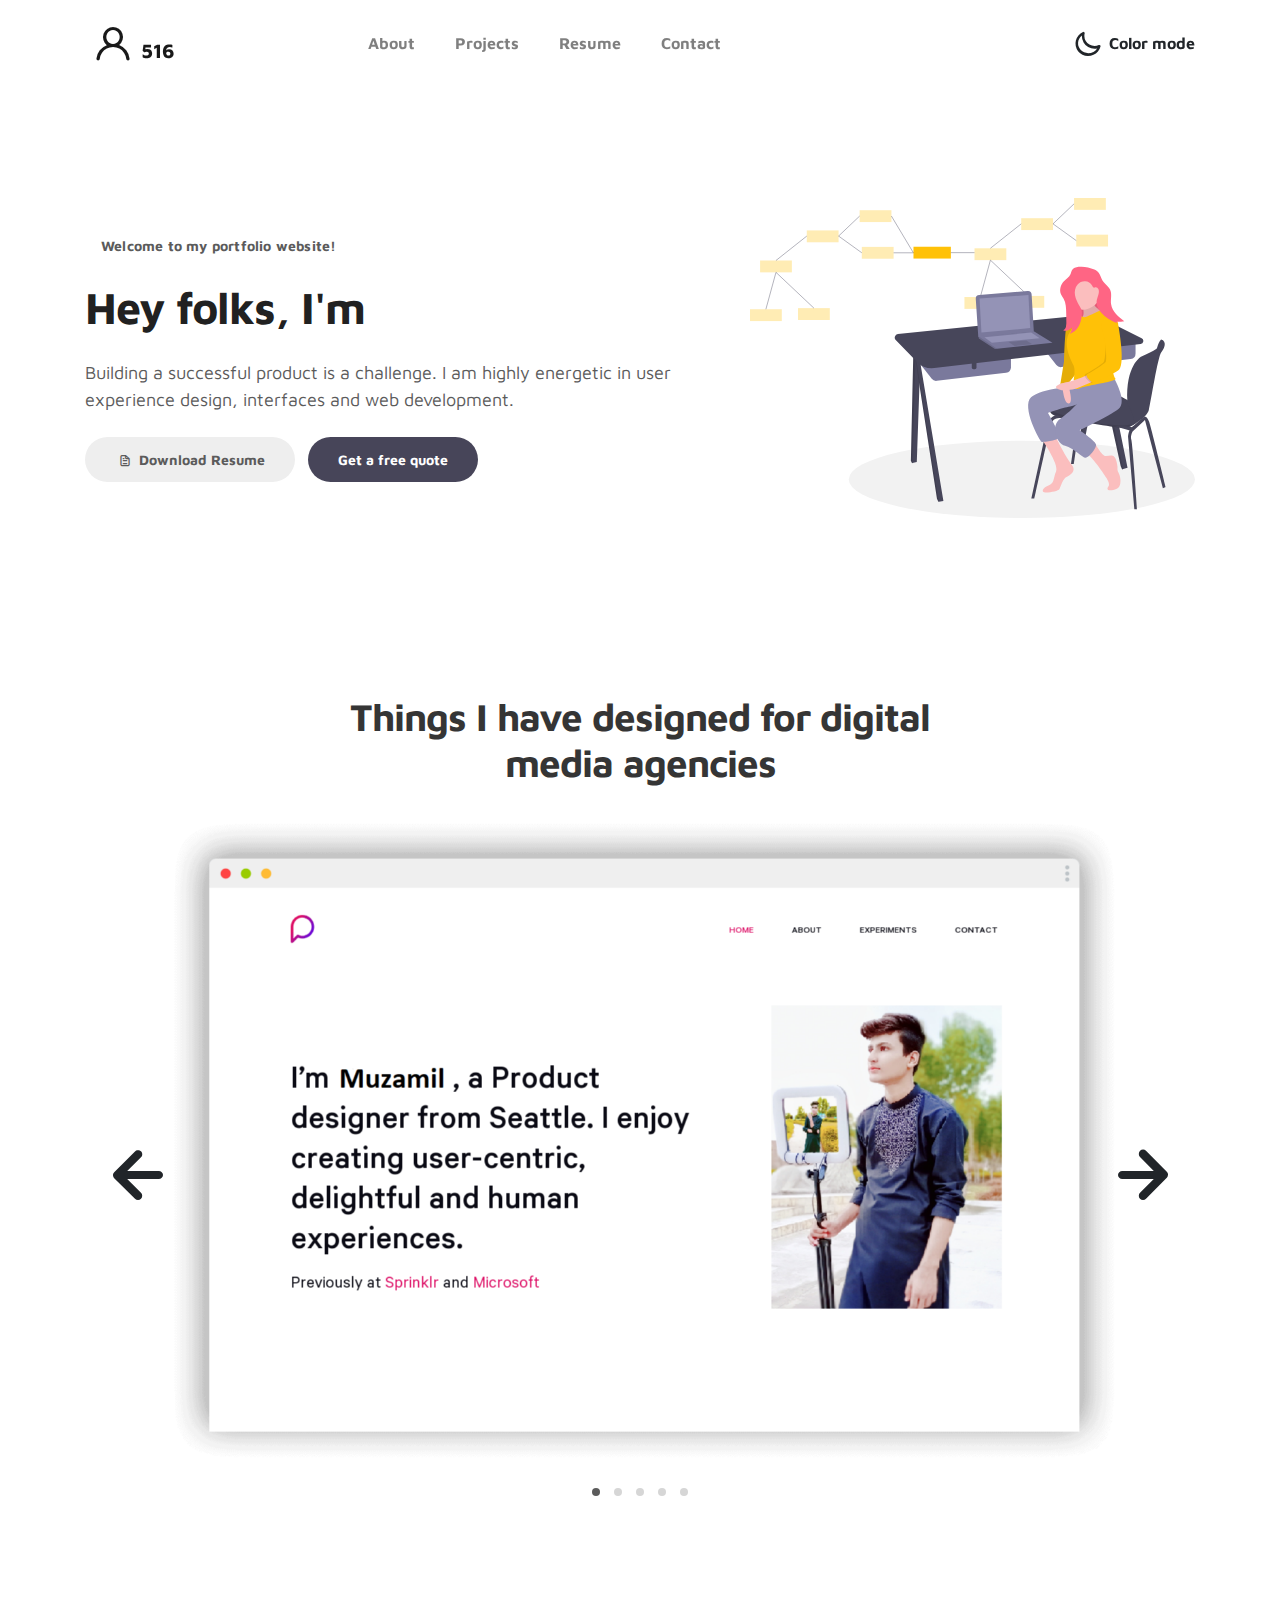
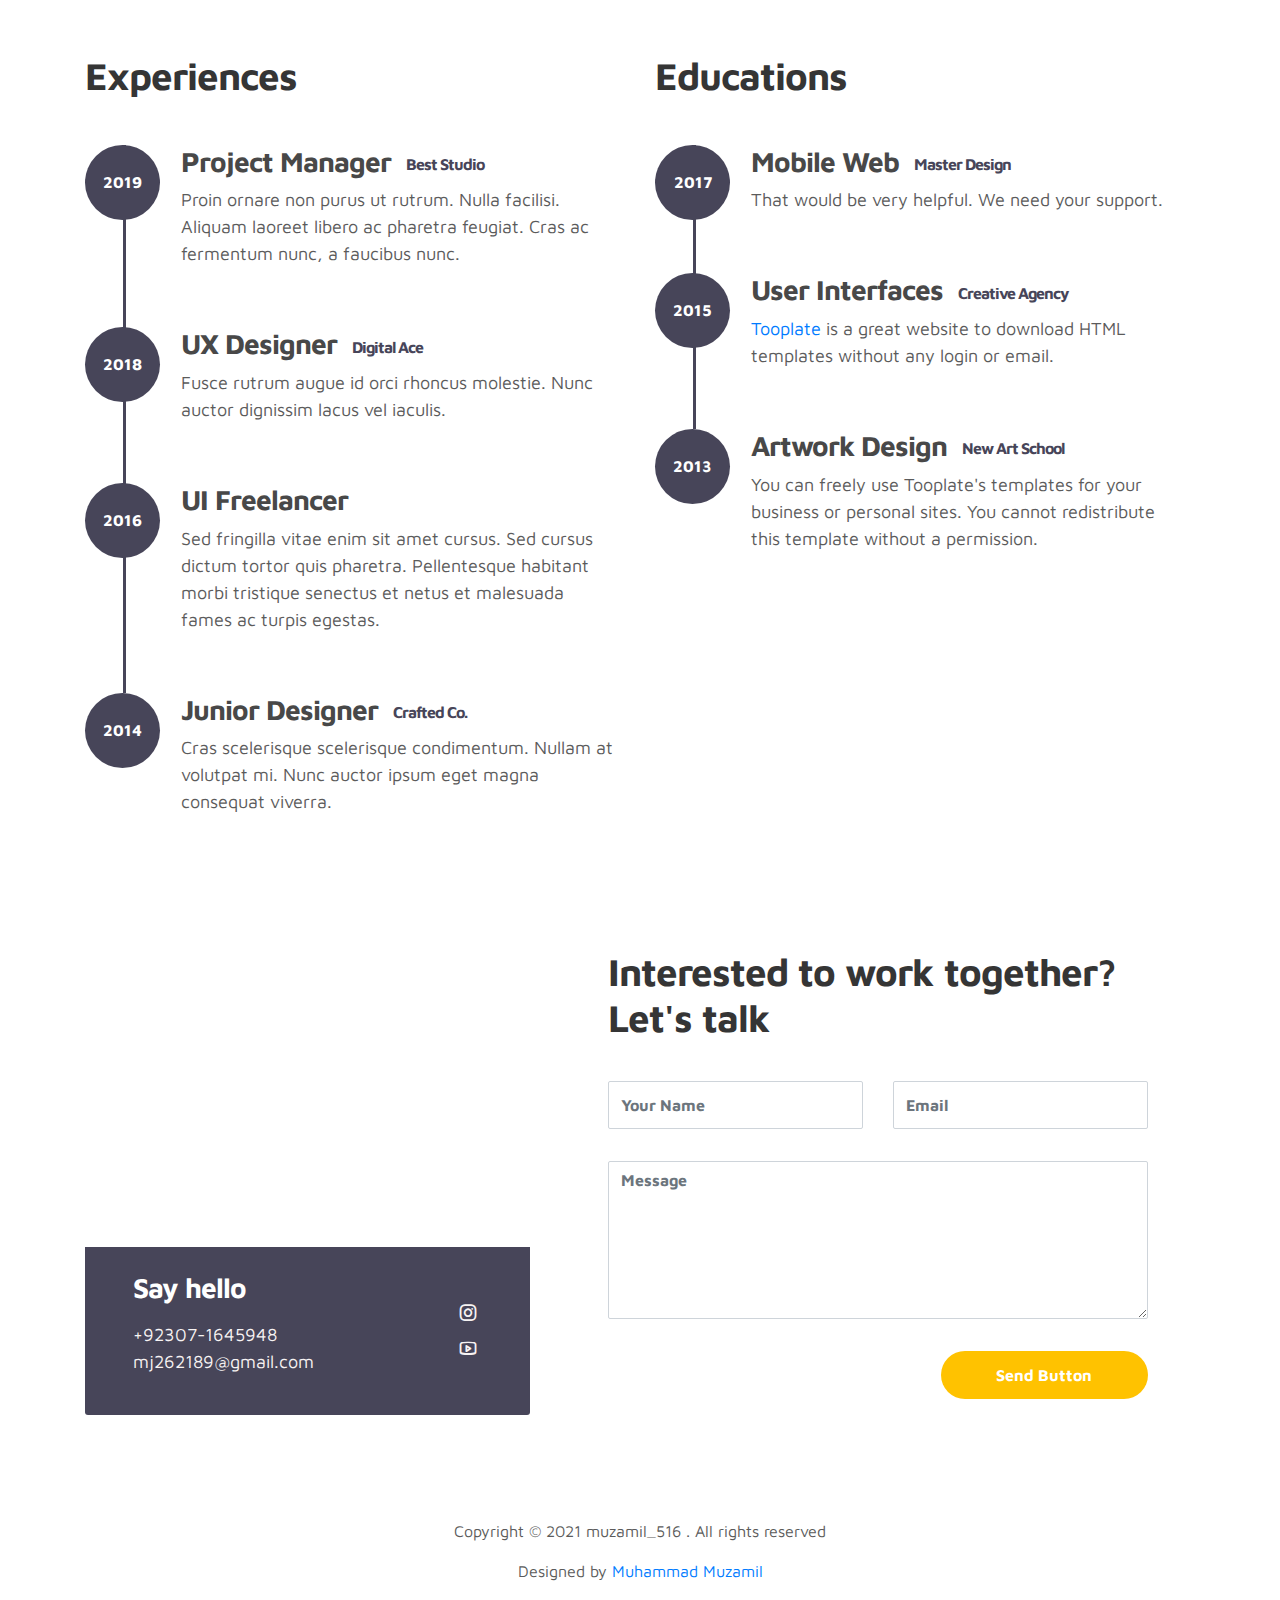
<file: index.html>
<!doctype html>
<html lang="en">
  <head>
    <meta charset="utf-8">
    <meta name="viewport" content="width=device-width, initial-scale=1, shrink-to-fit=no">
    <meta name="description" content="">
    <meta name="author" content="">

    <title>Marvel HTML Bootstrap 4 Template</title>

    <link rel="stylesheet" href="css/bootstrap.min.css">
    <link rel="stylesheet" href="css/unicons.css">
    <link rel="stylesheet" href="css/owl.carousel.min.css">
    <link rel="stylesheet" href="css/owl.theme.default.min.css">

    <!-- MAIN STYLE -->
    <link rel="stylesheet" href="css/tooplate-style.css">
    
<!--

Tooplate 2115 Marvel

https://www.tooplate.com/view/2115-marvel

-->
  </head>
  <body>

    <!-- MENU -->
    <nav class="navbar navbar-expand-sm navbar-light">
        <div class="container">
            <a class="navbar-brand" href="index.html"><i class='uil uil-user'></i>516</a>

            <button class="navbar-toggler" type="button" data-toggle="collapse" data-target="#navbarNav" aria-controls="navbarNav" aria-expanded="false"
                aria-label="Toggle navigation">
                <span class="navbar-toggler-icon"></span>
                <span class="navbar-toggler-icon"></span>
                <span class="navbar-toggler-icon"></span>
            </button>

            <div class="collapse navbar-collapse" id="navbarNav">
                <ul class="navbar-nav mx-auto">
                    <li class="nav-item">
                        <a href="#about" class="nav-link"><span data-hover="About">About</span></a>
                    </li>
                    <li class="nav-item">
                        <a href="#project" class="nav-link"><span data-hover="Projects">Projects</span></a>
                    </li>
                    <li class="nav-item">
                        <a href="#resume" class="nav-link"><span data-hover="Resume">Resume</span></a>
                    </li>
                    <li class="nav-item">
                        <a href="#contact" class="nav-link"><span data-hover="Contact">Contact</span></a>
                    </li>
                </ul>

                <ul class="navbar-nav ml-lg-auto">
                    <div class="ml-lg-4">
                      <div class="color-mode d-lg-flex justify-content-center align-items-center">
                        <i class="color-mode-icon"></i>
                        Color mode
                      </div>
                    </div>
                </ul>
            </div>
        </div>
    </nav>

    <!-- ABOUT -->
    <section class="about full-screen d-lg-flex justify-content-center align-items-center" id="about">
        <div class="container">
            <div class="row">
                
                <div class="col-lg-7 col-md-12 col-12 d-flex align-items-center">
                    <div class="about-text">
                        <small class="small-text">Welcome to <span class="mobile-block">my portfolio website!</span></small>
                        <h1 class="animated animated-text">
                            <span class="mr-2">Hey folks, I'm</span>
                                <div class="animated-info">
                                    <span class="animated-item">Muzamil</span>
                                    <span class="animated-item">Web Designer</span>
                                    <span class="animated-item">UI Specialist</span>
                                </div>
                        </h1>

                        <p>Building a successful product is a challenge. I am highly energetic in user experience design, interfaces and web development.</p>
                        
                        <div class="custom-btn-group mt-4">
                          <a href="#" class="btn mr-lg-2 custom-btn"><i class='uil uil-file-alt'></i> Download Resume</a>
                          <a href="#contact" class="btn custom-btn custom-btn-bg custom-btn-link">Get a free quote</a>
                        </div>
                    </div>
                </div>

                <div class="col-lg-5 col-md-12 col-12">
                    <div class="about-image svg">
                        <img src="images/undraw/undraw_software_engineer_lvl5.svg" class="img-fluid" alt="svg image">
                    </div>
                </div>

            </div>
        </div>
    </section>

    <!-- PROJECTS -->
    <section class="project py-5" id="project">
        <div class="container">
                
                <div class="row">
                  <div class="col-lg-11 text-center mx-auto col-12">

                      <div class="col-lg-8 mx-auto">
                        <h2>Things I have designed for digital media agencies</h2>
                      </div>

                      <div class="owl-carousel owl-theme">
                        <div class="item">
                          <div class="project-info">
                            <img src="images/project/project-image01.png" class="img-fluid" alt="project image">
                          </div>
                        </div>

                        <div class="item">
                          <div class="project-info">
                            <img src="images/project/project-image02.png" class="img-fluid" alt="project image">
                          </div>
                        </div>

                        <div class="item">
                          <div class="project-info">
                            <img src="images/project/project-image03.png" class="img-fluid" alt="project image">
                          </div>
                        </div>

                        <div class="item">
                          <div class="project-info">
                            <img src="images/project/project-image04.png" class="img-fluid" alt="project image">
                          </div>
                        </div>

                        <div class="item">
                          <div class="project-info">
                            <img src="images/project/project-image05.png" class="img-fluid" alt="project image">
                          </div>
                        </div>
                      </div>

                  </div>
                </div>
        </div>
    </section>

    <!-- FEATURES -->
    <section class="resume py-5 d-lg-flex justify-content-center align-items-center" id="resume">
        <div class="container">
            <div class="row">

                <div class="col-lg-6 col-12">
                  <h2 class="mb-4">Experiences</h2>

                    <div class="timeline">
                        <div class="timeline-wrapper">
                             <div class="timeline-yr">
                                  <span>2019</span>
                             </div>
                             <div class="timeline-info">
                                  <h3><span>Project Manager</span><small>Best Studio</small></h3>
                                  <p>Proin ornare non purus ut rutrum. Nulla facilisi. Aliquam laoreet libero ac pharetra feugiat. Cras ac fermentum nunc, a faucibus nunc.</p>
                             </div>
                        </div>

                        <div class="timeline-wrapper">
                            <div class="timeline-yr">
                                <span>2018</span>
                            </div>
                            <div class="timeline-info">
                                <h3><span>UX Designer</span><small>Digital Ace</small></h3>
                                <p>Fusce rutrum augue id orci rhoncus molestie. Nunc auctor dignissim lacus vel iaculis.</p>
                            </div>
                        </div>

                        <div class="timeline-wrapper">
                            <div class="timeline-yr">
                                <span>2016</span>
                            </div>
                            <div class="timeline-info">
                                <h3><span>UI Freelancer</h3>
                                <p>Sed fringilla vitae enim sit amet cursus. Sed cursus dictum tortor quis pharetra. Pellentesque habitant morbi tristique senectus et netus et malesuada fames ac turpis egestas.</p>
                            </div>
                        </div>
                        
                        <div class="timeline-wrapper">
                            <div class="timeline-yr">
                                <span>2014</span>
                            </div>
                            <div class="timeline-info">
                                <h3><span>Junior Designer<small>Crafted Co.</small></h3>
                                <p>Cras scelerisque scelerisque condimentum. Nullam at volutpat mi. Nunc auctor ipsum eget magna consequat viverra.</p>
                            </div>
                        </div>

                    </div>
                </div>

                <div class="col-lg-6 col-12">
                  <h2 class="mb-4 mobile-mt-2">Educations</h2>

                    <div class="timeline">
                        <div class="timeline-wrapper">
                             <div class="timeline-yr">
                                  <span>2017</span>
                             </div>
                             <div class="timeline-info">
                                  <h3><span>Mobile Web</span><small>Master Design</small></h3>
                                  <p>That would be very helpful. We need your support.</p>
                             </div>
                        </div>

                        <div class="timeline-wrapper">
                            <div class="timeline-yr">
                                <span>2015</span>
                            </div>
                            <div class="timeline-info">
                                <h3><span>User Interfaces</span><small>Creative Agency</small></h3>
                                <p><a rel="nofollow" href="https://www.facebook.com/muzamil.jamil.399">Tooplate</a> is a great website to download HTML templates without any login or email.</p>
                            </div>
                        </div>
                        
                        <div class="timeline-wrapper">
                            <div class="timeline-yr">
                                <span>2013</span>
                            </div>
                            <div class="timeline-info">
                                <h3><span>Artwork Design</span><small>New Art School</small></h3>
                                <p>You can freely use Tooplate's templates for your business or personal sites. You cannot redistribute this template without a permission.</p>
                            </div>
                        </div>

                    </div>
                </div>
                
            </div>
        </div>
    </section>

    <!-- CONTACT -->
    <section class="contact py-5" id="contact">
      <div class="container">
        <div class="row">
          
          <div class="col-lg-5 mr-lg-5 col-12">
            <div class="google-map w-100">
              <iframe src="https://www.google.com/maps/place/28%C2%B019'23.7%22N+70%C2%B007'23.3%22E/@28.3231358,70.1229721,20z/data=!4m6!3m5!1s0x0:0xf0610a8c913a9614!7e2!8m2!3d28.3232576!4d70.1231324!5m2!1e2!1e4" width="400" height="300" frameborder="0" style="border:0" allowfullscreen></iframe>
            </div>

            <div class="contact-info d-flex justify-content-between align-items-center py-4 px-lg-5">
                <div class="contact-info-item">
                  <h3 class="mb-3 text-white">Say hello</h3>
                  <p class="footer-text mb-0">+92307-1645948</p>
                  <p><a href="mj262189@gmail.com">mj262189@gmail.com</a></p>
                </div>

                <ul class="social-links">
                     <li><a href="whatsapp://send?abid=923071645948&text=Hello%2C%20World!" class="bi bi-whatsapp" data-toggle="tooltip" data-placement="left" title="Dribbble"></a></li>
                     <li><a href="https://www.instagram.com/muzamil_516/" class="uil uil-instagram" data-toggle="tooltip" data-placement="left" title="Instagram"></a></li>
                     <li><a href="https://www.youtube.com/channel/UCSW8o8mNjB8nYehdV4qcBYg" class="uil uil-youtube" data-toggle="tooltip" data-placement="left" title="Youtube"></a></li>
                </ul>
            </div>
          </div>

          <div class="col-lg-6 col-12">
            <div class="contact-form">
              <h2 class="mb-4">Interested to work together? Let's talk</h2>

              <form action="" method="get">
                <div class="row">
                  <div class="col-lg-6 col-12">
                    <input type="text" class="form-control" name="name" placeholder="Your Name" id="name">
                  </div>

                  <div class="col-lg-6 col-12">
                    <input type="email" class="form-control" name="email" placeholder="Email" id="email">
                  </div>

                  <div class="col-12">
                    <textarea name="message" rows="6" class="form-control" id="message" placeholder="Message"></textarea>
                  </div>

                  <div class="ml-lg-auto col-lg-5 col-12">
                    <input type="submit" class="form-control submit-btn" value="Send Button">
                  </div>
                </div>
              </form>
            </div>
          </div>

        </div>
      </div>
    </section>

    <!-- FOOTER -->
     <footer class="footer py-5">
          <div class="container">
               <div class="row">

                    <div class="col-lg-12 col-12">                                
                        <p class="copyright-text text-center">Copyright &copy; 2021 muzamil_516 . All rights reserved</p>
                        <p class="copyright-text text-center">Designed by <a rel="nofollow" href="https://www.facebook.com/muzamil.jamil.399">Muhammad Muzamil</a></p>
                    </div>
                    
               </div>
          </div>
     </footer>

    <script src="js/jquery-3.3.1.min.js"></script>
    <script src="js/popper.min.js"></script>
    <script src="js/bootstrap.min.js"></script>
    <script src="js/Headroom.js"></script>
    <script src="js/jQuery.headroom.js"></script>
    <script src="js/owl.carousel.min.js"></script>
    <script src="js/smoothscroll.js"></script>
    <script src="js/custom.js"></script>

  </body>
</html>
</file>
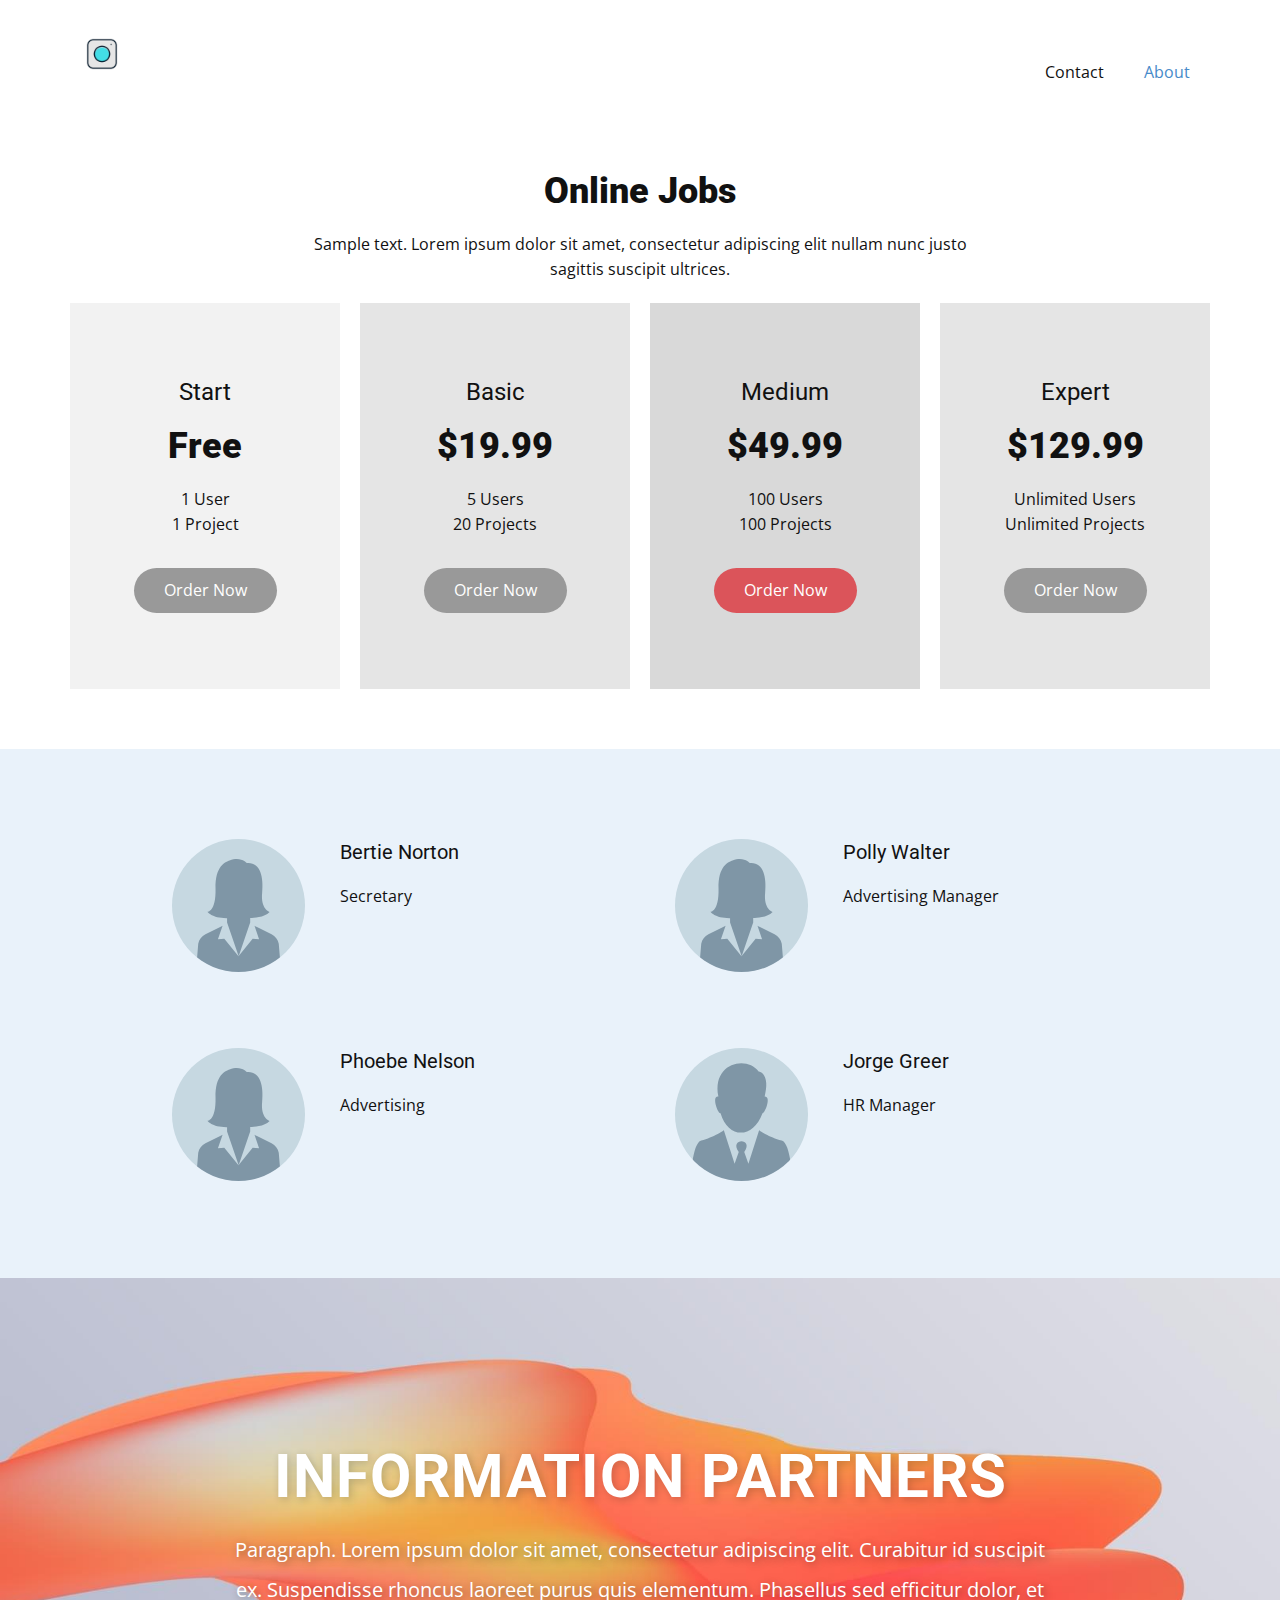
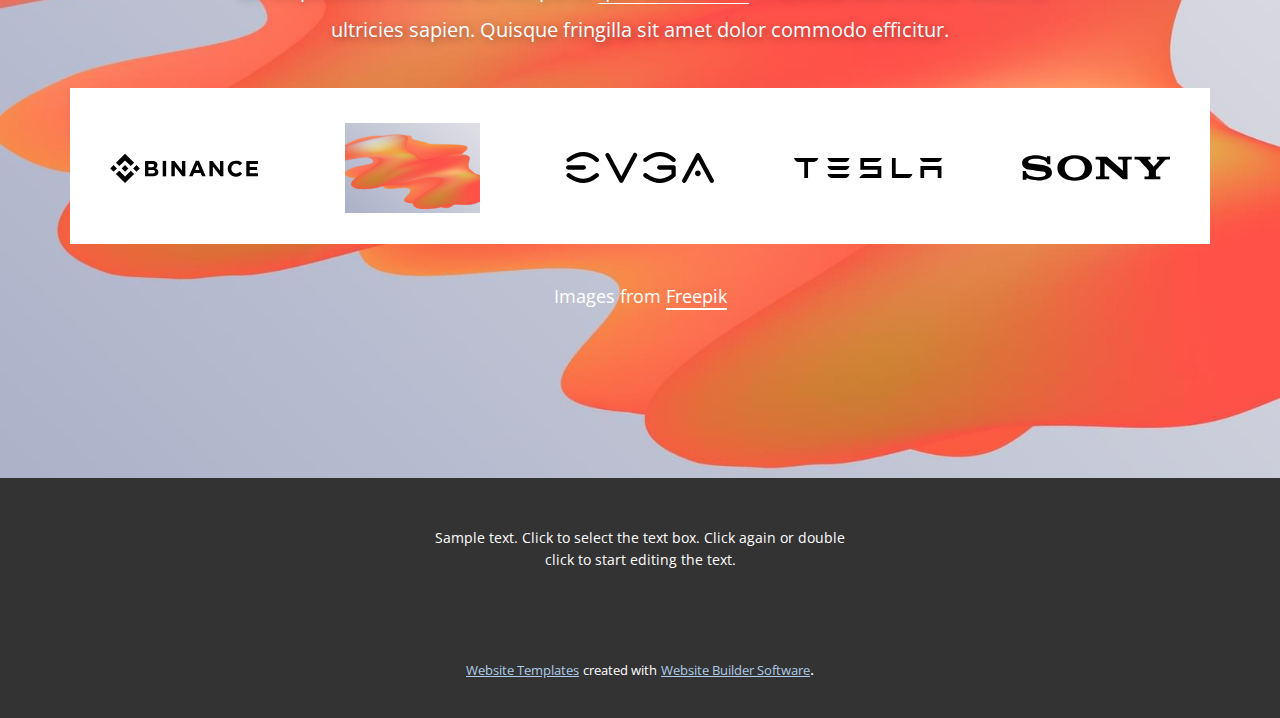
<file: About.html>
<!DOCTYPE html>
<html style="font-size: 16px;">
  <head>
    <meta name="viewport" content="width=device-width, initial-scale=1.0">
    <meta charset="utf-8">
    <meta name="keywords" content="Online Jobs, Free, $19.99, $49.99, $129.99, ​Information partners">
    <meta name="description" content="">
    <meta name="page_type" content="np-template-header-footer-from-plugin">
    <title>About</title>
    <link rel="stylesheet" href="nicepage.css" media="screen">
<link rel="stylesheet" href="About.css" media="screen">
    <script class="u-script" type="text/javascript" src="jquery.js" defer=""></script>
    <script class="u-script" type="text/javascript" src="nicepage.js" defer=""></script>
    <meta name="generator" content="Nicepage 4.6.5, nicepage.com">
    <link id="u-theme-google-font" rel="stylesheet" href="https://fonts.googleapis.com/css?family=Roboto:100,100i,300,300i,400,400i,500,500i,700,700i,900,900i|Open+Sans:300,300i,400,400i,500,500i,600,600i,700,700i,800,800i">
    
    
    
    
    <script type="application/ld+json">{
		"@context": "http://schema.org",
		"@type": "Organization",
		"name": "",
		"logo": "images/c717e5244fee75b372d61a53a3c4e384857a317954328b867738315b0dad708fc0a629e3e21a2326700f8d7b3577cdd06af58182aa28fe7dfee7e3_1280.png"
}</script>
    <meta name="theme-color" content="#478ac9">
    <meta property="og:title" content="About">
    <meta property="og:type" content="website">
  </head>
  <body class="u-body u-xl-mode"><header class="u-clearfix u-header u-header" id="sec-b66c"><div class="u-clearfix u-sheet u-valign-middle-lg u-valign-middle-md u-valign-middle-sm u-valign-middle-xl u-sheet-1">
        <a href="https://nicepage.com" class="u-image u-logo u-image-1" data-image-width="150" data-image-height="150" title="b">
          <img src="images/c717e5244fee75b372d61a53a3c4e384857a317954328b867738315b0dad708fc0a629e3e21a2326700f8d7b3577cdd06af58182aa28fe7dfee7e3_1280.png" class="u-logo-image u-logo-image-1">
        </a>
        <nav class="u-menu u-menu-dropdown u-offcanvas u-menu-1">
          <div class="menu-collapse" style="font-size: 1rem; letter-spacing: 0px;">
            <a class="u-button-style u-custom-left-right-menu-spacing u-custom-padding-bottom u-custom-top-bottom-menu-spacing u-nav-link u-text-active-palette-1-base u-text-hover-palette-2-base" href="#">
              <svg class="u-svg-link" viewBox="0 0 24 24"><use xmlns:xlink="http://www.w3.org/1999/xlink" xlink:href="#menu-hamburger"></use></svg>
              <svg class="u-svg-content" version="1.1" id="menu-hamburger" viewBox="0 0 16 16" x="0px" y="0px" xmlns:xlink="http://www.w3.org/1999/xlink" xmlns="http://www.w3.org/2000/svg"><g><rect y="1" width="16" height="2"></rect><rect y="7" width="16" height="2"></rect><rect y="13" width="16" height="2"></rect>
</g></svg>
            </a>
          </div>
          <div class="u-custom-menu u-nav-container">
            <ul class="u-nav u-unstyled u-nav-1"><li class="u-nav-item"><a class="u-button-style u-nav-link u-text-active-palette-1-base u-text-hover-palette-2-base" href="tel:+923175904362" style="padding: 10px 20px;">Contact</a>
</li><li class="u-nav-item"><a class="u-button-style u-nav-link u-text-active-palette-1-base u-text-hover-palette-2-base" href="About.html" style="padding: 10px 20px;">About</a>
</li></ul>
          </div>
          <div class="u-custom-menu u-nav-container-collapse">
            <div class="u-black u-container-style u-inner-container-layout u-opacity u-opacity-95 u-sidenav">
              <div class="u-inner-container-layout u-sidenav-overflow">
                <div class="u-menu-close"></div>
                <ul class="u-align-center u-nav u-popupmenu-items u-unstyled u-nav-2"><li class="u-nav-item"><a class="u-button-style u-nav-link" href="tel:+923175904362" style="padding: 10px 20px;">Contact</a>
</li><li class="u-nav-item"><a class="u-button-style u-nav-link" href="About.html" style="padding: 10px 20px;">About</a>
</li></ul>
              </div>
            </div>
            <div class="u-black u-menu-overlay u-opacity u-opacity-70"></div>
          </div>
        </nav>
      </div></header>
    <section class="u-align-center u-clearfix u-section-1" id="sec-1153">
      <div class="u-clearfix u-sheet u-valign-middle u-sheet-1">
        <h2 class="u-text u-text-default u-text-1">Online Jobs<br>
        </h2>
        <p class="u-text u-text-2">Sample text. Lorem ipsum dolor sit amet, consectetur adipiscing elit nullam nunc justo sagittis suscipit ultrices.</p>
        <div class="u-clearfix u-expanded-width u-gutter-20 u-layout-wrap u-layout-wrap-1">
          <div class="u-gutter-0 u-layout">
            <div class="u-layout-row">
              <div class="u-align-center u-border-no-bottom u-border-no-left u-border-no-right u-border-no-top u-container-style u-grey-5 u-layout-cell u-left-cell u-size-15 u-size-30-md u-layout-cell-1">
                <div class="u-container-layout u-valign-middle u-container-layout-1">
                  <h4 class="u-text u-text-3">Start</h4>
                  <h2 class="u-text u-text-4">Free</h2>
                  <p class="u-text u-text-5">1 User <br>1 Project 
                  </p>
                  <a href="" class="u-btn u-btn-round u-button-style u-grey-40 u-radius-50 u-btn-1">Order Now</a>
                </div>
              </div>
              <div class="u-border-no-bottom u-border-no-left u-border-no-right u-border-no-top u-container-style u-grey-10 u-layout-cell u-size-15 u-size-30-md u-layout-cell-2">
                <div class="u-container-layout u-valign-middle u-container-layout-2">
                  <h4 class="u-align-center u-text u-text-6">Basic</h4>
                  <h2 class="u-align-center u-text u-text-7">$19.99</h2>
                  <p class="u-align-center u-text u-text-8">5 Users <br>20&nbsp;Projects 
                  </p>
                  <a href="" class="u-btn u-btn-round u-button-style u-grey-40 u-radius-50 u-btn-2">Order Now</a>
                </div>
              </div>
              <div class="u-align-center u-container-style u-grey-15 u-layout-cell u-size-15 u-size-30-md u-layout-cell-3">
                <div class="u-container-layout u-valign-middle u-container-layout-3">
                  <h4 class="u-text u-text-9">Medium</h4>
                  <h2 class="u-text u-text-10">$49.99</h2>
                  <p class="u-text u-text-11">100 Users <br>100&nbsp;Projects 
                  </p>
                  <a href="" class="u-btn u-btn-round u-button-style u-palette-2-base u-radius-50 u-btn-3">Order Now</a>
                </div>
              </div>
              <div class="u-align-center u-border-no-bottom u-border-no-left u-border-no-right u-border-no-top u-container-style u-grey-10 u-layout-cell u-right-cell u-size-15 u-size-30-md u-layout-cell-4">
                <div class="u-container-layout u-valign-middle u-container-layout-4">
                  <h4 class="u-text u-text-12">Expert</h4>
                  <h2 class="u-text u-text-13">$129.99</h2>
                  <p class="u-text u-text-14">Unlimited Users <br>Unlimited&nbsp;Projects 
                  </p>
                  <a href="" class="u-btn u-btn-round u-button-style u-grey-40 u-radius-50 u-btn-4">Order Now</a>
                </div>
              </div>
            </div>
          </div>
        </div>
      </div>
    </section>
    <section class="u-align-center u-clearfix u-palette-1-light-3 u-section-2" id="sec-8a12">
      <div class="u-clearfix u-sheet u-valign-middle u-sheet-1">
        <div class="u-expanded-width-md u-expanded-width-xs u-list u-list-1">
          <div class="u-repeater u-repeater-1">
            <div class="u-align-left u-container-style u-list-item u-repeater-item">
              <div class="u-container-layout u-similar-container u-valign-top u-container-layout-1">
                <div alt="" class="u-image u-image-circle u-image-1" data-image-width="881" data-image-height="1080"></div>
                <h5 class="u-text u-text-1">Bertie Norton</h5>
                <p class="u-text u-text-2">Secretary</p>
              </div>
            </div>
            <div class="u-align-left u-container-style u-list-item u-repeater-item">
              <div class="u-container-layout u-similar-container u-valign-top u-container-layout-2">
                <div alt="" class="u-image u-image-circle u-image-2" data-image-width="881" data-image-height="1080"></div>
                <h5 class="u-text u-text-3">Polly Walter</h5>
                <p class="u-text u-text-4">Advertising Manager</p>
              </div>
            </div>
            <div class="u-align-left u-container-style u-list-item u-repeater-item">
              <div class="u-container-layout u-similar-container u-valign-top u-container-layout-3">
                <div alt="" class="u-image u-image-circle u-image-3" data-image-width="881" data-image-height="1080"></div>
                <h5 class="u-text u-text-5">Phoebe Nelson</h5>
                <p class="u-text u-text-6">Advertising</p>
              </div>
            </div>
            <div class="u-align-left u-container-style u-list-item u-repeater-item">
              <div class="u-container-layout u-similar-container u-valign-top u-container-layout-4">
                <div alt="" class="u-image u-image-circle u-image-4" data-image-width="881" data-image-height="1080"></div>
                <h5 class="u-text u-text-7">Jorge Greer</h5>
                <p class="u-text u-text-8">HR Manager</p>
              </div>
            </div>
          </div>
        </div>
      </div>
    </section>
    <section class="u-align-center u-clearfix u-image u-section-3" id="carousel_beb7" data-image-width="1620" data-image-height="1080">
      <div class="u-clearfix u-sheet u-valign-middle u-sheet-1">
        <h2 class="u-text u-text-body-alt-color u-text-default u-text-1"> Information partners </h2>
        <p class="u-text u-text-body-alt-color u-text-2">Paragraph. Lorem ipsum dolor sit amet, consectetur adipiscing elit. Curabitur id suscipit ex. Suspendisse rhoncus laoreet purus <a href="https://nicepage.com/wordpress-website-builder" class="u-border-1 u-border-active-palette-1-light-3 u-border-hover-palette-1-light-3 u-border-white u-btn u-button-link u-button-style u-none u-text-active-white u-text-body-alt-color u-text-hover-white u-btn-1">quis elementum</a>. Phasellus sed efficitur dolor, et ultricies sapien. Quisque fringilla sit amet dolor commodo efficitur.
        </p>
        <div class="u-expanded-width u-list u-list-1">
          <div class="u-repeater u-repeater-1">
            <div class="u-container-style u-list-item u-repeater-item u-white u-list-item-1">
              <div class="u-container-layout u-similar-container u-valign-middle-lg u-valign-middle-md u-valign-middle-sm u-valign-middle-xl u-container-layout-1">
                <img alt="" class="u-expanded-width u-image u-image-contain u-image-default u-image-1" data-image-width="300" data-image-height="90" src="images/1.svg">
              </div>
            </div>
            <div class="u-container-style u-list-item u-repeater-item u-white u-list-item-2">
              <div class="u-container-layout u-similar-container u-valign-middle-lg u-valign-middle-md u-valign-middle-sm u-valign-middle-xl u-container-layout-2">
                <img alt="" class="u-expanded-width u-image u-image-contain u-image-default u-image-2" data-image-width="300" data-image-height="90" src="images/fdfdf.jpg">
              </div>
            </div>
            <div class="u-container-style u-list-item u-repeater-item u-white u-list-item-3">
              <div class="u-container-layout u-similar-container u-valign-middle-lg u-valign-middle-md u-valign-middle-sm u-valign-middle-xl u-container-layout-3">
                <img alt="" class="u-expanded-width u-image u-image-contain u-image-default u-image-3" data-image-width="300" data-image-height="63" src="images/evga.svg">
              </div>
            </div>
            <div class="u-container-style u-list-item u-repeater-item u-white u-list-item-4">
              <div class="u-container-layout u-similar-container u-valign-middle-lg u-valign-middle-md u-valign-middle-sm u-valign-middle-xl u-container-layout-4">
                <img alt="" class="u-expanded-width u-image u-image-contain u-image-default u-image-4" data-image-width="300" data-image-height="39" src="images/tesla-9.svg">
              </div>
            </div>
            <div class="u-container-style u-list-item u-repeater-item u-white u-list-item-5">
              <div class="u-container-layout u-similar-container u-valign-middle-lg u-valign-middle-md u-valign-middle-sm u-valign-middle-xl u-container-layout-5">
                <img alt="" class="u-expanded-width u-image u-image-contain u-image-default u-image-5" data-image-width="300" data-image-height="54" src="images/sony-logo.svg">
              </div>
            </div>
          </div>
        </div>
        <p class="u-text u-text-body-alt-color u-text-default u-text-3">Images from <a href="https://www.freepik.com/vectors/background" class="u-active-none u-border-2 u-border-active-white u-border-hover-white u-border-white u-btn u-button-link u-button-style u-hover-none u-none u-text-body-alt-color u-btn-2">Freepik</a>
        </p>
      </div>
    </section>
    
    
    <footer class="u-align-center u-clearfix u-footer u-grey-80 u-footer" id="sec-1d6d"><div class="u-clearfix u-sheet u-sheet-1">
        <p class="u-small-text u-text u-text-variant u-text-1">Sample text. Click to select the text box. Click again or double click to start editing the text.</p>
      </div></footer>
    <section class="u-backlink u-clearfix u-grey-80">
      <a class="u-link" href="https://nicepage.com/website-templates" target="_blank">
        <span>Website Templates</span>
      </a>
      <p class="u-text">
        <span>created with</span>
      </p>
      <a class="u-link" href="" target="_blank">
        <span>Website Builder Software</span>
      </a>. 
    </section>
  </body>
</html>
</file>
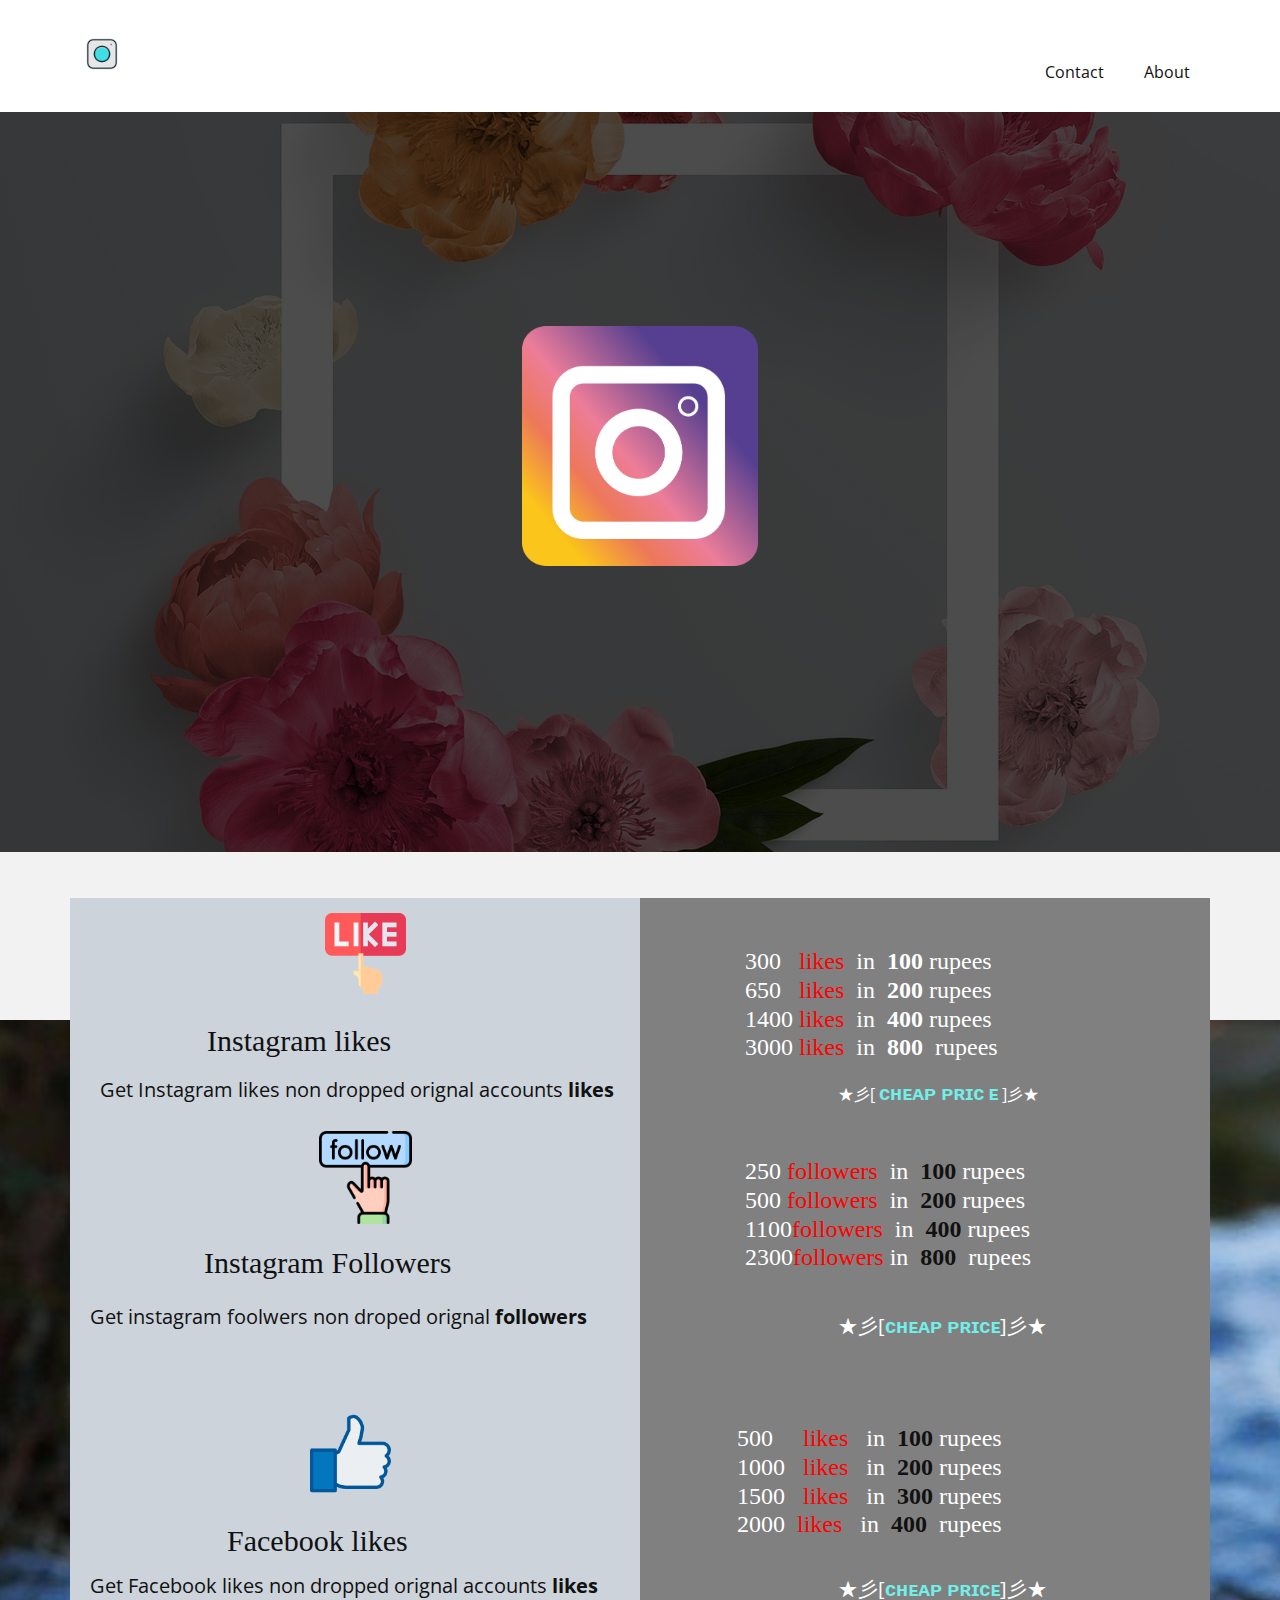
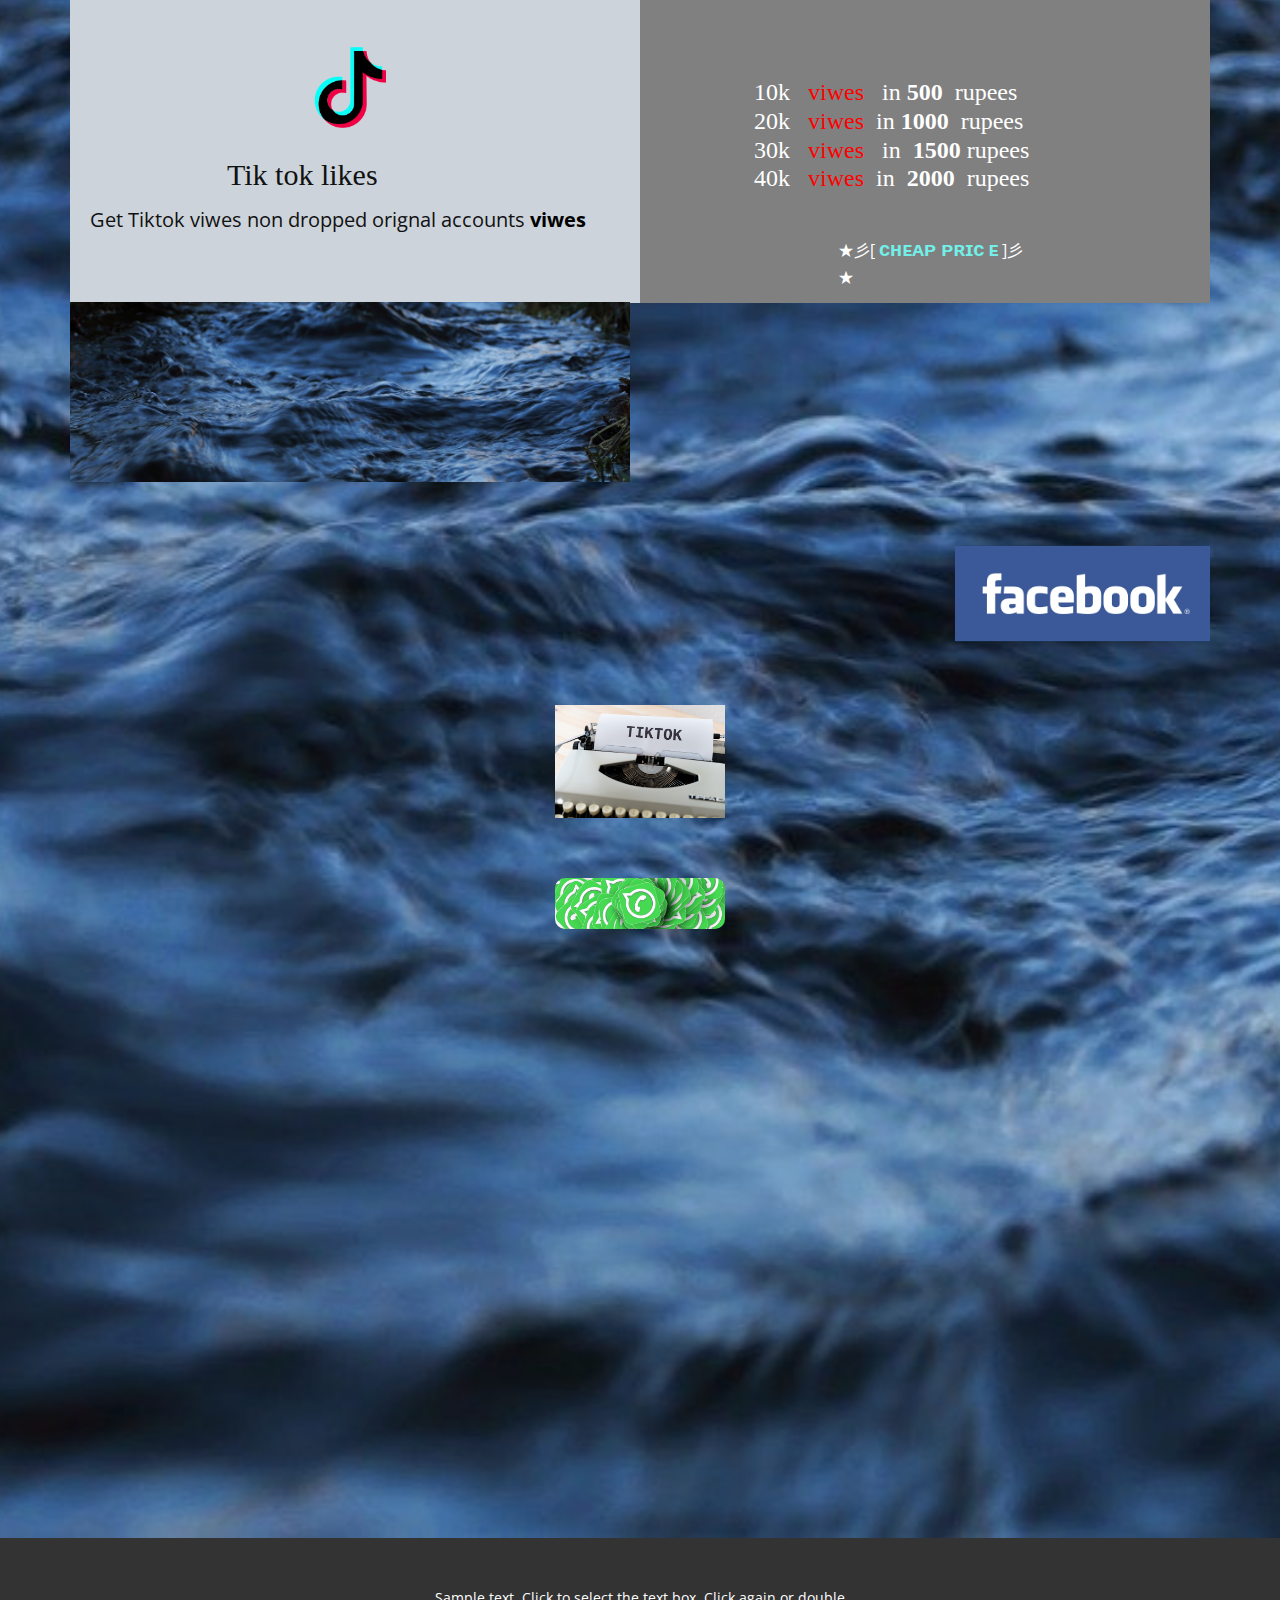
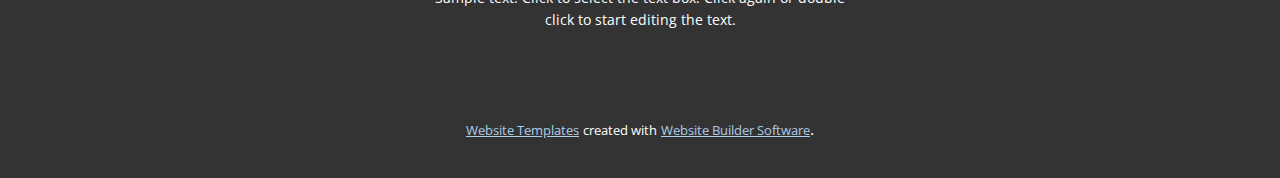
<file: Home.html>
<!DOCTYPE html>
<html style="font-size: 16px;">
  <head>
    <meta name="viewport" content="width=device-width, initial-scale=1.0">
    <meta charset="utf-8">
    <meta name="keywords" content="Extraordinary Hotels For The Curious Traveller, Inspiration, New Boutique Hotels, Can&amp;apos;t Keep Your Eyes Away? Follow Us!, Find Out What Makes Us The Best Hotel, Empire State Building, Follow Us On Instagram">
    <meta name="description" content="">
    <meta name="page_type" content="np-template-header-footer-from-plugin">
    <title>Home</title>
    <link rel="stylesheet" href="nicepage.css" media="screen">
<link rel="stylesheet" href="Home.css" media="screen">
    <script class="u-script" type="text/javascript" src="jquery.js" defer=""></script>
    <script class="u-script" type="text/javascript" src="nicepage.js" defer=""></script>
    <meta name="generator" content="Nicepage 4.6.5, nicepage.com">
    <link id="u-theme-google-font" rel="stylesheet" href="https://fonts.googleapis.com/css?family=Roboto:100,100i,300,300i,400,400i,500,500i,700,700i,900,900i|Open+Sans:300,300i,400,400i,500,500i,600,600i,700,700i,800,800i">
    
    
    
    
    <script type="application/ld+json">{
		"@context": "http://schema.org",
		"@type": "Organization",
		"name": "",
		"logo": "images/c717e5244fee75b372d61a53a3c4e384857a317954328b867738315b0dad708fc0a629e3e21a2326700f8d7b3577cdd06af58182aa28fe7dfee7e3_1280.png"
}</script>
    <meta name="theme-color" content="#478ac9">
    <meta property="og:title" content="Home">
    <meta property="og:type" content="website">
  </head>
  <body class="u-body u-xl-mode"><header class="u-clearfix u-header u-header" id="sec-b66c"><div class="u-clearfix u-sheet u-valign-middle-lg u-valign-middle-md u-valign-middle-sm u-valign-middle-xl u-sheet-1">
        <a href="https://nicepage.com" class="u-image u-logo u-image-1" data-image-width="150" data-image-height="150" title="b">
          <img src="images/c717e5244fee75b372d61a53a3c4e384857a317954328b867738315b0dad708fc0a629e3e21a2326700f8d7b3577cdd06af58182aa28fe7dfee7e3_1280.png" class="u-logo-image u-logo-image-1">
        </a>
        <nav class="u-menu u-menu-dropdown u-offcanvas u-menu-1">
          <div class="menu-collapse" style="font-size: 1rem; letter-spacing: 0px;">
            <a class="u-button-style u-custom-left-right-menu-spacing u-custom-padding-bottom u-custom-top-bottom-menu-spacing u-nav-link u-text-active-palette-1-base u-text-hover-palette-2-base" href="#">
              <svg class="u-svg-link" viewBox="0 0 24 24"><use xmlns:xlink="http://www.w3.org/1999/xlink" xlink:href="#menu-hamburger"></use></svg>
              <svg class="u-svg-content" version="1.1" id="menu-hamburger" viewBox="0 0 16 16" x="0px" y="0px" xmlns:xlink="http://www.w3.org/1999/xlink" xmlns="http://www.w3.org/2000/svg"><g><rect y="1" width="16" height="2"></rect><rect y="7" width="16" height="2"></rect><rect y="13" width="16" height="2"></rect>
</g></svg>
            </a>
          </div>
          <div class="u-custom-menu u-nav-container">
            <ul class="u-nav u-unstyled u-nav-1"><li class="u-nav-item"><a class="u-button-style u-nav-link u-text-active-palette-1-base u-text-hover-palette-2-base" href="tel:+923175904362" style="padding: 10px 20px;">Contact</a>
</li><li class="u-nav-item"><a class="u-button-style u-nav-link u-text-active-palette-1-base u-text-hover-palette-2-base" href="About.html" style="padding: 10px 20px;">About</a>
</li></ul>
          </div>
          <div class="u-custom-menu u-nav-container-collapse">
            <div class="u-black u-container-style u-inner-container-layout u-opacity u-opacity-95 u-sidenav">
              <div class="u-inner-container-layout u-sidenav-overflow">
                <div class="u-menu-close"></div>
                <ul class="u-align-center u-nav u-popupmenu-items u-unstyled u-nav-2"><li class="u-nav-item"><a class="u-button-style u-nav-link" href="tel:+923175904362" style="padding: 10px 20px;">Contact</a>
</li><li class="u-nav-item"><a class="u-button-style u-nav-link" href="About.html" style="padding: 10px 20px;">About</a>
</li></ul>
              </div>
            </div>
            <div class="u-black u-menu-overlay u-opacity u-opacity-70"></div>
          </div>
        </nav>
      </div></header>
    <section class="u-clearfix u-image u-shading u-section-1" id="carousel_44d6" data-image-width="150" data-image-height="150">
      <div class="u-clearfix u-sheet u-sheet-1">
        <div class="u-container-style u-group u-group-1">
          <div class="u-container-layout">
            <img src="images/ff09e628e266e09669da736689c2cb35791b4690a24ded2e72eb6af2ec320b25c8ac3a51c1e162389625ba067df57d2b34dcdc3f2911fe7a4af15c_1280.png" alt="" class="u-image u-image-contain u-image-default u-image-1" data-image-width="1262" data-image-height="1280">
          </div>
        </div>
      </div>
    </section>
    <section class="u-align-center u-clearfix u-grey-5 u-section-2" id="sec-fbda">
      <div class="u-clearfix u-sheet u-valign-middle u-sheet-1"></div>
    </section>
    <section class="u-clearfix u-image u-uploaded-video u-section-3" id="carousel_f209" data-image-width="1280" data-image-height="853">
      <div class="u-clearfix u-sheet u-sheet-1">
        <div class="u-clearfix u-expanded-width u-gutter-0 u-layout-wrap u-layout-wrap-1">
          <div class="u-layout">
            <div class="u-layout-row">
              <div class="u-container-style u-layout-cell u-left-cell u-palette-5-light-1 u-size-30 u-layout-cell-1">
                <div class="u-container-layout u-container-layout-1"><span class="u-file-icon u-icon u-icon-1"><img src="images/6531078.png" alt=""></span>
                  <h3 class="u-custom-font u-font-georgia u-text u-text-1">Instagram likes</h3>
                  <p class="u-text u-text-2">Get Instagram likes non dropped orignal accounts <span style="font-weight: 700;">likes</span>
                  </p>
                </div>
              </div>
              <div class="u-container-style u-grey-50 u-layout-cell u-size-30 u-layout-cell-2">
                <div class="u-container-layout u-container-layout-2">
                  <h3 class="u-custom-font u-font-georgia u-text u-text-3">
                    <span style="font-size: 1.5rem;">300&nbsp; &nbsp;<span class="u-text-custom-color-1">likes&nbsp;</span> in&nbsp;&nbsp;<span style="font-weight: 700;">100</span> rupees<br>650&nbsp; &nbsp;<span class="u-text-custom-color-1">likes</span>&nbsp; in&nbsp;&nbsp;<span style="font-weight: 700;">200</span> rupees<br>1400&nbsp;<span class="u-text-custom-color-1">likes&nbsp;</span> in&nbsp; <span style="font-weight: 700;">400</span> rupees<br>3000 <span class="u-text-custom-color-1">likes</span>&nbsp; in&nbsp;&nbsp;<span style="font-weight: 700;">800</span>&nbsp; rupees
                    </span>
                    <br>
                  </h3>
                  <p class="u-text u-text-4">★彡[<span class="u-text-palette-4-light-1" style="font-weight: 700;">
                      <span style="font-size: 1.25rem;">ᴄʜᴇᴀᴘ ᴘʀɪᴄ</span>
                      <span style="font-size: 1.25rem;">ᴇ</span>
                    </span>]彡★
                  </p>
                </div>
              </div>
            </div>
          </div>
        </div>
        <div class="u-clearfix u-expanded-width u-gutter-0 u-layout-custom-xs u-layout-wrap u-layout-wrap-2">
          <div class="u-layout">
            <div class="u-layout-row">
              <div class="u-container-style u-layout-cell u-left-cell u-palette-5-light-1 u-size-30-lg u-size-30-md u-size-30-sm u-size-30-xl u-size-60-xs u-layout-cell-3">
                <div class="u-container-layout u-container-layout-3"><span class="u-file-icon u-icon u-icon-2"><img src="images/38932581.png" alt=""></span>
                  <h3 class="u-custom-font u-font-georgia u-text u-text-5">Instagram Followers</h3>
                  <p class="u-text u-text-6">Get instagram foolwers non droped orignal <span style="font-weight: 700;">followers</span>
                    <span style="font-weight: 700;"></span>
                    <span style="font-weight: 700;">
                      <span style="font-weight: 400;">
                        <span style="font-weight: 700;">
                          <span style="font-weight: 400;"></span>
                        </span>
                      </span>
                    </span>
                  </p>
                </div>
              </div>
              <div class="u-container-style u-grey-50 u-layout-cell u-size-30-lg u-size-30-md u-size-30-sm u-size-30-xl u-size-60-xs u-layout-cell-4">
                <div class="u-container-layout u-container-layout-4">
                  <h3 class="u-custom-font u-font-georgia u-text u-text-7">250&nbsp;<span class="u-text-custom-color-1">followers&nbsp;</span> in&nbsp;&nbsp;<span style="font-weight: 700;" class="u-text-body-color">100&nbsp;</span>rupees<br>500&nbsp;<span class="u-text-custom-color-1">followers&nbsp;</span> in&nbsp;&nbsp;<span style="font-weight: 700;" class="u-text-body-color">200</span> rupees<br>1100<span class="u-text-custom-color-1">followers&nbsp;</span> in&nbsp; <span style="font-weight: 700;" class="u-text-body-color">400</span> rupees<br>2300<span class="u-text-custom-color-1">followers</span>&nbsp;in&nbsp;<span style="font-weight: 700;">
                      <span class="u-text-body-color">800</span>&nbsp;
                    </span> rupees
                  </h3>
                  <p class="u-text u-text-8">★彡[<span style="font-weight: 700;" class="u-text-palette-4-light-1">ᴄʜᴇᴀᴘ ᴘʀɪᴄᴇ</span>]彡★<br>
                  </p>
                </div>
              </div>
            </div>
          </div>
        </div>
        <div class="u-clearfix u-expanded-width u-gutter-0 u-layout-wrap u-layout-wrap-3">
          <div class="u-layout">
            <div class="u-layout-row">
              <div class="u-container-style u-layout-cell u-left-cell u-palette-5-light-1 u-size-30 u-layout-cell-5">
                <div class="u-container-layout u-container-layout-5"><span class="u-file-icon u-icon u-icon-3"><img src="images/889140.png" alt=""></span>
                  <h3 class="u-custom-font u-font-georgia u-text u-text-9">Facebook likes</h3>
                  <p class="u-text u-text-10">Get Facebook likes non dropped orignal accounts <span style="font-weight: 700;">likes</span>
                  </p>
                </div>
              </div>
              <div class="u-container-style u-grey-50 u-layout-cell u-size-30 u-layout-cell-6">
                <div class="u-container-layout u-container-layout-6">
                  <h3 class="u-custom-font u-font-georgia u-text u-text-11">500&nbsp; &nbsp; &nbsp;<span class="u-text-custom-color-1">likes</span>
                    <span class="u-text-custom-color-1">&nbsp;</span>&nbsp;in&nbsp;&nbsp;<span style="font-weight: 700;" class="u-text-body-color">100</span> rupees<br>1000&nbsp; &nbsp;<span class="u-text-custom-color-1">likes</span>
                    <span class="u-text-custom-color-1">&nbsp;</span>&nbsp;in&nbsp; <span style="font-weight: 700;" class="u-text-body-color">200</span> rupees<br>1500&nbsp; &nbsp;<span class="u-text-custom-color-1">likes&nbsp;</span>&nbsp; in&nbsp; <span style="font-weight: 700;" class="u-text-body-color">300</span> rupees<br>2000&nbsp; <span class="u-text-custom-color-1">likes</span>&nbsp; &nbsp;in&nbsp; <span style="font-weight: 700;">
                      <span class="u-text-body-color">400</span>&nbsp;
                    </span> rupees
                  </h3>
                  <p class="u-text u-text-12">★彡[<span style="font-weight: 700;" class="u-text-palette-4-light-1">ᴄʜᴇᴀᴘ ᴘʀɪᴄᴇ</span>]彡★<br>
                  </p>
                </div>
              </div>
            </div>
          </div>
        </div>
        <div class="u-clearfix u-expanded-width u-gutter-0 u-layout-wrap u-layout-wrap-4">
          <div class="u-layout">
            <div class="u-layout-row">
              <div class="u-container-style u-layout-cell u-left-cell u-palette-5-light-1 u-size-30 u-layout-cell-7">
                <div class="u-container-layout u-container-layout-7"><span class="u-file-icon u-icon u-icon-4"><img src="images/3046126.png" alt=""></span>
                  <h3 class="u-custom-font u-font-georgia u-text u-text-13">Tik tok likes</h3>
                  <p class="u-text u-text-14">Get Tiktok viwes non dropped orignal accounts <span class="u-text-black" style="font-weight: 700;">viwes</span>
                  </p>
                </div>
              </div>
              <div class="u-container-style u-grey-50 u-layout-cell u-size-30 u-layout-cell-8">
                <div class="u-container-layout u-container-layout-8">
                  <h3 class="u-custom-font u-font-georgia u-text u-text-15">10k&nbsp; &nbsp;<span class="u-text-custom-color-1">viwes</span>
                    <span class="u-text-custom-color-1">&nbsp;</span> in&nbsp;<span class="u-text-white"><b>500</b>
                    </span>&nbsp;rupees<br>20k&nbsp; &nbsp;<font color="#ff0000">viwes</font>&nbsp; in&nbsp;<span class="u-text-white"><b>1000</b>
                    </span>&nbsp;rupees<br>30k&nbsp; &nbsp;<span class="u-text-custom-color-1">viwes</span>
                    <span class="u-text-custom-color-1">&nbsp;</span>&nbsp;in&nbsp; <b>1500</b>&nbsp;rupees<br>40k&nbsp; &nbsp;<font color="#ff0000">viwes&nbsp;</font>&nbsp;in&nbsp; <b>2000</b>&nbsp; rupees<br>
                  </h3>
                  <p class="u-text u-text-16">★彡[<span class="u-text-palette-4-light-1" style="font-weight: 700;">
                      <span style="font-size: 1.25rem;">ᴄʜᴇᴀᴘ ᴘʀɪᴄ</span>
                      <span style="font-size: 1.25rem;">ᴇ</span>
                    </span>]彡★
                  </p>
                </div>
              </div>
            </div>
          </div>
        </div>
        <img class="u-expanded-width-xs u-image u-image-default u-preserve-proportions u-image-1" src="images/17cecbb61d1f1171e844e5c34ee592eb67968220b3c16da3ad6c316f89a7cf7d255b6fc0dcb2be9c45e18ed8abd1f4c1e77611a57b9a67c6a8ac59_1280.jpg" alt="" data-image-width="150" data-image-height="48" data-href="https://www.instagram.com/muzamil_516/">
        <img class="u-expanded-width-xs u-image u-image-default u-image-2" src="images/g0442965c3d3183904254ae22e9abeb7169ab4087cc51df378b186038a2c3ec9267cd8ec14e76801a0f4d4973e20e82d3_1280.png" alt="" data-image-width="1280" data-image-height="640" data-href="https://www.facebook.com/muzamil.jamil.399">
        <img class="u-expanded-width-xs u-image u-image-default u-image-3" src="images/e72266f58ec1e06d7c42e8a168d67c98b3f8d2aa667179985efa145d54f57796982c7a082ce9760880d20bbfe32ca247a63b381361e22babc383a4_1280.jpg" alt="" data-image-width="1280" data-image-height="853" data-href="https://www.tiktok.com/@inoxentboy222official?lang=en">
        <img class="u-expanded-width-xs u-image u-image-round u-radius-10 u-image-4" src="images/5d02c8bf6c8604be0d3e7e1bd9af364a1280dafbf946d0a46ab944ffa2ceafd5eb58ae57dc1d4b7a3beae93ceeeb35b1adcdf5775166a542e415a6_1280.jpg" alt="" data-image-width="1280" data-image-height="384" data-href="https://wa.me/923071645948">
      </div>
    </section>
    
    
    <footer class="u-align-center u-clearfix u-footer u-grey-80 u-footer" id="sec-1d6d"><div class="u-clearfix u-sheet u-sheet-1">
        <p class="u-small-text u-text u-text-variant u-text-1">Sample text. Click to select the text box. Click again or double click to start editing the text.</p>
      </div></footer>
    <section class="u-backlink u-clearfix u-grey-80">
      <a class="u-link" href="https://nicepage.com/website-templates" target="_blank">
        <span>Website Templates</span>
      </a>
      <p class="u-text">
        <span>created with</span>
      </p>
      <a class="u-link" href="" target="_blank">
        <span>Website Builder Software</span>
      </a>. 
    </section><span style="height: 64px; width: 64px; margin-left: 0px; margin-right: auto; margin-top: 0px; background-image: none; right: 20px; bottom: 20px" class="u-back-to-top u-icon u-icon-circle u-opacity u-opacity-85 u-palette-1-base u-spacing-15" data-href="#">
        <svg class="u-svg-link" preserveAspectRatio="xMidYMin slice" viewBox="0 0 551.13 551.13"><use xmlns:xlink="http://www.w3.org/1999/xlink" xlink:href="#svg-1d98"></use></svg>
        <svg class="u-svg-content" enable-background="new 0 0 551.13 551.13" viewBox="0 0 551.13 551.13" xmlns="http://www.w3.org/2000/svg" id="svg-1d98"><path d="m275.565 189.451 223.897 223.897h51.668l-275.565-275.565-275.565 275.565h51.668z"></path></svg>
    </span>
  </body>
</html>
</file>
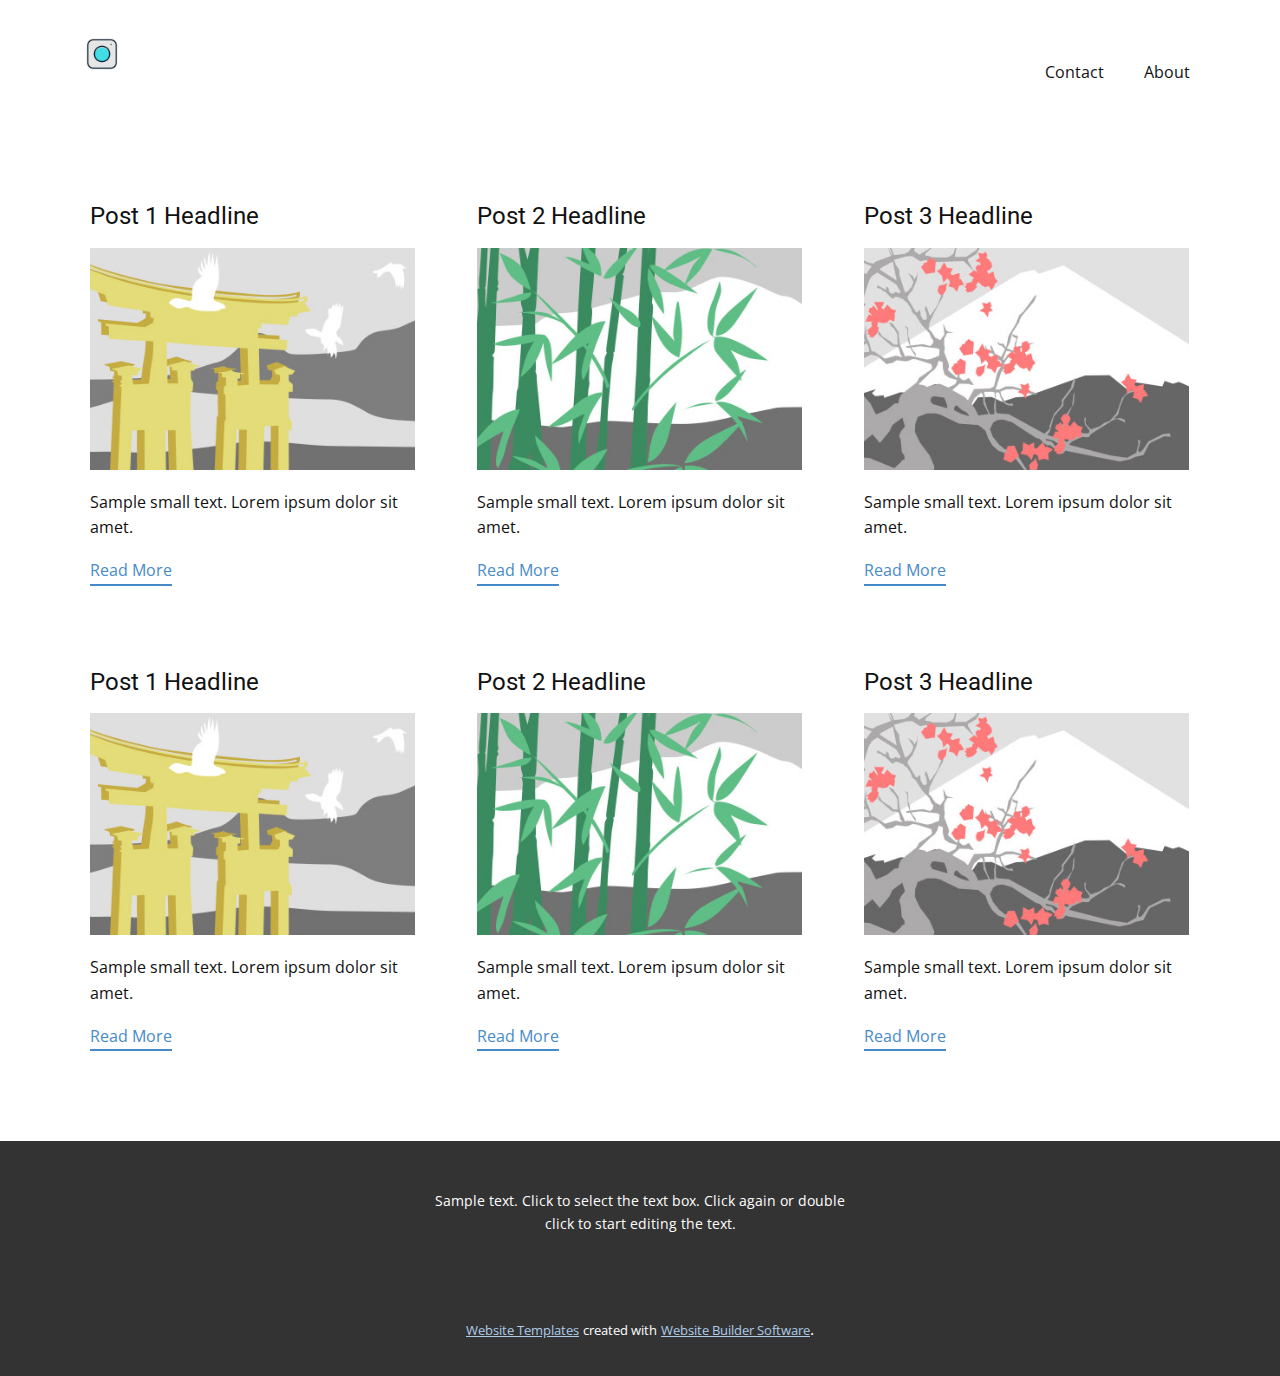
<file: blog/blog.html>
<html style="font-size: 16px;"><head>
    <meta name="viewport" content="width=device-width, initial-scale=1.0">
    <meta charset="utf-8">
    <meta name="keywords" content="">
    <meta name="description" content="">
    <meta name="page_type" content="np-template-header-footer-from-plugin">
    <title>Blog Template</title>
    <link rel="stylesheet" href="../nicepage.css" media="screen">
<link rel="stylesheet" href="../Blog-Template.css" media="screen">
    <script class="u-script" type="text/javascript" src="../jquery.js" defer=""></script>
    <script class="u-script" type="text/javascript" src="../nicepage.js" defer=""></script>
    <meta name="generator" content="Nicepage 4.6.5, nicepage.com">
    <link id="u-theme-google-font" rel="stylesheet" href="https://fonts.googleapis.com/css?family=Roboto:100,100i,300,300i,400,400i,500,500i,700,700i,900,900i|Open+Sans:300,300i,400,400i,500,500i,600,600i,700,700i,800,800i">
    
    
    <script type="application/ld+json">{
		"@context": "http://schema.org",
		"@type": "Organization",
		"name": "",
		"logo": "images/c717e5244fee75b372d61a53a3c4e384857a317954328b867738315b0dad708fc0a629e3e21a2326700f8d7b3577cdd06af58182aa28fe7dfee7e3_1280.png"
}</script>
    <meta name="theme-color" content="#478ac9">
  </head>
  <body class="u-body u-xl-mode"><header class="u-clearfix u-header u-header" id="sec-b66c"><div class="u-clearfix u-sheet u-valign-middle-lg u-valign-middle-md u-valign-middle-sm u-valign-middle-xl u-sheet-1">
        <a href="https://nicepage.com" class="u-image u-logo u-image-1" data-image-width="150" data-image-height="150" title="b">
          <img src="../images/c717e5244fee75b372d61a53a3c4e384857a317954328b867738315b0dad708fc0a629e3e21a2326700f8d7b3577cdd06af58182aa28fe7dfee7e3_1280.png" class="u-logo-image u-logo-image-1">
        </a>
        <nav class="u-menu u-menu-dropdown u-offcanvas u-menu-1">
          <div class="menu-collapse" style="font-size: 1rem; letter-spacing: 0px;">
            <a class="u-button-style u-custom-left-right-menu-spacing u-custom-padding-bottom u-custom-top-bottom-menu-spacing u-nav-link u-text-active-palette-1-base u-text-hover-palette-2-base" href="#">
              <svg class="u-svg-link" viewBox="0 0 24 24"><use xmlns:xlink="http://www.w3.org/1999/xlink" xlink:href="#menu-hamburger"></use></svg>
              <svg class="u-svg-content" version="1.1" id="menu-hamburger" viewBox="0 0 16 16" x="0px" y="0px" xmlns:xlink="http://www.w3.org/1999/xlink" xmlns="http://www.w3.org/2000/svg"><g><rect y="1" width="16" height="2"></rect><rect y="7" width="16" height="2"></rect><rect y="13" width="16" height="2"></rect>
</g></svg>
            </a>
          </div>
          <div class="u-custom-menu u-nav-container">
            <ul class="u-nav u-unstyled u-nav-1"><li class="u-nav-item"><a class="u-button-style u-nav-link u-text-active-palette-1-base u-text-hover-palette-2-base" href="../tel:+923175904362" style="padding: 10px 20px;">Contact</a>
</li><li class="u-nav-item"><a class="u-button-style u-nav-link u-text-active-palette-1-base u-text-hover-palette-2-base" href="../About.html" style="padding: 10px 20px;">About</a>
</li></ul>
          </div>
          <div class="u-custom-menu u-nav-container-collapse">
            <div class="u-black u-container-style u-inner-container-layout u-opacity u-opacity-95 u-sidenav">
              <div class="u-inner-container-layout u-sidenav-overflow">
                <div class="u-menu-close"></div>
                <ul class="u-align-center u-nav u-popupmenu-items u-unstyled u-nav-2"><li class="u-nav-item"><a class="u-button-style u-nav-link" href="../tel:+923175904362" style="padding: 10px 20px;">Contact</a>
</li><li class="u-nav-item"><a class="u-button-style u-nav-link" href="../About.html" style="padding: 10px 20px;">About</a>
</li></ul>
              </div>
            </div>
            <div class="u-black u-menu-overlay u-opacity u-opacity-70"></div>
          </div>
        </nav>
      </div></header>
    <section class="u-clearfix u-section-1" id="sec-9838">
      <div class="u-clearfix u-sheet u-valign-middle u-sheet-1"><!--blog--><!--blog_options_json--><!--{"type":"Recent","source":"","tags":"","count":""}--><!--/blog_options_json-->
        <div class="u-blog u-expanded-width u-repeater u-repeater-1"><!--blog_post-->
          <div class="u-blog-post u-container-style u-repeater-item u-white u-repeater-item-1">
            <div class="u-container-layout u-similar-container u-valign-top u-container-layout-1"><!--blog_post_header-->
              <h4 class="u-blog-control u-text u-text-1">
                <a class="u-post-header-link" href="../blog/post-5.html"><!--blog_post_header_content-->Post 1 Headline<!--/blog_post_header_content--></a>
              </h4><!--/blog_post_header--><!--blog_post_image-->
              <a class="u-post-header-link" href="../blog/post-5.html"><img alt="" class="u-blog-control u-expanded-width u-image u-image-default u-image-1" src="[data-uri]"></a><!--/blog_post_image--><!--blog_post_content-->
              <div class="u-blog-control u-post-content u-text u-text-2 fr-view">Sample small text. Lorem ipsum dolor sit amet.</div><!--/blog_post_content--><!--blog_post_readmore-->
              <a href="../blog/post-5.html" class="u-blog-control u-border-2 u-border-palette-1-base u-btn u-btn-rectangle u-button-style u-none u-btn-1"><!--blog_post_readmore_content--><!--options_json--><!--{"content":"","defaultValue":"Read More"}--><!--/options_json-->Read More<!--/blog_post_readmore_content--></a><!--/blog_post_readmore-->
            </div>
          </div><div class="u-blog-post u-container-style u-repeater-item u-video-cover u-white">
            <div class="u-container-layout u-similar-container u-valign-top u-container-layout-2"><!--blog_post_header-->
              <h4 class="u-blog-control u-text u-text-3">
                <a class="u-post-header-link" href="../blog/post-4.html"><!--blog_post_header_content-->Post 2 Headline<!--/blog_post_header_content--></a>
              </h4><!--/blog_post_header--><!--blog_post_image-->
              <a class="u-post-header-link" href="../blog/post-4.html"><img alt="" class="u-blog-control u-expanded-width u-image u-image-default u-image-2" src="[data-uri]"></a><!--/blog_post_image--><!--blog_post_content-->
              <div class="u-blog-control u-post-content u-text u-text-4 fr-view">Sample small text. Lorem ipsum dolor sit amet.</div><!--/blog_post_content--><!--blog_post_readmore-->
              <a href="../blog/post-4.html" class="u-blog-control u-border-2 u-border-palette-1-base u-btn u-btn-rectangle u-button-style u-none u-btn-2"><!--blog_post_readmore_content--><!--options_json--><!--{"content":"","defaultValue":"Read More"}--><!--/options_json-->Read More<!--/blog_post_readmore_content--></a><!--/blog_post_readmore-->
            </div>
          </div><div class="u-blog-post u-container-style u-repeater-item u-video-cover u-white">
            <div class="u-container-layout u-similar-container u-valign-top u-container-layout-3"><!--blog_post_header-->
              <h4 class="u-blog-control u-text u-text-5">
                <a class="u-post-header-link" href="../blog/post-3.html"><!--blog_post_header_content-->Post 3 Headline<!--/blog_post_header_content--></a>
              </h4><!--/blog_post_header--><!--blog_post_image-->
              <a class="u-post-header-link" href="../blog/post-3.html"><img alt="" class="u-blog-control u-expanded-width u-image u-image-default u-image-3" src="[data-uri]"></a><!--/blog_post_image--><!--blog_post_content-->
              <div class="u-blog-control u-post-content u-text u-text-6 fr-view">Sample small text. Lorem ipsum dolor sit amet.</div><!--/blog_post_content--><!--blog_post_readmore-->
              <a href="../blog/post-3.html" class="u-blog-control u-border-2 u-border-palette-1-base u-btn u-btn-rectangle u-button-style u-none u-btn-3"><!--blog_post_readmore_content--><!--options_json--><!--{"content":"","defaultValue":"Read More"}--><!--/options_json-->Read More<!--/blog_post_readmore_content--></a><!--/blog_post_readmore-->
            </div>
          </div><div class="u-blog-post u-container-style u-repeater-item u-white u-repeater-item-1">
            <div class="u-container-layout u-similar-container u-valign-top u-container-layout-1"><!--blog_post_header-->
              <h4 class="u-blog-control u-text u-text-1">
                <a class="u-post-header-link" href="../blog/post-2.html"><!--blog_post_header_content-->Post 1 Headline<!--/blog_post_header_content--></a>
              </h4><!--/blog_post_header--><!--blog_post_image-->
              <a class="u-post-header-link" href="../blog/post-2.html"><img alt="" class="u-blog-control u-expanded-width u-image u-image-default u-image-1" src="[data-uri]"></a><!--/blog_post_image--><!--blog_post_content-->
              <div class="u-blog-control u-post-content u-text u-text-2 fr-view">Sample small text. Lorem ipsum dolor sit amet.</div><!--/blog_post_content--><!--blog_post_readmore-->
              <a href="../blog/post-2.html" class="u-blog-control u-border-2 u-border-palette-1-base u-btn u-btn-rectangle u-button-style u-none u-btn-1"><!--blog_post_readmore_content--><!--options_json--><!--{"content":"","defaultValue":"Read More"}--><!--/options_json-->Read More<!--/blog_post_readmore_content--></a><!--/blog_post_readmore-->
            </div>
          </div><div class="u-blog-post u-container-style u-repeater-item u-video-cover u-white">
            <div class="u-container-layout u-similar-container u-valign-top u-container-layout-2"><!--blog_post_header-->
              <h4 class="u-blog-control u-text u-text-3">
                <a class="u-post-header-link" href="../blog/post-1.html"><!--blog_post_header_content-->Post 2 Headline<!--/blog_post_header_content--></a>
              </h4><!--/blog_post_header--><!--blog_post_image-->
              <a class="u-post-header-link" href="../blog/post-1.html"><img alt="" class="u-blog-control u-expanded-width u-image u-image-default u-image-2" src="[data-uri]"></a><!--/blog_post_image--><!--blog_post_content-->
              <div class="u-blog-control u-post-content u-text u-text-4 fr-view">Sample small text. Lorem ipsum dolor sit amet.</div><!--/blog_post_content--><!--blog_post_readmore-->
              <a href="../blog/post-1.html" class="u-blog-control u-border-2 u-border-palette-1-base u-btn u-btn-rectangle u-button-style u-none u-btn-2"><!--blog_post_readmore_content--><!--options_json--><!--{"content":"","defaultValue":"Read More"}--><!--/options_json-->Read More<!--/blog_post_readmore_content--></a><!--/blog_post_readmore-->
            </div>
          </div><div class="u-blog-post u-container-style u-repeater-item u-video-cover u-white">
            <div class="u-container-layout u-similar-container u-valign-top u-container-layout-3"><!--blog_post_header-->
              <h4 class="u-blog-control u-text u-text-5">
                <a class="u-post-header-link" href="../blog/post.html"><!--blog_post_header_content-->Post 3 Headline<!--/blog_post_header_content--></a>
              </h4><!--/blog_post_header--><!--blog_post_image-->
              <a class="u-post-header-link" href="../blog/post.html"><img alt="" class="u-blog-control u-expanded-width u-image u-image-default u-image-3" src="[data-uri]"></a><!--/blog_post_image--><!--blog_post_content-->
              <div class="u-blog-control u-post-content u-text u-text-6 fr-view">Sample small text. Lorem ipsum dolor sit amet.</div><!--/blog_post_content--><!--blog_post_readmore-->
              <a href="../blog/post.html" class="u-blog-control u-border-2 u-border-palette-1-base u-btn u-btn-rectangle u-button-style u-none u-btn-3"><!--blog_post_readmore_content--><!--options_json--><!--{"content":"","defaultValue":"Read More"}--><!--/options_json-->Read More<!--/blog_post_readmore_content--></a><!--/blog_post_readmore-->
            </div>
          </div><!--/blog_post--><!--blog_post-->
          <!--/blog_post--><!--blog_post-->
          <!--/blog_post-->
        </div><!--/blog-->
      </div>
    </section>
    
    
    <footer class="u-align-center u-clearfix u-footer u-grey-80 u-footer" id="sec-1d6d"><div class="u-clearfix u-sheet u-sheet-1">
        <p class="u-small-text u-text u-text-variant u-text-1">Sample text. Click to select the text box. Click again or double click to start editing the text.</p>
      </div></footer>
    <section class="u-backlink u-clearfix u-grey-80">
      <a class="u-link" href="https://nicepage.com/website-templates" target="_blank">
        <span>Website Templates</span>
      </a>
      <p class="u-text">
        <span>created with</span>
      </p>
      <a class="u-link" href="" target="_blank">
        <span>Website Builder Software</span>
      </a>. 
    </section>
  
</body></html>
</file>
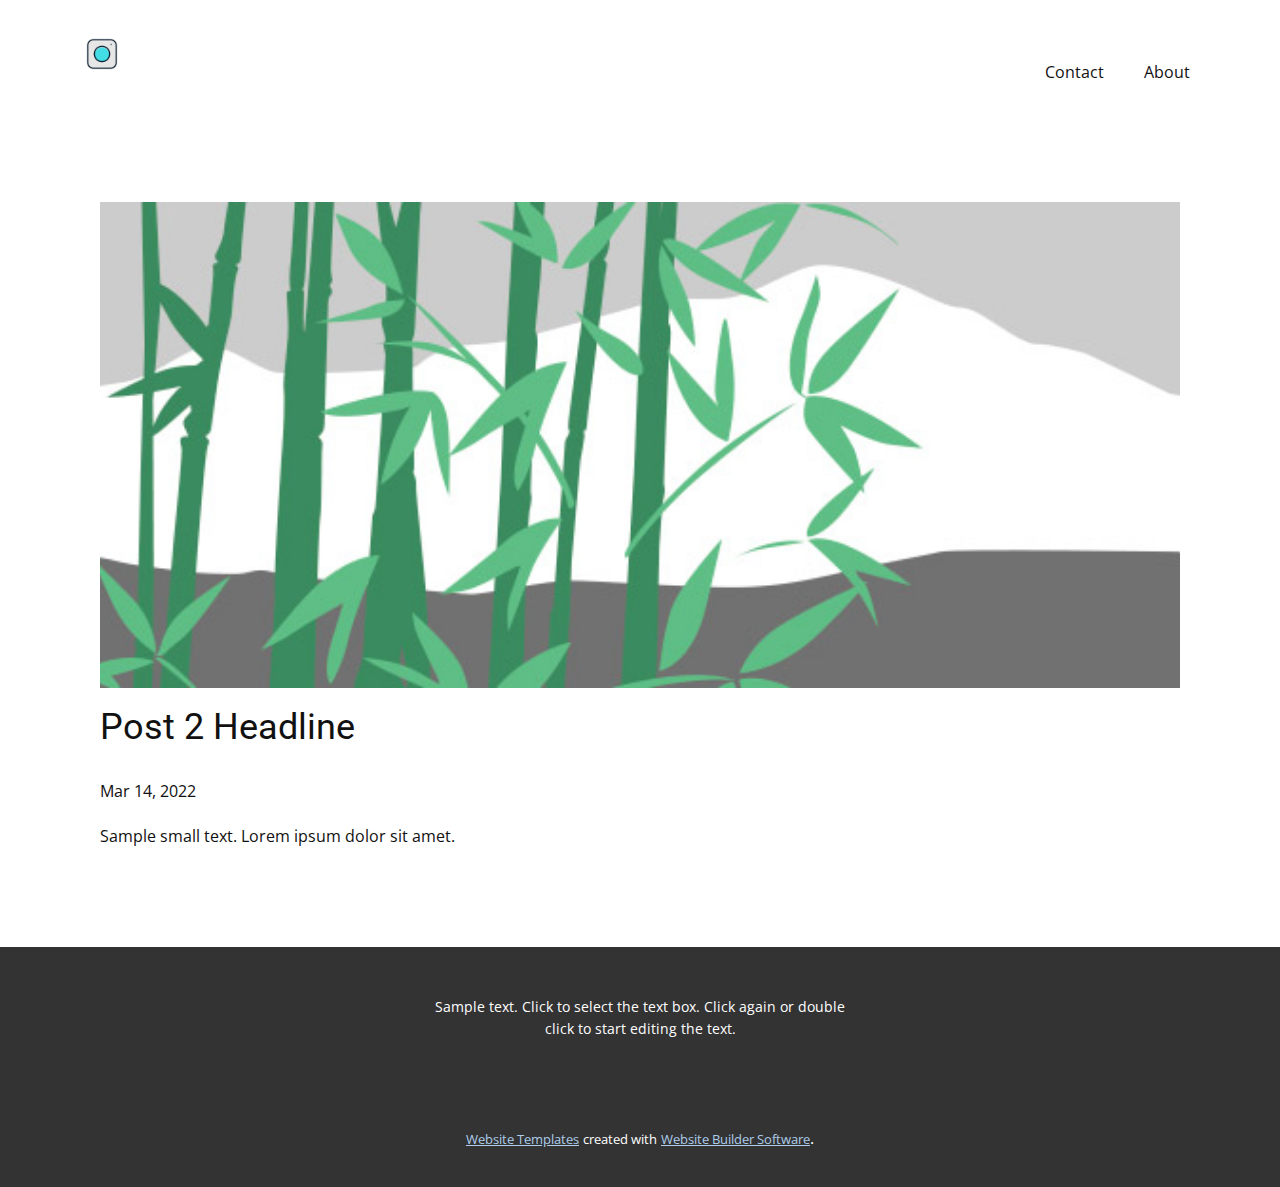
<file: blog/post-1.html>
<!doctype html>
<html style="font-size: 16px;"><head>
    <meta name="viewport" content="width=device-width, initial-scale=1.0">
    <meta charset="utf-8">
    <meta name="keywords" content="Post 1 Headline">
    <meta name="description" content="">
    <meta name="page_type" content="np-template-header-footer-from-plugin">
    <title>Post 2 Headline</title>
    <link rel="stylesheet" href="../nicepage.css" media="screen">
<link rel="stylesheet" href="../Post-Template.css" media="screen">
    <script class="u-script" type="text/javascript" src="../jquery.js" defer=""></script>
    <script class="u-script" type="text/javascript" src="../nicepage.js" defer=""></script>
    <meta name="generator" content="Nicepage 4.6.5, nicepage.com">
    <link id="u-theme-google-font" rel="stylesheet" href="https://fonts.googleapis.com/css?family=Roboto:100,100i,300,300i,400,400i,500,500i,700,700i,900,900i|Open+Sans:300,300i,400,400i,500,500i,600,600i,700,700i,800,800i">
    
    
    <script type="application/ld+json">{
		"@context": "http://schema.org",
		"@type": "Organization",
		"name": "",
		"logo": "images/c717e5244fee75b372d61a53a3c4e384857a317954328b867738315b0dad708fc0a629e3e21a2326700f8d7b3577cdd06af58182aa28fe7dfee7e3_1280.png"
}</script>
    <meta name="theme-color" content="#478ac9">
  </head>
  <body class="u-body u-xl-mode"><header class="u-clearfix u-header u-header" id="sec-b66c"><div class="u-clearfix u-sheet u-valign-middle-lg u-valign-middle-md u-valign-middle-sm u-valign-middle-xl u-sheet-1">
        <a href="https://nicepage.com" class="u-image u-logo u-image-1" data-image-width="150" data-image-height="150" title="b">
          <img src="../images/c717e5244fee75b372d61a53a3c4e384857a317954328b867738315b0dad708fc0a629e3e21a2326700f8d7b3577cdd06af58182aa28fe7dfee7e3_1280.png" class="u-logo-image u-logo-image-1">
        </a>
        <nav class="u-menu u-menu-dropdown u-offcanvas u-menu-1">
          <div class="menu-collapse" style="font-size: 1rem; letter-spacing: 0px;">
            <a class="u-button-style u-custom-left-right-menu-spacing u-custom-padding-bottom u-custom-top-bottom-menu-spacing u-nav-link u-text-active-palette-1-base u-text-hover-palette-2-base" href="#">
              <svg class="u-svg-link" viewBox="0 0 24 24"><use xmlns:xlink="http://www.w3.org/1999/xlink" xlink:href="#menu-hamburger"></use></svg>
              <svg class="u-svg-content" version="1.1" id="menu-hamburger" viewBox="0 0 16 16" x="0px" y="0px" xmlns:xlink="http://www.w3.org/1999/xlink" xmlns="http://www.w3.org/2000/svg"><g><rect y="1" width="16" height="2"></rect><rect y="7" width="16" height="2"></rect><rect y="13" width="16" height="2"></rect>
</g></svg>
            </a>
          </div>
          <div class="u-custom-menu u-nav-container">
            <ul class="u-nav u-unstyled u-nav-1"><li class="u-nav-item"><a class="u-button-style u-nav-link u-text-active-palette-1-base u-text-hover-palette-2-base" href="../tel:+923175904362" style="padding: 10px 20px;">Contact</a>
</li><li class="u-nav-item"><a class="u-button-style u-nav-link u-text-active-palette-1-base u-text-hover-palette-2-base" href="../About.html" style="padding: 10px 20px;">About</a>
</li></ul>
          </div>
          <div class="u-custom-menu u-nav-container-collapse">
            <div class="u-black u-container-style u-inner-container-layout u-opacity u-opacity-95 u-sidenav">
              <div class="u-inner-container-layout u-sidenav-overflow">
                <div class="u-menu-close"></div>
                <ul class="u-align-center u-nav u-popupmenu-items u-unstyled u-nav-2"><li class="u-nav-item"><a class="u-button-style u-nav-link" href="../tel:+923175904362" style="padding: 10px 20px;">Contact</a>
</li><li class="u-nav-item"><a class="u-button-style u-nav-link" href="../About.html" style="padding: 10px 20px;">About</a>
</li></ul>
              </div>
            </div>
            <div class="u-black u-menu-overlay u-opacity u-opacity-70"></div>
          </div>
        </nav>
      </div></header>
    <section class="u-align-center u-clearfix u-section-1" id="sec-778d">
      <div class="u-clearfix u-sheet u-valign-middle-md u-valign-middle-sm u-valign-middle-xs u-sheet-1"><!--post_details--><!--post_details_options_json--><!--{"source":""}--><!--/post_details_options_json--><!--blog_post-->
        <div class="u-container-style u-expanded-width u-post-details u-post-details-1">
          <div class="u-container-layout u-valign-middle u-container-layout-1"><!--blog_post_image-->
            <img alt="" class="u-blog-control u-expanded-width u-image u-image-default u-image-1" src="[data-uri]"><!--/blog_post_image--><!--blog_post_header-->
            <h2 class="u-blog-control u-text u-text-1">Post 2 Headline</h2><!--/blog_post_header--><!--blog_post_metadata-->
            <div class="u-blog-control u-metadata u-metadata-1"><!--blog_post_metadata_date-->
              <span class="u-meta-date u-meta-icon">Mar 14, 2022</span><!--/blog_post_metadata_date--><!--blog_post_metadata_category-->
              <!--/blog_post_metadata_category--><!--blog_post_metadata_comments-->
              <!--/blog_post_metadata_comments-->
            </div><!--/blog_post_metadata--><!--blog_post_content-->
            <div class="u-align-justify u-blog-control u-post-content u-text u-text-2 fr-view">
  Sample small text. Lorem ipsum dolor sit amet.
  </div><!--/blog_post_content-->
          </div>
        </div><!--/blog_post--><!--/post_details-->
      </div>
    </section>
    
    
    <footer class="u-align-center u-clearfix u-footer u-grey-80 u-footer" id="sec-1d6d"><div class="u-clearfix u-sheet u-sheet-1">
        <p class="u-small-text u-text u-text-variant u-text-1">Sample text. Click to select the text box. Click again or double click to start editing the text.</p>
      </div></footer>
    <section class="u-backlink u-clearfix u-grey-80">
      <a class="u-link" href="https://nicepage.com/website-templates" target="_blank">
        <span>Website Templates</span>
      </a>
      <p class="u-text">
        <span>created with</span>
      </p>
      <a class="u-link" href="" target="_blank">
        <span>Website Builder Software</span>
      </a>. 
    </section>
  
</body></html>
</file>
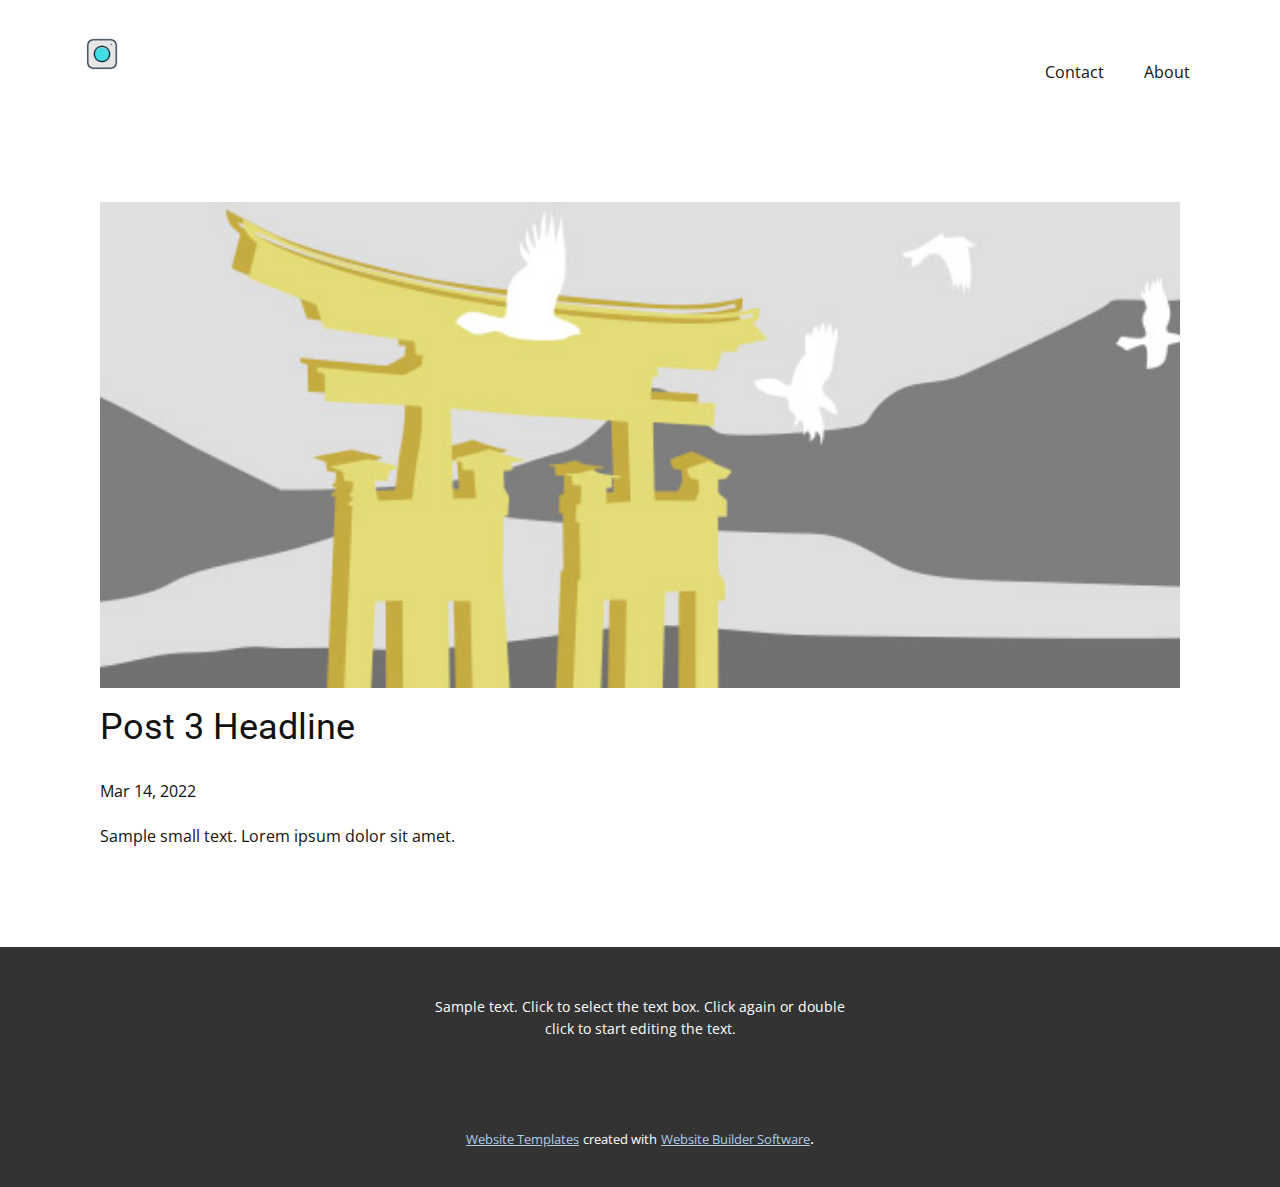
<file: blog/post-2.html>
<!doctype html>
<html style="font-size: 16px;"><head>
    <meta name="viewport" content="width=device-width, initial-scale=1.0">
    <meta charset="utf-8">
    <meta name="keywords" content="Post 1 Headline">
    <meta name="description" content="">
    <meta name="page_type" content="np-template-header-footer-from-plugin">
    <title>Post 3 Headline</title>
    <link rel="stylesheet" href="../nicepage.css" media="screen">
<link rel="stylesheet" href="../Post-Template.css" media="screen">
    <script class="u-script" type="text/javascript" src="../jquery.js" defer=""></script>
    <script class="u-script" type="text/javascript" src="../nicepage.js" defer=""></script>
    <meta name="generator" content="Nicepage 4.6.5, nicepage.com">
    <link id="u-theme-google-font" rel="stylesheet" href="https://fonts.googleapis.com/css?family=Roboto:100,100i,300,300i,400,400i,500,500i,700,700i,900,900i|Open+Sans:300,300i,400,400i,500,500i,600,600i,700,700i,800,800i">
    
    
    <script type="application/ld+json">{
		"@context": "http://schema.org",
		"@type": "Organization",
		"name": "",
		"logo": "images/c717e5244fee75b372d61a53a3c4e384857a317954328b867738315b0dad708fc0a629e3e21a2326700f8d7b3577cdd06af58182aa28fe7dfee7e3_1280.png"
}</script>
    <meta name="theme-color" content="#478ac9">
  </head>
  <body class="u-body u-xl-mode"><header class="u-clearfix u-header u-header" id="sec-b66c"><div class="u-clearfix u-sheet u-valign-middle-lg u-valign-middle-md u-valign-middle-sm u-valign-middle-xl u-sheet-1">
        <a href="https://nicepage.com" class="u-image u-logo u-image-1" data-image-width="150" data-image-height="150" title="b">
          <img src="../images/c717e5244fee75b372d61a53a3c4e384857a317954328b867738315b0dad708fc0a629e3e21a2326700f8d7b3577cdd06af58182aa28fe7dfee7e3_1280.png" class="u-logo-image u-logo-image-1">
        </a>
        <nav class="u-menu u-menu-dropdown u-offcanvas u-menu-1">
          <div class="menu-collapse" style="font-size: 1rem; letter-spacing: 0px;">
            <a class="u-button-style u-custom-left-right-menu-spacing u-custom-padding-bottom u-custom-top-bottom-menu-spacing u-nav-link u-text-active-palette-1-base u-text-hover-palette-2-base" href="#">
              <svg class="u-svg-link" viewBox="0 0 24 24"><use xmlns:xlink="http://www.w3.org/1999/xlink" xlink:href="#menu-hamburger"></use></svg>
              <svg class="u-svg-content" version="1.1" id="menu-hamburger" viewBox="0 0 16 16" x="0px" y="0px" xmlns:xlink="http://www.w3.org/1999/xlink" xmlns="http://www.w3.org/2000/svg"><g><rect y="1" width="16" height="2"></rect><rect y="7" width="16" height="2"></rect><rect y="13" width="16" height="2"></rect>
</g></svg>
            </a>
          </div>
          <div class="u-custom-menu u-nav-container">
            <ul class="u-nav u-unstyled u-nav-1"><li class="u-nav-item"><a class="u-button-style u-nav-link u-text-active-palette-1-base u-text-hover-palette-2-base" href="../tel:+923175904362" style="padding: 10px 20px;">Contact</a>
</li><li class="u-nav-item"><a class="u-button-style u-nav-link u-text-active-palette-1-base u-text-hover-palette-2-base" href="../About.html" style="padding: 10px 20px;">About</a>
</li></ul>
          </div>
          <div class="u-custom-menu u-nav-container-collapse">
            <div class="u-black u-container-style u-inner-container-layout u-opacity u-opacity-95 u-sidenav">
              <div class="u-inner-container-layout u-sidenav-overflow">
                <div class="u-menu-close"></div>
                <ul class="u-align-center u-nav u-popupmenu-items u-unstyled u-nav-2"><li class="u-nav-item"><a class="u-button-style u-nav-link" href="../tel:+923175904362" style="padding: 10px 20px;">Contact</a>
</li><li class="u-nav-item"><a class="u-button-style u-nav-link" href="../About.html" style="padding: 10px 20px;">About</a>
</li></ul>
              </div>
            </div>
            <div class="u-black u-menu-overlay u-opacity u-opacity-70"></div>
          </div>
        </nav>
      </div></header>
    <section class="u-align-center u-clearfix u-section-1" id="sec-778d">
      <div class="u-clearfix u-sheet u-valign-middle-md u-valign-middle-sm u-valign-middle-xs u-sheet-1"><!--post_details--><!--post_details_options_json--><!--{"source":""}--><!--/post_details_options_json--><!--blog_post-->
        <div class="u-container-style u-expanded-width u-post-details u-post-details-1">
          <div class="u-container-layout u-valign-middle u-container-layout-1"><!--blog_post_image-->
            <img alt="" class="u-blog-control u-expanded-width u-image u-image-default u-image-1" src="[data-uri]"><!--/blog_post_image--><!--blog_post_header-->
            <h2 class="u-blog-control u-text u-text-1">Post 3 Headline</h2><!--/blog_post_header--><!--blog_post_metadata-->
            <div class="u-blog-control u-metadata u-metadata-1"><!--blog_post_metadata_date-->
              <span class="u-meta-date u-meta-icon">Mar 14, 2022</span><!--/blog_post_metadata_date--><!--blog_post_metadata_category-->
              <!--/blog_post_metadata_category--><!--blog_post_metadata_comments-->
              <!--/blog_post_metadata_comments-->
            </div><!--/blog_post_metadata--><!--blog_post_content-->
            <div class="u-align-justify u-blog-control u-post-content u-text u-text-2 fr-view">
  Sample small text. Lorem ipsum dolor sit amet.
  </div><!--/blog_post_content-->
          </div>
        </div><!--/blog_post--><!--/post_details-->
      </div>
    </section>
    
    
    <footer class="u-align-center u-clearfix u-footer u-grey-80 u-footer" id="sec-1d6d"><div class="u-clearfix u-sheet u-sheet-1">
        <p class="u-small-text u-text u-text-variant u-text-1">Sample text. Click to select the text box. Click again or double click to start editing the text.</p>
      </div></footer>
    <section class="u-backlink u-clearfix u-grey-80">
      <a class="u-link" href="https://nicepage.com/website-templates" target="_blank">
        <span>Website Templates</span>
      </a>
      <p class="u-text">
        <span>created with</span>
      </p>
      <a class="u-link" href="" target="_blank">
        <span>Website Builder Software</span>
      </a>. 
    </section>
  
</body></html>
</file>
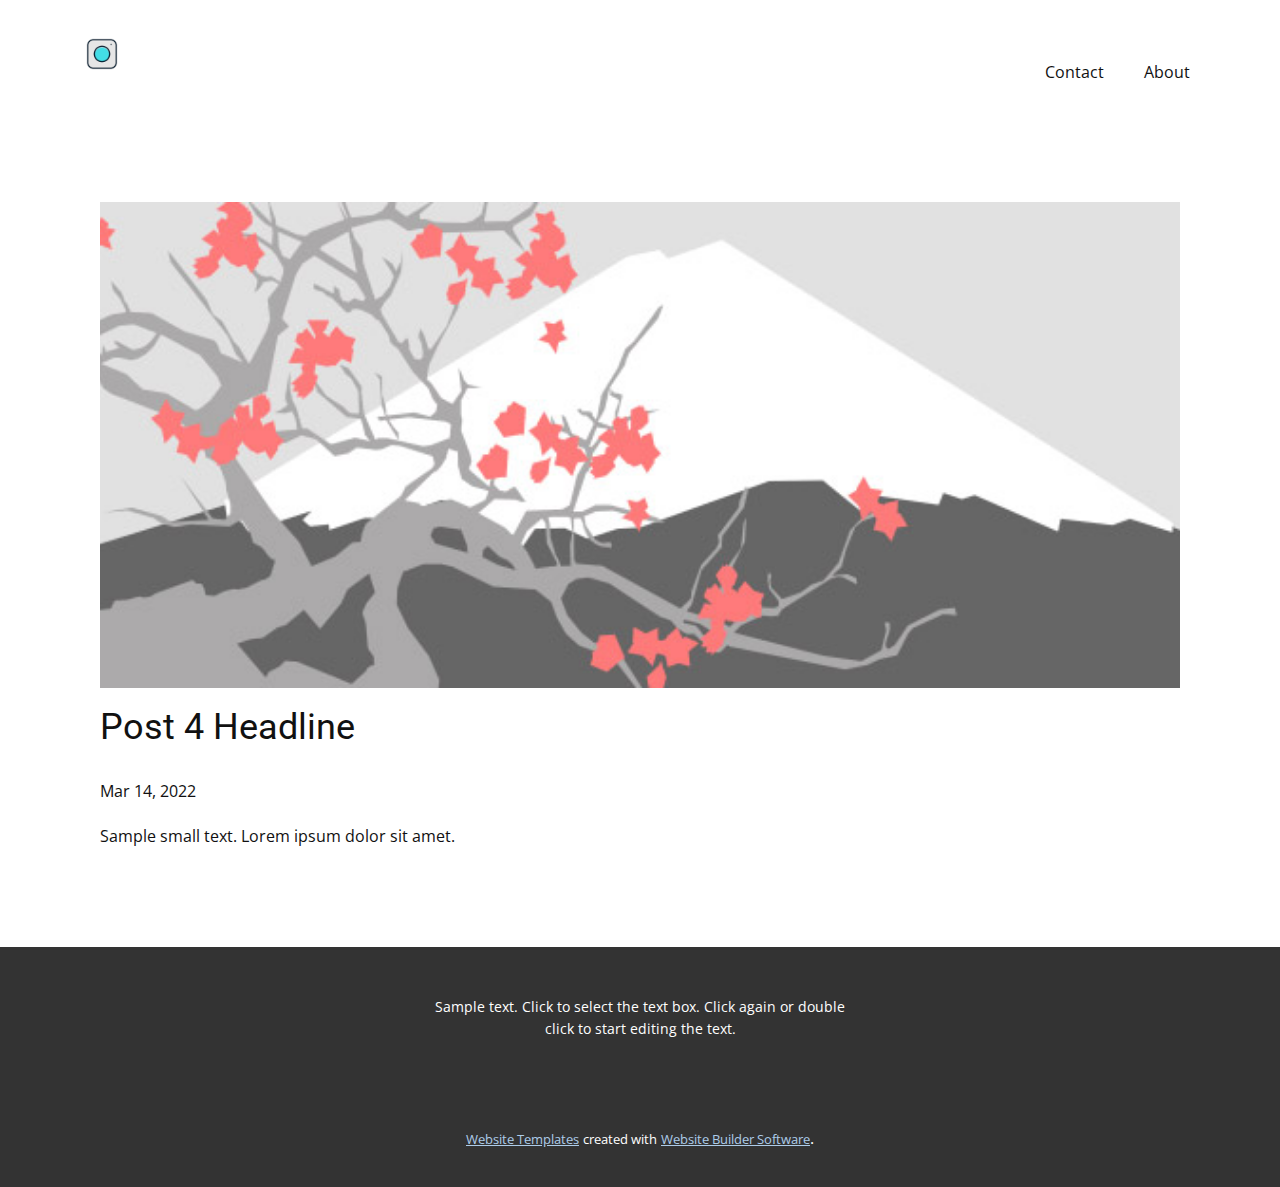
<file: blog/post-3.html>
<!doctype html>
<html style="font-size: 16px;"><head>
    <meta name="viewport" content="width=device-width, initial-scale=1.0">
    <meta charset="utf-8">
    <meta name="keywords" content="Post 1 Headline">
    <meta name="description" content="">
    <meta name="page_type" content="np-template-header-footer-from-plugin">
    <title>Post 4 Headline</title>
    <link rel="stylesheet" href="../nicepage.css" media="screen">
<link rel="stylesheet" href="../Post-Template.css" media="screen">
    <script class="u-script" type="text/javascript" src="../jquery.js" defer=""></script>
    <script class="u-script" type="text/javascript" src="../nicepage.js" defer=""></script>
    <meta name="generator" content="Nicepage 4.6.5, nicepage.com">
    <link id="u-theme-google-font" rel="stylesheet" href="https://fonts.googleapis.com/css?family=Roboto:100,100i,300,300i,400,400i,500,500i,700,700i,900,900i|Open+Sans:300,300i,400,400i,500,500i,600,600i,700,700i,800,800i">
    
    
    <script type="application/ld+json">{
		"@context": "http://schema.org",
		"@type": "Organization",
		"name": "",
		"logo": "images/c717e5244fee75b372d61a53a3c4e384857a317954328b867738315b0dad708fc0a629e3e21a2326700f8d7b3577cdd06af58182aa28fe7dfee7e3_1280.png"
}</script>
    <meta name="theme-color" content="#478ac9">
  </head>
  <body class="u-body u-xl-mode"><header class="u-clearfix u-header u-header" id="sec-b66c"><div class="u-clearfix u-sheet u-valign-middle-lg u-valign-middle-md u-valign-middle-sm u-valign-middle-xl u-sheet-1">
        <a href="https://nicepage.com" class="u-image u-logo u-image-1" data-image-width="150" data-image-height="150" title="b">
          <img src="../images/c717e5244fee75b372d61a53a3c4e384857a317954328b867738315b0dad708fc0a629e3e21a2326700f8d7b3577cdd06af58182aa28fe7dfee7e3_1280.png" class="u-logo-image u-logo-image-1">
        </a>
        <nav class="u-menu u-menu-dropdown u-offcanvas u-menu-1">
          <div class="menu-collapse" style="font-size: 1rem; letter-spacing: 0px;">
            <a class="u-button-style u-custom-left-right-menu-spacing u-custom-padding-bottom u-custom-top-bottom-menu-spacing u-nav-link u-text-active-palette-1-base u-text-hover-palette-2-base" href="#">
              <svg class="u-svg-link" viewBox="0 0 24 24"><use xmlns:xlink="http://www.w3.org/1999/xlink" xlink:href="#menu-hamburger"></use></svg>
              <svg class="u-svg-content" version="1.1" id="menu-hamburger" viewBox="0 0 16 16" x="0px" y="0px" xmlns:xlink="http://www.w3.org/1999/xlink" xmlns="http://www.w3.org/2000/svg"><g><rect y="1" width="16" height="2"></rect><rect y="7" width="16" height="2"></rect><rect y="13" width="16" height="2"></rect>
</g></svg>
            </a>
          </div>
          <div class="u-custom-menu u-nav-container">
            <ul class="u-nav u-unstyled u-nav-1"><li class="u-nav-item"><a class="u-button-style u-nav-link u-text-active-palette-1-base u-text-hover-palette-2-base" href="../tel:+923175904362" style="padding: 10px 20px;">Contact</a>
</li><li class="u-nav-item"><a class="u-button-style u-nav-link u-text-active-palette-1-base u-text-hover-palette-2-base" href="../About.html" style="padding: 10px 20px;">About</a>
</li></ul>
          </div>
          <div class="u-custom-menu u-nav-container-collapse">
            <div class="u-black u-container-style u-inner-container-layout u-opacity u-opacity-95 u-sidenav">
              <div class="u-inner-container-layout u-sidenav-overflow">
                <div class="u-menu-close"></div>
                <ul class="u-align-center u-nav u-popupmenu-items u-unstyled u-nav-2"><li class="u-nav-item"><a class="u-button-style u-nav-link" href="../tel:+923175904362" style="padding: 10px 20px;">Contact</a>
</li><li class="u-nav-item"><a class="u-button-style u-nav-link" href="../About.html" style="padding: 10px 20px;">About</a>
</li></ul>
              </div>
            </div>
            <div class="u-black u-menu-overlay u-opacity u-opacity-70"></div>
          </div>
        </nav>
      </div></header>
    <section class="u-align-center u-clearfix u-section-1" id="sec-778d">
      <div class="u-clearfix u-sheet u-valign-middle-md u-valign-middle-sm u-valign-middle-xs u-sheet-1"><!--post_details--><!--post_details_options_json--><!--{"source":""}--><!--/post_details_options_json--><!--blog_post-->
        <div class="u-container-style u-expanded-width u-post-details u-post-details-1">
          <div class="u-container-layout u-valign-middle u-container-layout-1"><!--blog_post_image-->
            <img alt="" class="u-blog-control u-expanded-width u-image u-image-default u-image-1" src="[data-uri]"><!--/blog_post_image--><!--blog_post_header-->
            <h2 class="u-blog-control u-text u-text-1">Post 4 Headline</h2><!--/blog_post_header--><!--blog_post_metadata-->
            <div class="u-blog-control u-metadata u-metadata-1"><!--blog_post_metadata_date-->
              <span class="u-meta-date u-meta-icon">Mar 14, 2022</span><!--/blog_post_metadata_date--><!--blog_post_metadata_category-->
              <!--/blog_post_metadata_category--><!--blog_post_metadata_comments-->
              <!--/blog_post_metadata_comments-->
            </div><!--/blog_post_metadata--><!--blog_post_content-->
            <div class="u-align-justify u-blog-control u-post-content u-text u-text-2 fr-view">
  Sample small text. Lorem ipsum dolor sit amet.
  </div><!--/blog_post_content-->
          </div>
        </div><!--/blog_post--><!--/post_details-->
      </div>
    </section>
    
    
    <footer class="u-align-center u-clearfix u-footer u-grey-80 u-footer" id="sec-1d6d"><div class="u-clearfix u-sheet u-sheet-1">
        <p class="u-small-text u-text u-text-variant u-text-1">Sample text. Click to select the text box. Click again or double click to start editing the text.</p>
      </div></footer>
    <section class="u-backlink u-clearfix u-grey-80">
      <a class="u-link" href="https://nicepage.com/website-templates" target="_blank">
        <span>Website Templates</span>
      </a>
      <p class="u-text">
        <span>created with</span>
      </p>
      <a class="u-link" href="" target="_blank">
        <span>Website Builder Software</span>
      </a>. 
    </section>
  
</body></html>
</file>
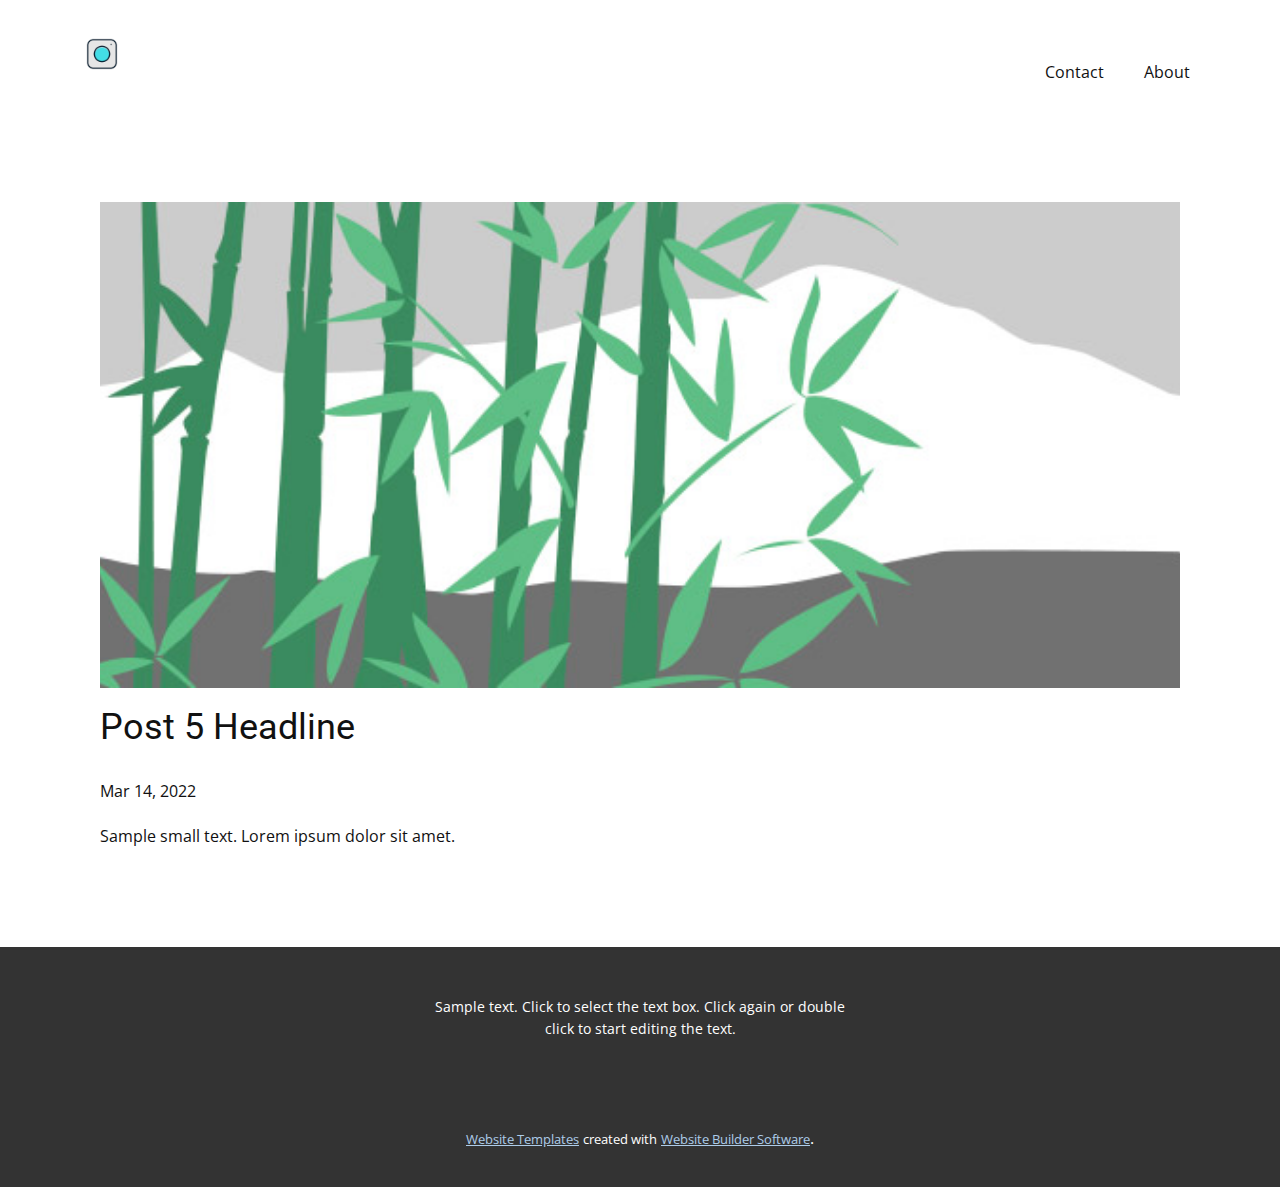
<file: blog/post-4.html>
<!doctype html>
<html style="font-size: 16px;"><head>
    <meta name="viewport" content="width=device-width, initial-scale=1.0">
    <meta charset="utf-8">
    <meta name="keywords" content="Post 1 Headline">
    <meta name="description" content="">
    <meta name="page_type" content="np-template-header-footer-from-plugin">
    <title>Post 5 Headline</title>
    <link rel="stylesheet" href="../nicepage.css" media="screen">
<link rel="stylesheet" href="../Post-Template.css" media="screen">
    <script class="u-script" type="text/javascript" src="../jquery.js" defer=""></script>
    <script class="u-script" type="text/javascript" src="../nicepage.js" defer=""></script>
    <meta name="generator" content="Nicepage 4.6.5, nicepage.com">
    <link id="u-theme-google-font" rel="stylesheet" href="https://fonts.googleapis.com/css?family=Roboto:100,100i,300,300i,400,400i,500,500i,700,700i,900,900i|Open+Sans:300,300i,400,400i,500,500i,600,600i,700,700i,800,800i">
    
    
    <script type="application/ld+json">{
		"@context": "http://schema.org",
		"@type": "Organization",
		"name": "",
		"logo": "images/c717e5244fee75b372d61a53a3c4e384857a317954328b867738315b0dad708fc0a629e3e21a2326700f8d7b3577cdd06af58182aa28fe7dfee7e3_1280.png"
}</script>
    <meta name="theme-color" content="#478ac9">
  </head>
  <body class="u-body u-xl-mode"><header class="u-clearfix u-header u-header" id="sec-b66c"><div class="u-clearfix u-sheet u-valign-middle-lg u-valign-middle-md u-valign-middle-sm u-valign-middle-xl u-sheet-1">
        <a href="https://nicepage.com" class="u-image u-logo u-image-1" data-image-width="150" data-image-height="150" title="b">
          <img src="../images/c717e5244fee75b372d61a53a3c4e384857a317954328b867738315b0dad708fc0a629e3e21a2326700f8d7b3577cdd06af58182aa28fe7dfee7e3_1280.png" class="u-logo-image u-logo-image-1">
        </a>
        <nav class="u-menu u-menu-dropdown u-offcanvas u-menu-1">
          <div class="menu-collapse" style="font-size: 1rem; letter-spacing: 0px;">
            <a class="u-button-style u-custom-left-right-menu-spacing u-custom-padding-bottom u-custom-top-bottom-menu-spacing u-nav-link u-text-active-palette-1-base u-text-hover-palette-2-base" href="#">
              <svg class="u-svg-link" viewBox="0 0 24 24"><use xmlns:xlink="http://www.w3.org/1999/xlink" xlink:href="#menu-hamburger"></use></svg>
              <svg class="u-svg-content" version="1.1" id="menu-hamburger" viewBox="0 0 16 16" x="0px" y="0px" xmlns:xlink="http://www.w3.org/1999/xlink" xmlns="http://www.w3.org/2000/svg"><g><rect y="1" width="16" height="2"></rect><rect y="7" width="16" height="2"></rect><rect y="13" width="16" height="2"></rect>
</g></svg>
            </a>
          </div>
          <div class="u-custom-menu u-nav-container">
            <ul class="u-nav u-unstyled u-nav-1"><li class="u-nav-item"><a class="u-button-style u-nav-link u-text-active-palette-1-base u-text-hover-palette-2-base" href="../tel:+923175904362" style="padding: 10px 20px;">Contact</a>
</li><li class="u-nav-item"><a class="u-button-style u-nav-link u-text-active-palette-1-base u-text-hover-palette-2-base" href="../About.html" style="padding: 10px 20px;">About</a>
</li></ul>
          </div>
          <div class="u-custom-menu u-nav-container-collapse">
            <div class="u-black u-container-style u-inner-container-layout u-opacity u-opacity-95 u-sidenav">
              <div class="u-inner-container-layout u-sidenav-overflow">
                <div class="u-menu-close"></div>
                <ul class="u-align-center u-nav u-popupmenu-items u-unstyled u-nav-2"><li class="u-nav-item"><a class="u-button-style u-nav-link" href="../tel:+923175904362" style="padding: 10px 20px;">Contact</a>
</li><li class="u-nav-item"><a class="u-button-style u-nav-link" href="../About.html" style="padding: 10px 20px;">About</a>
</li></ul>
              </div>
            </div>
            <div class="u-black u-menu-overlay u-opacity u-opacity-70"></div>
          </div>
        </nav>
      </div></header>
    <section class="u-align-center u-clearfix u-section-1" id="sec-778d">
      <div class="u-clearfix u-sheet u-valign-middle-md u-valign-middle-sm u-valign-middle-xs u-sheet-1"><!--post_details--><!--post_details_options_json--><!--{"source":""}--><!--/post_details_options_json--><!--blog_post-->
        <div class="u-container-style u-expanded-width u-post-details u-post-details-1">
          <div class="u-container-layout u-valign-middle u-container-layout-1"><!--blog_post_image-->
            <img alt="" class="u-blog-control u-expanded-width u-image u-image-default u-image-1" src="[data-uri]"><!--/blog_post_image--><!--blog_post_header-->
            <h2 class="u-blog-control u-text u-text-1">Post 5 Headline</h2><!--/blog_post_header--><!--blog_post_metadata-->
            <div class="u-blog-control u-metadata u-metadata-1"><!--blog_post_metadata_date-->
              <span class="u-meta-date u-meta-icon">Mar 14, 2022</span><!--/blog_post_metadata_date--><!--blog_post_metadata_category-->
              <!--/blog_post_metadata_category--><!--blog_post_metadata_comments-->
              <!--/blog_post_metadata_comments-->
            </div><!--/blog_post_metadata--><!--blog_post_content-->
            <div class="u-align-justify u-blog-control u-post-content u-text u-text-2 fr-view">
  Sample small text. Lorem ipsum dolor sit amet.
  </div><!--/blog_post_content-->
          </div>
        </div><!--/blog_post--><!--/post_details-->
      </div>
    </section>
    
    
    <footer class="u-align-center u-clearfix u-footer u-grey-80 u-footer" id="sec-1d6d"><div class="u-clearfix u-sheet u-sheet-1">
        <p class="u-small-text u-text u-text-variant u-text-1">Sample text. Click to select the text box. Click again or double click to start editing the text.</p>
      </div></footer>
    <section class="u-backlink u-clearfix u-grey-80">
      <a class="u-link" href="https://nicepage.com/website-templates" target="_blank">
        <span>Website Templates</span>
      </a>
      <p class="u-text">
        <span>created with</span>
      </p>
      <a class="u-link" href="" target="_blank">
        <span>Website Builder Software</span>
      </a>. 
    </section>
  
</body></html>
</file>
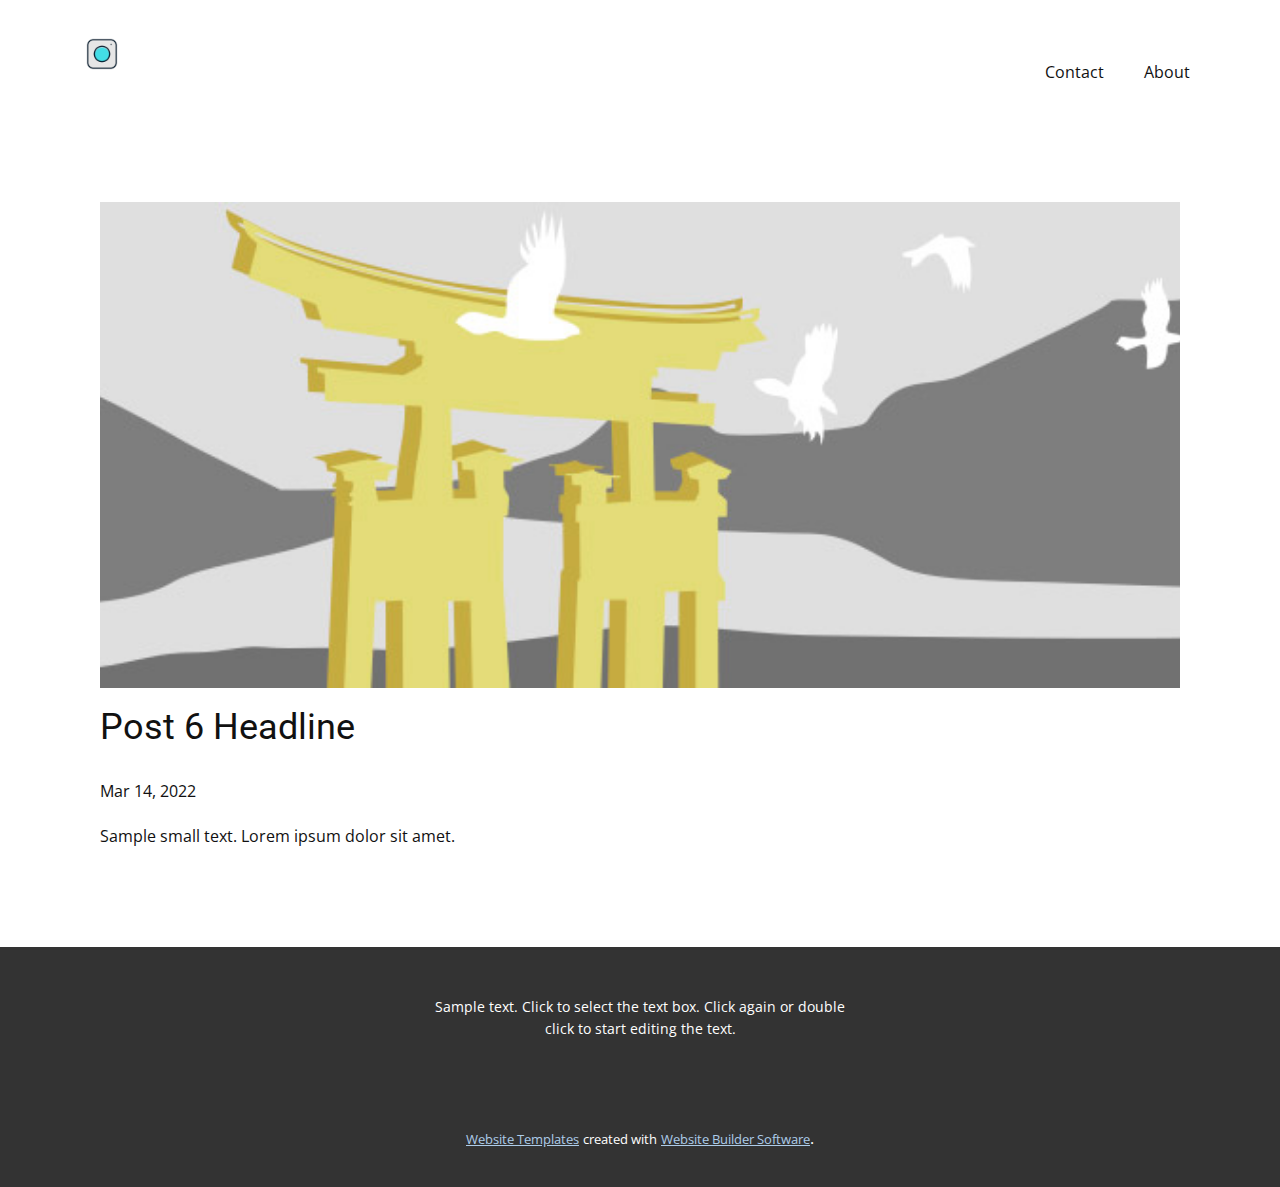
<file: blog/post-5.html>
<!doctype html>
<html style="font-size: 16px;"><head>
    <meta name="viewport" content="width=device-width, initial-scale=1.0">
    <meta charset="utf-8">
    <meta name="keywords" content="Post 1 Headline">
    <meta name="description" content="">
    <meta name="page_type" content="np-template-header-footer-from-plugin">
    <title>Post 6 Headline</title>
    <link rel="stylesheet" href="../nicepage.css" media="screen">
<link rel="stylesheet" href="../Post-Template.css" media="screen">
    <script class="u-script" type="text/javascript" src="../jquery.js" defer=""></script>
    <script class="u-script" type="text/javascript" src="../nicepage.js" defer=""></script>
    <meta name="generator" content="Nicepage 4.6.5, nicepage.com">
    <link id="u-theme-google-font" rel="stylesheet" href="https://fonts.googleapis.com/css?family=Roboto:100,100i,300,300i,400,400i,500,500i,700,700i,900,900i|Open+Sans:300,300i,400,400i,500,500i,600,600i,700,700i,800,800i">
    
    
    <script type="application/ld+json">{
		"@context": "http://schema.org",
		"@type": "Organization",
		"name": "",
		"logo": "images/c717e5244fee75b372d61a53a3c4e384857a317954328b867738315b0dad708fc0a629e3e21a2326700f8d7b3577cdd06af58182aa28fe7dfee7e3_1280.png"
}</script>
    <meta name="theme-color" content="#478ac9">
  </head>
  <body class="u-body u-xl-mode"><header class="u-clearfix u-header u-header" id="sec-b66c"><div class="u-clearfix u-sheet u-valign-middle-lg u-valign-middle-md u-valign-middle-sm u-valign-middle-xl u-sheet-1">
        <a href="https://nicepage.com" class="u-image u-logo u-image-1" data-image-width="150" data-image-height="150" title="b">
          <img src="../images/c717e5244fee75b372d61a53a3c4e384857a317954328b867738315b0dad708fc0a629e3e21a2326700f8d7b3577cdd06af58182aa28fe7dfee7e3_1280.png" class="u-logo-image u-logo-image-1">
        </a>
        <nav class="u-menu u-menu-dropdown u-offcanvas u-menu-1">
          <div class="menu-collapse" style="font-size: 1rem; letter-spacing: 0px;">
            <a class="u-button-style u-custom-left-right-menu-spacing u-custom-padding-bottom u-custom-top-bottom-menu-spacing u-nav-link u-text-active-palette-1-base u-text-hover-palette-2-base" href="#">
              <svg class="u-svg-link" viewBox="0 0 24 24"><use xmlns:xlink="http://www.w3.org/1999/xlink" xlink:href="#menu-hamburger"></use></svg>
              <svg class="u-svg-content" version="1.1" id="menu-hamburger" viewBox="0 0 16 16" x="0px" y="0px" xmlns:xlink="http://www.w3.org/1999/xlink" xmlns="http://www.w3.org/2000/svg"><g><rect y="1" width="16" height="2"></rect><rect y="7" width="16" height="2"></rect><rect y="13" width="16" height="2"></rect>
</g></svg>
            </a>
          </div>
          <div class="u-custom-menu u-nav-container">
            <ul class="u-nav u-unstyled u-nav-1"><li class="u-nav-item"><a class="u-button-style u-nav-link u-text-active-palette-1-base u-text-hover-palette-2-base" href="../tel:+923175904362" style="padding: 10px 20px;">Contact</a>
</li><li class="u-nav-item"><a class="u-button-style u-nav-link u-text-active-palette-1-base u-text-hover-palette-2-base" href="../About.html" style="padding: 10px 20px;">About</a>
</li></ul>
          </div>
          <div class="u-custom-menu u-nav-container-collapse">
            <div class="u-black u-container-style u-inner-container-layout u-opacity u-opacity-95 u-sidenav">
              <div class="u-inner-container-layout u-sidenav-overflow">
                <div class="u-menu-close"></div>
                <ul class="u-align-center u-nav u-popupmenu-items u-unstyled u-nav-2"><li class="u-nav-item"><a class="u-button-style u-nav-link" href="../tel:+923175904362" style="padding: 10px 20px;">Contact</a>
</li><li class="u-nav-item"><a class="u-button-style u-nav-link" href="../About.html" style="padding: 10px 20px;">About</a>
</li></ul>
              </div>
            </div>
            <div class="u-black u-menu-overlay u-opacity u-opacity-70"></div>
          </div>
        </nav>
      </div></header>
    <section class="u-align-center u-clearfix u-section-1" id="sec-778d">
      <div class="u-clearfix u-sheet u-valign-middle-md u-valign-middle-sm u-valign-middle-xs u-sheet-1"><!--post_details--><!--post_details_options_json--><!--{"source":""}--><!--/post_details_options_json--><!--blog_post-->
        <div class="u-container-style u-expanded-width u-post-details u-post-details-1">
          <div class="u-container-layout u-valign-middle u-container-layout-1"><!--blog_post_image-->
            <img alt="" class="u-blog-control u-expanded-width u-image u-image-default u-image-1" src="[data-uri]"><!--/blog_post_image--><!--blog_post_header-->
            <h2 class="u-blog-control u-text u-text-1">Post 6 Headline</h2><!--/blog_post_header--><!--blog_post_metadata-->
            <div class="u-blog-control u-metadata u-metadata-1"><!--blog_post_metadata_date-->
              <span class="u-meta-date u-meta-icon">Mar 14, 2022</span><!--/blog_post_metadata_date--><!--blog_post_metadata_category-->
              <!--/blog_post_metadata_category--><!--blog_post_metadata_comments-->
              <!--/blog_post_metadata_comments-->
            </div><!--/blog_post_metadata--><!--blog_post_content-->
            <div class="u-align-justify u-blog-control u-post-content u-text u-text-2 fr-view">
  Sample small text. Lorem ipsum dolor sit amet.
  </div><!--/blog_post_content-->
          </div>
        </div><!--/blog_post--><!--/post_details-->
      </div>
    </section>
    
    
    <footer class="u-align-center u-clearfix u-footer u-grey-80 u-footer" id="sec-1d6d"><div class="u-clearfix u-sheet u-sheet-1">
        <p class="u-small-text u-text u-text-variant u-text-1">Sample text. Click to select the text box. Click again or double click to start editing the text.</p>
      </div></footer>
    <section class="u-backlink u-clearfix u-grey-80">
      <a class="u-link" href="https://nicepage.com/website-templates" target="_blank">
        <span>Website Templates</span>
      </a>
      <p class="u-text">
        <span>created with</span>
      </p>
      <a class="u-link" href="" target="_blank">
        <span>Website Builder Software</span>
      </a>. 
    </section>
  
</body></html>
</file>
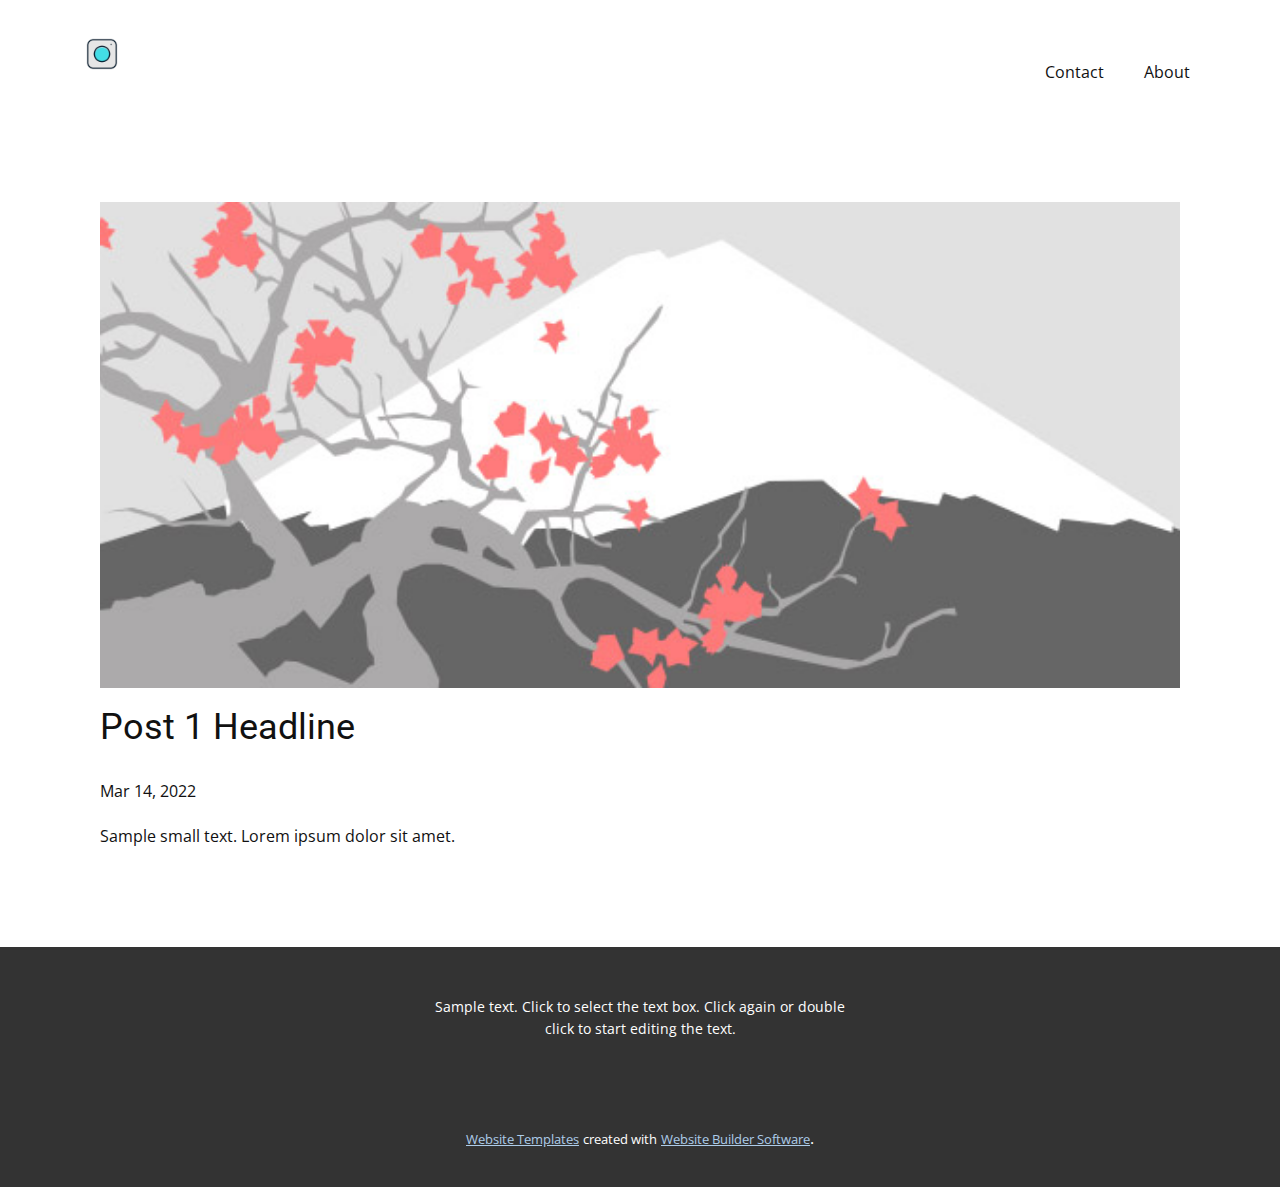
<file: blog/post.html>
<!doctype html>
<html style="font-size: 16px;"><head>
    <meta name="viewport" content="width=device-width, initial-scale=1.0">
    <meta charset="utf-8">
    <meta name="keywords" content="Post 1 Headline">
    <meta name="description" content="">
    <meta name="page_type" content="np-template-header-footer-from-plugin">
    <title>Post 1 Headline</title>
    <link rel="stylesheet" href="../nicepage.css" media="screen">
<link rel="stylesheet" href="../Post-Template.css" media="screen">
    <script class="u-script" type="text/javascript" src="../jquery.js" defer=""></script>
    <script class="u-script" type="text/javascript" src="../nicepage.js" defer=""></script>
    <meta name="generator" content="Nicepage 4.6.5, nicepage.com">
    <link id="u-theme-google-font" rel="stylesheet" href="https://fonts.googleapis.com/css?family=Roboto:100,100i,300,300i,400,400i,500,500i,700,700i,900,900i|Open+Sans:300,300i,400,400i,500,500i,600,600i,700,700i,800,800i">
    
    
    <script type="application/ld+json">{
		"@context": "http://schema.org",
		"@type": "Organization",
		"name": "",
		"logo": "images/c717e5244fee75b372d61a53a3c4e384857a317954328b867738315b0dad708fc0a629e3e21a2326700f8d7b3577cdd06af58182aa28fe7dfee7e3_1280.png"
}</script>
    <meta name="theme-color" content="#478ac9">
  </head>
  <body class="u-body u-xl-mode"><header class="u-clearfix u-header u-header" id="sec-b66c"><div class="u-clearfix u-sheet u-valign-middle-lg u-valign-middle-md u-valign-middle-sm u-valign-middle-xl u-sheet-1">
        <a href="https://nicepage.com" class="u-image u-logo u-image-1" data-image-width="150" data-image-height="150" title="b">
          <img src="../images/c717e5244fee75b372d61a53a3c4e384857a317954328b867738315b0dad708fc0a629e3e21a2326700f8d7b3577cdd06af58182aa28fe7dfee7e3_1280.png" class="u-logo-image u-logo-image-1">
        </a>
        <nav class="u-menu u-menu-dropdown u-offcanvas u-menu-1">
          <div class="menu-collapse" style="font-size: 1rem; letter-spacing: 0px;">
            <a class="u-button-style u-custom-left-right-menu-spacing u-custom-padding-bottom u-custom-top-bottom-menu-spacing u-nav-link u-text-active-palette-1-base u-text-hover-palette-2-base" href="#">
              <svg class="u-svg-link" viewBox="0 0 24 24"><use xmlns:xlink="http://www.w3.org/1999/xlink" xlink:href="#menu-hamburger"></use></svg>
              <svg class="u-svg-content" version="1.1" id="menu-hamburger" viewBox="0 0 16 16" x="0px" y="0px" xmlns:xlink="http://www.w3.org/1999/xlink" xmlns="http://www.w3.org/2000/svg"><g><rect y="1" width="16" height="2"></rect><rect y="7" width="16" height="2"></rect><rect y="13" width="16" height="2"></rect>
</g></svg>
            </a>
          </div>
          <div class="u-custom-menu u-nav-container">
            <ul class="u-nav u-unstyled u-nav-1"><li class="u-nav-item"><a class="u-button-style u-nav-link u-text-active-palette-1-base u-text-hover-palette-2-base" href="../tel:+923175904362" style="padding: 10px 20px;">Contact</a>
</li><li class="u-nav-item"><a class="u-button-style u-nav-link u-text-active-palette-1-base u-text-hover-palette-2-base" href="../About.html" style="padding: 10px 20px;">About</a>
</li></ul>
          </div>
          <div class="u-custom-menu u-nav-container-collapse">
            <div class="u-black u-container-style u-inner-container-layout u-opacity u-opacity-95 u-sidenav">
              <div class="u-inner-container-layout u-sidenav-overflow">
                <div class="u-menu-close"></div>
                <ul class="u-align-center u-nav u-popupmenu-items u-unstyled u-nav-2"><li class="u-nav-item"><a class="u-button-style u-nav-link" href="../tel:+923175904362" style="padding: 10px 20px;">Contact</a>
</li><li class="u-nav-item"><a class="u-button-style u-nav-link" href="../About.html" style="padding: 10px 20px;">About</a>
</li></ul>
              </div>
            </div>
            <div class="u-black u-menu-overlay u-opacity u-opacity-70"></div>
          </div>
        </nav>
      </div></header>
    <section class="u-align-center u-clearfix u-section-1" id="sec-778d">
      <div class="u-clearfix u-sheet u-valign-middle-md u-valign-middle-sm u-valign-middle-xs u-sheet-1"><!--post_details--><!--post_details_options_json--><!--{"source":""}--><!--/post_details_options_json--><!--blog_post-->
        <div class="u-container-style u-expanded-width u-post-details u-post-details-1">
          <div class="u-container-layout u-valign-middle u-container-layout-1"><!--blog_post_image-->
            <img alt="" class="u-blog-control u-expanded-width u-image u-image-default u-image-1" src="[data-uri]"><!--/blog_post_image--><!--blog_post_header-->
            <h2 class="u-blog-control u-text u-text-1">Post 1 Headline</h2><!--/blog_post_header--><!--blog_post_metadata-->
            <div class="u-blog-control u-metadata u-metadata-1"><!--blog_post_metadata_date-->
              <span class="u-meta-date u-meta-icon">Mar 14, 2022</span><!--/blog_post_metadata_date--><!--blog_post_metadata_category-->
              <!--/blog_post_metadata_category--><!--blog_post_metadata_comments-->
              <!--/blog_post_metadata_comments-->
            </div><!--/blog_post_metadata--><!--blog_post_content-->
            <div class="u-align-justify u-blog-control u-post-content u-text u-text-2 fr-view">
  Sample small text. Lorem ipsum dolor sit amet.
  </div><!--/blog_post_content-->
          </div>
        </div><!--/blog_post--><!--/post_details-->
      </div>
    </section>
    
    
    <footer class="u-align-center u-clearfix u-footer u-grey-80 u-footer" id="sec-1d6d"><div class="u-clearfix u-sheet u-sheet-1">
        <p class="u-small-text u-text u-text-variant u-text-1">Sample text. Click to select the text box. Click again or double click to start editing the text.</p>
      </div></footer>
    <section class="u-backlink u-clearfix u-grey-80">
      <a class="u-link" href="https://nicepage.com/website-templates" target="_blank">
        <span>Website Templates</span>
      </a>
      <p class="u-text">
        <span>created with</span>
      </p>
      <a class="u-link" href="" target="_blank">
        <span>Website Builder Software</span>
      </a>. 
    </section>
  
</body></html>
</file>
<file: css/unicons.css>
@font-face {
  font-family: 'unicons';
  src: url('../font/unicons.eot?42479262');
  src: url('../font/unicons.eot?42479262#iefix') format('embedded-opentype'),
       url('../font/unicons.woff2?42479262') format('woff2'),
       url('../font/unicons.woff?42479262') format('woff'),
       url('../font/unicons.ttf?42479262') format('truetype'),
       url('../font/unicons.svg?42479262#unicons') format('svg');
  font-weight: normal;
  font-style: normal;
}
/* Chrome hack: SVG is rendered more smooth in Windozze. 100% magic, uncomment if you need it. */
/* Note, that will break hinting! In other OS-es font will be not as sharp as it could be */
/*
@media screen and (-webkit-min-device-pixel-ratio:0) {
  @font-face {
    font-family: 'unicons';
    src: url('../font/unicons.svg?42479262#unicons') format('svg');
  }
}
*/
 
 [class^="uil-"]:before, [class*=" uil-"]:before {
  font-family: "unicons";
  font-style: normal;
  font-weight: normal;
  speak: none;
 
  display: inline-block;
  text-decoration: inherit;
  width: 1em;
  margin-right: .2em;
  text-align: center;
  /* opacity: .8; */
 
  /* For safety - reset parent styles, that can break glyph codes*/
  font-variant: normal;
  text-transform: none;
 
  /* fix buttons height, for twitter bootstrap */
  line-height: 1em;
 
  /* Animation center compensation - margins should be symmetric */
  /* remove if not needed */
  margin-left: .2em;
 
  /* you can be more comfortable with increased icons size */
  /* font-size: 120%; */
 
  /* Font smoothing. That was taken from TWBS */
  -webkit-font-smoothing: antialiased;
  -moz-osx-font-smoothing: grayscale;
 
  /* Uncomment for 3D effect */
  /* text-shadow: 1px 1px 1px rgba(127, 127, 127, 0.3); */
}
 
.uil-abacus:before { content: '\e800'; } /* '' */
.uil-accessible-icon-alt:before { content: '\e801'; } /* '' */
.uil-adjust-alt:before { content: '\e802'; } /* '' */
.uil-adjust-circle:before { content: '\e803'; } /* '' */
.uil-adjust-half:before { content: '\e804'; } /* '' */
.uil-adjust:before { content: '\e805'; } /* '' */
.uil-airplay:before { content: '\e806'; } /* '' */
.uil-align-alt:before { content: '\e807'; } /* '' */
.uil-align-center-alt:before { content: '\e808'; } /* '' */
.uil-align-center-h:before { content: '\e809'; } /* '' */
.uil-align-center-justify:before { content: '\e80a'; } /* '' */
.uil-align-center-v:before { content: '\e80b'; } /* '' */
.uil-align-center:before { content: '\e80c'; } /* '' */
.uil-align-justify:before { content: '\e80d'; } /* '' */
.uil-align-left-justify:before { content: '\e80e'; } /* '' */
.uil-align-left:before { content: '\e80f'; } /* '' */
.uil-align-letter-right:before { content: '\e810'; } /* '' */
.uil-align-right-justify:before { content: '\e811'; } /* '' */
.uil-align-right:before { content: '\e812'; } /* '' */
.uil-align:before { content: '\e813'; } /* '' */
.uil-ambulance:before { content: '\e814'; } /* '' */
.uil-analysis:before { content: '\e815'; } /* '' */
.uil-analytics:before { content: '\e816'; } /* '' */
.uil-anchor:before { content: '\e817'; } /* '' */
.uil-android-phone-slash:before { content: '\e818'; } /* '' */
.uil-angle-double-down:before { content: '\e819'; } /* '' */
.uil-angle-double-left:before { content: '\e81a'; } /* '' */
.uil-angle-double-right:before { content: '\e81b'; } /* '' */
.uil-angle-double-up:before { content: '\e81c'; } /* '' */
.uil-angle-down:before { content: '\e81d'; } /* '' */
.uil-angle-left:before { content: '\e81e'; } /* '' */
.uil-angle-right-b:before { content: '\e81f'; } /* '' */
.uil-angle-right:before { content: '\e820'; } /* '' */
.uil-angle-up:before { content: '\e821'; } /* '' */
.uil-annoyed-alt:before { content: '\e822'; } /* '' */
.uil-annoyed:before { content: '\e823'; } /* '' */
.uil-apps:before { content: '\e824'; } /* '' */
.uil-archive-alt:before { content: '\e825'; } /* '' */
.uil-archive:before { content: '\e826'; } /* '' */
.uil-arrow-break:before { content: '\e827'; } /* '' */
.uil-arrow-circle-down:before { content: '\e828'; } /* '' */
.uil-arrow-circle-left:before { content: '\e829'; } /* '' */
.uil-arrow-circle-right:before { content: '\e82a'; } /* '' */
.uil-arrow-circle-up:before { content: '\e82b'; } /* '' */
.uil-arrow-compress-h:before { content: '\e82c'; } /* '' */
.uil-arrow-down-left:before { content: '\e82d'; } /* '' */
.uil-arrow-down-right:before { content: '\e82e'; } /* '' */
.uil-arrow-down:before { content: '\e82f'; } /* '' */
.uil-arrow-from-right:before { content: '\e830'; } /* '' */
.uil-arrow-from-top:before { content: '\e831'; } /* '' */
.uil-arrow-growth:before { content: '\e832'; } /* '' */
.uil-arrow-left:before { content: '\e833'; } /* '' */
.uil-arrow-random:before { content: '\e834'; } /* '' */
.uil-arrow-resize-diagonal:before { content: '\e835'; } /* '' */
.uil-arrow-right:before { content: '\e836'; } /* '' */
.uil-arrow-to-bottom:before { content: '\e837'; } /* '' */
.uil-arrow-to-right:before { content: '\e838'; } /* '' */
.uil-arrow-up-left:before { content: '\e839'; } /* '' */
.uil-arrow-up-right:before { content: '\e83a'; } /* '' */
.uil-arrow-up:before { content: '\e83b'; } /* '' */
.uil-arrows-h-alt:before { content: '\e83c'; } /* '' */
.uil-arrows-h:before { content: '\e83d'; } /* '' */
.uil-arrows-left-down:before { content: '\e83e'; } /* '' */
.uil-arrows-maximize:before { content: '\e83f'; } /* '' */
.uil-arrows-merge:before { content: '\e840'; } /* '' */
.uil-arrows-resize-h:before { content: '\e841'; } /* '' */
.uil-arrows-resize-v:before { content: '\e842'; } /* '' */
.uil-arrows-resize:before { content: '\e843'; } /* '' */
.uil-arrows-right-down:before { content: '\e844'; } /* '' */
.uil-arrows-shrink-h:before { content: '\e845'; } /* '' */
.uil-arrows-shrink-v:before { content: '\e846'; } /* '' */
.uil-arrows-up-right:before { content: '\e847'; } /* '' */
.uil-arrows-v-alt:before { content: '\e848'; } /* '' */
.uil-arrows-v:before { content: '\e849'; } /* '' */
.uil-at:before { content: '\e84a'; } /* '' */
.uil-atm-card:before { content: '\e84b'; } /* '' */
.uil-atom:before { content: '\e84c'; } /* '' */
.uil-auto-flash:before { content: '\e84d'; } /* '' */
.uil-award-alt:before { content: '\e84e'; } /* '' */
.uil-award:before { content: '\e84f'; } /* '' */
.uil-baby-carriage:before { content: '\e850'; } /* '' */
.uil-backpack:before { content: '\e851'; } /* '' */
.uil-backspace:before { content: '\e852'; } /* '' */
.uil-backward:before { content: '\e853'; } /* '' */
.uil-bag-alt:before { content: '\e854'; } /* '' */
.uil-bag-slash:before { content: '\e855'; } /* '' */
.uil-bag:before { content: '\e856'; } /* '' */
.uil-ball:before { content: '\e857'; } /* '' */
.uil-ban:before { content: '\e858'; } /* '' */
.uil-bars:before { content: '\e859'; } /* '' */
.uil-basketball-hoop:before { content: '\e85a'; } /* '' */
.uil-basketball:before { content: '\e85b'; } /* '' */
.uil-battery-bolt:before { content: '\e85c'; } /* '' */
.uil-battery-empty:before { content: '\e85d'; } /* '' */
.uil-bed-double:before { content: '\e85e'; } /* '' */
.uil-bed:before { content: '\e85f'; } /* '' */
.uil-bell-school:before { content: '\e860'; } /* '' */
.uil-bell-slash:before { content: '\e861'; } /* '' */
.uil-bill:before { content: '\e862'; } /* '' */
.uil-bitcoin-circle:before { content: '\e863'; } /* '' */
.uil-bitcoin:before { content: '\e864'; } /* '' */
.uil-bluetooth-b:before { content: '\e865'; } /* '' */
.uil-bolt-alt:before { content: '\e866'; } /* '' */
.uil-bolt-slash:before { content: '\e867'; } /* '' */
.uil-bolt:before { content: '\e868'; } /* '' */
.uil-book-alt:before { content: '\e869'; } /* '' */
.uil-book-medical:before { content: '\e86a'; } /* '' */
.uil-book-open:before { content: '\e86b'; } /* '' */
.uil-book-reader:before { content: '\e86c'; } /* '' */
.uil-book:before { content: '\e86d'; } /* '' */
.uil-bookmark-full:before { content: '\e86e'; } /* '' */
.uil-bookmark:before { content: '\e86f'; } /* '' */
.uil-books:before { content: '\e870'; } /* '' */
.uil-boombox:before { content: '\e871'; } /* '' */
.uil-border-alt:before { content: '\e872'; } /* '' */
.uil-border-bottom:before { content: '\e873'; } /* '' */
.uil-border-clear:before { content: '\e874'; } /* '' */
.uil-border-horizontal:before { content: '\e875'; } /* '' */
.uil-border-inner:before { content: '\e876'; } /* '' */
.uil-border-left:before { content: '\e877'; } /* '' */
.uil-border-out:before { content: '\e878'; } /* '' */
.uil-border-right:before { content: '\e879'; } /* '' */
.uil-border-top:before { content: '\e87a'; } /* '' */
.uil-border-vertical:before { content: '\e87b'; } /* '' */
.uil-box:before { content: '\e87c'; } /* '' */
.uil-briefcase-alt:before { content: '\e87d'; } /* '' */
.uil-briefcase:before { content: '\e87e'; } /* '' */
.uil-bright:before { content: '\e87f'; } /* '' */
.uil-brightness-empty:before { content: '\e880'; } /* '' */
.uil-brightness-half:before { content: '\e881'; } /* '' */
.uil-brightness-low:before { content: '\e882'; } /* '' */
.uil-brightness-minus:before { content: '\e883'; } /* '' */
.uil-brightness-plus:before { content: '\e884'; } /* '' */
.uil-brightness:before { content: '\e885'; } /* '' */
.uil-bring-bottom:before { content: '\e886'; } /* '' */
.uil-bring-front:before { content: '\e887'; } /* '' */
.uil-brush-alt:before { content: '\e888'; } /* '' */
.uil-bug:before { content: '\e889'; } /* '' */
.uil-building:before { content: '\e88a'; } /* '' */
.uil-bullseye:before { content: '\e88b'; } /* '' */
.uil-bus-alt:before { content: '\e88c'; } /* '' */
.uil-bus-school:before { content: '\e88d'; } /* '' */
.uil-bus:before { content: '\e88e'; } /* '' */
.uil-calcualtor:before { content: '\e88f'; } /* '' */
.uil-calculator-alt:before { content: '\e890'; } /* '' */
.uil-calendar-alt:before { content: '\e891'; } /* '' */
.uil-calendar-slash:before { content: '\e892'; } /* '' */
.uil-calender:before { content: '\e893'; } /* '' */
.uil-calling:before { content: '\e894'; } /* '' */
.uil-camera-plus:before { content: '\e895'; } /* '' */
.uil-camera-slash:before { content: '\e896'; } /* '' */
.uil-camera:before { content: '\e897'; } /* '' */
.uil-cancel:before { content: '\e898'; } /* '' */
.uil-capsule:before { content: '\e899'; } /* '' */
.uil-capture:before { content: '\e89a'; } /* '' */
.uil-car-sideview:before { content: '\e89b'; } /* '' */
.uil-car-slash:before { content: '\e89c'; } /* '' */
.uil-car-wash:before { content: '\e89d'; } /* '' */
.uil-car:before { content: '\e89e'; } /* '' */
.uil-card-atm:before { content: '\e89f'; } /* '' */
.uil-caret-right:before { content: '\e8a0'; } /* '' */
.uil-cart:before { content: '\e8a1'; } /* '' */
.uil-cell:before { content: '\e8a2'; } /* '' */
.uil-celsius:before { content: '\e8a3'; } /* '' */
.uil-chart-bar-alt:before { content: '\e8a4'; } /* '' */
.uil-chart-bar:before { content: '\e8a5'; } /* '' */
.uil-chart-down:before { content: '\e8a6'; } /* '' */
.uil-chart-growth-alt:before { content: '\e8a7'; } /* '' */
.uil-chart-growth:before { content: '\e8a8'; } /* '' */
.uil-chart-line:before { content: '\e8a9'; } /* '' */
.uil-chart-pie-alt:before { content: '\e8aa'; } /* '' */
.uil-chart-pie:before { content: '\e8ab'; } /* '' */
.uil-chart:before { content: '\e8ac'; } /* '' */
.uil-chat-bubble-user:before { content: '\e8ad'; } /* '' */
.uil-chat-info:before { content: '\e8ae'; } /* '' */
.uil-chat:before { content: '\e8af'; } /* '' */
.uil-check-circle:before { content: '\e8b0'; } /* '' */
.uil-check-square:before { content: '\e8b1'; } /* '' */
.uil-check:before { content: '\e8b2'; } /* '' */
.uil-circle-layer:before { content: '\e8b3'; } /* '' */
.uil-circle:before { content: '\e8b4'; } /* '' */
.uil-circuit:before { content: '\e8b5'; } /* '' */
.uil-clapper-board:before { content: '\e8b6'; } /* '' */
.uil-clipboard-alt:before { content: '\e8b7'; } /* '' */
.uil-clipboard-blank:before { content: '\e8b8'; } /* '' */
.uil-clipboard-notes:before { content: '\e8b9'; } /* '' */
.uil-clipboard:before { content: '\e8ba'; } /* '' */
.uil-clock-eight:before { content: '\e8bb'; } /* '' */
.uil-clock-five:before { content: '\e8bc'; } /* '' */
.uil-clock-nine:before { content: '\e8bd'; } /* '' */
.uil-clock-seven:before { content: '\e8be'; } /* '' */
.uil-clock-ten:before { content: '\e8bf'; } /* '' */
.uil-clock-three:before { content: '\e8c0'; } /* '' */
.uil-clock-two:before { content: '\e8c1'; } /* '' */
.uil-clock:before { content: '\e8c2'; } /* '' */
.uil-closed-captioning:before { content: '\e8c3'; } /* '' */
.uil-cloud-block:before { content: '\e8c4'; } /* '' */
.uil-cloud-bookmark:before { content: '\e8c5'; } /* '' */
.uil-cloud-check:before { content: '\e8c6'; } /* '' */
.uil-cloud-computing:before { content: '\e8c7'; } /* '' */
.uil-cloud-data-connection:before { content: '\e8c8'; } /* '' */
.uil-cloud-database-tree:before { content: '\e8c9'; } /* '' */
.uil-cloud-download:before { content: '\e8ca'; } /* '' */
.uil-cloud-drizzle:before { content: '\e8cb'; } /* '' */
.uil-cloud-exclamation:before { content: '\e8cc'; } /* '' */
.uil-cloud-hail:before { content: '\e8cd'; } /* '' */
.uil-cloud-heart:before { content: '\e8ce'; } /* '' */
.uil-cloud-info:before { content: '\e8cf'; } /* '' */
.uil-cloud-lock:before { content: '\e8d0'; } /* '' */
.uil-cloud-meatball:before { content: '\e8d1'; } /* '' */
.uil-cloud-moon-hail:before { content: '\e8d2'; } /* '' */
.uil-cloud-moon-meatball:before { content: '\e8d3'; } /* '' */
.uil-cloud-moon-rain:before { content: '\e8d4'; } /* '' */
.uil-cloud-moon-showers:before { content: '\e8d5'; } /* '' */
.uil-cloud-moon:before { content: '\e8d6'; } /* '' */
.uil-cloud-question:before { content: '\e8d7'; } /* '' */
.uil-cloud-rain-sun:before { content: '\e8d8'; } /* '' */
.uil-cloud-rain:before { content: '\e8d9'; } /* '' */
.uil-cloud-redo:before { content: '\e8da'; } /* '' */
.uil-cloud-set:before { content: '\e8db'; } /* '' */
.uil-cloud-share:before { content: '\e8dc'; } /* '' */
.uil-cloud-shield:before { content: '\e8dd'; } /* '' */
.uil-cloud-showers-alt:before { content: '\e8de'; } /* '' */
.uil-cloud-showers-heavy:before { content: '\e8df'; } /* '' */
.uil-cloud-showers:before { content: '\e8e0'; } /* '' */
.uil-cloud-slash:before { content: '\e8e1'; } /* '' */
.uil-cloud-sun-hail:before { content: '\e8e2'; } /* '' */
.uil-cloud-sun-meatball:before { content: '\e8e3'; } /* '' */
.uil-cloud-sun-rain-alt:before { content: '\e8e4'; } /* '' */
.uil-cloud-sun-rain:before { content: '\e8e5'; } /* '' */
.uil-cloud-sun-tear:before { content: '\e8e6'; } /* '' */
.uil-cloud-sun:before { content: '\e8e7'; } /* '' */
.uil-cloud-times:before { content: '\e8e8'; } /* '' */
.uil-cloud-unlock:before { content: '\e8e9'; } /* '' */
.uil-cloud-upload:before { content: '\e8ea'; } /* '' */
.uil-cloud-wifi:before { content: '\e8eb'; } /* '' */
.uil-cloud-wind:before { content: '\e8ec'; } /* '' */
.uil-cloud:before { content: '\e8ed'; } /* '' */
.uil-clouds:before { content: '\e8ee'; } /* '' */
.uil-club:before { content: '\e8ef'; } /* '' */
.uil-code:before { content: '\e8f0'; } /* '' */
.uil-coffee:before { content: '\e8f1'; } /* '' */
.uil-cog:before { content: '\e8f2'; } /* '' */
.uil-coins:before { content: '\e8f3'; } /* '' */
.uil-columns:before { content: '\e8f4'; } /* '' */
.uil-comment-alt-block:before { content: '\e8f5'; } /* '' */
.uil-comment-alt-chart-lines:before { content: '\e8f6'; } /* '' */
.uil-comment-alt-check:before { content: '\e8f7'; } /* '' */
.uil-comment-alt-dots:before { content: '\e8f8'; } /* '' */
.uil-comment-alt-download:before { content: '\e8f9'; } /* '' */
.uil-comment-alt-edit:before { content: '\e8fa'; } /* '' */
.uil-comment-alt-exclamation:before { content: '\e8fb'; } /* '' */
.uil-comment-alt-heart:before { content: '\e8fc'; } /* '' */
.uil-comment-alt-image:before { content: '\e8fd'; } /* '' */
.uil-comment-alt-info:before { content: '\e8fe'; } /* '' */
.uil-comment-alt-lines:before { content: '\e8ff'; } /* '' */
.uil-comment-alt-lock:before { content: '\e900'; } /* '' */
.uil-comment-alt-medical:before { content: '\e901'; } /* '' */
.uil-comment-alt-message:before { content: '\e902'; } /* '' */
.uil-comment-alt-notes:before { content: '\e903'; } /* '' */
.uil-comment-alt-plus:before { content: '\e904'; } /* '' */
.uil-comment-alt-question:before { content: '\e905'; } /* '' */
.uil-comment-alt-redo:before { content: '\e906'; } /* '' */
.uil-comment-alt-search:before { content: '\e907'; } /* '' */
.uil-comment-alt-share:before { content: '\e908'; } /* '' */
.uil-comment-alt-shield:before { content: '\e909'; } /* '' */
.uil-comment-alt-upload:before { content: '\e90a'; } /* '' */
.uil-comment-alt-verify:before { content: '\e90b'; } /* '' */
.uil-comment-alt:before { content: '\e90c'; } /* '' */
.uil-comment-block:before { content: '\e90d'; } /* '' */
.uil-comment-chart-line:before { content: '\e90e'; } /* '' */
.uil-comment-check:before { content: '\e90f'; } /* '' */
.uil-comment-dots:before { content: '\e910'; } /* '' */
.uil-comment-download:before { content: '\e911'; } /* '' */
.uil-comment-edit:before { content: '\e912'; } /* '' */
.uil-comment-exclamation:before { content: '\e913'; } /* '' */
.uil-comment-heart:before { content: '\e914'; } /* '' */
.uil-comment-image:before { content: '\e915'; } /* '' */
.uil-comment-info-alt:before { content: '\e916'; } /* '' */
.uil-comment-info:before { content: '\e917'; } /* '' */
.uil-comment-lines:before { content: '\e918'; } /* '' */
.uil-comment-lock:before { content: '\e919'; } /* '' */
.uil-comment-medical:before { content: '\e91a'; } /* '' */
.uil-comment-message:before { content: '\e91b'; } /* '' */
.uil-comment-notes:before { content: '\e91c'; } /* '' */
.uil-comment-plus:before { content: '\e91d'; } /* '' */
.uil-comment-question:before { content: '\e91e'; } /* '' */
.uil-comment-redo:before { content: '\e91f'; } /* '' */
.uil-comment-search:before { content: '\e920'; } /* '' */
.uil-comment-share:before { content: '\e921'; } /* '' */
.uil-comment-shield:before { content: '\e922'; } /* '' */
.uil-comment-slash:before { content: '\e923'; } /* '' */
.uil-comment-upload:before { content: '\e924'; } /* '' */
.uil-comment-verify:before { content: '\e925'; } /* '' */
.uil-comment:before { content: '\e926'; } /* '' */
.uil-comments-alt:before { content: '\e927'; } /* '' */
.uil-comments:before { content: '\e928'; } /* '' */
.uil-commnet-alt-slash:before { content: '\e929'; } /* '' */
.uil-compact-disc:before { content: '\e92a'; } /* '' */
.uil-compass:before { content: '\e92b'; } /* '' */
.uil-compress-alt-left:before { content: '\e92c'; } /* '' */
.uil-compress-alt:before { content: '\e92d'; } /* '' */
.uil-compress-arrows:before { content: '\e92e'; } /* '' */
.uil-compress-lines:before { content: '\e92f'; } /* '' */
.uil-compress-point:before { content: '\e930'; } /* '' */
.uil-compress-v:before { content: '\e931'; } /* '' */
.uil-compress:before { content: '\e932'; } /* '' */
.uil-computer-mouse:before { content: '\e933'; } /* '' */
.uil-confused:before { content: '\e934'; } /* '' */
.uil-constructor:before { content: '\e935'; } /* '' */
.uil-copy-alt:before { content: '\e936'; } /* '' */
.uil-copy-landscape:before { content: '\e937'; } /* '' */
.uil-copy:before { content: '\e938'; } /* '' */
.uil-copyright:before { content: '\e939'; } /* '' */
.uil-corner-down-left:before { content: '\e93a'; } /* '' */
.uil-corner-down-right-alt:before { content: '\e93b'; } /* '' */
.uil-corner-down-right:before { content: '\e93c'; } /* '' */
.uil-corner-left-down:before { content: '\e93d'; } /* '' */
.uil-corner-right-down:before { content: '\e93e'; } /* '' */
.uil-corner-up-left-alt:before { content: '\e93f'; } /* '' */
.uil-corner-up-left:before { content: '\e940'; } /* '' */
.uil-corner-up-right-alt:before { content: '\e941'; } /* '' */
.uil-corner-up-right:before { content: '\e942'; } /* '' */
.uil-creative-commons-pd-alt:before { content: '\e943'; } /* '' */
.uil-creative-commons-pd:before { content: '\e944'; } /* '' */
.uil-crockery:before { content: '\e945'; } /* '' */
.uil-crop-alt-rotate-left:before { content: '\e946'; } /* '' */
.uil-crop-alt-rotate-right:before { content: '\e947'; } /* '' */
.uil-crop-alt:before { content: '\e948'; } /* '' */
.uil-crosshair-alt:before { content: '\e949'; } /* '' */
.uil-crosshair:before { content: '\e94a'; } /* '' */
.uil-crosshairs:before { content: '\e94b'; } /* '' */
.uil-cube:before { content: '\e94c'; } /* '' */
.uil-data-sharing:before { content: '\e94d'; } /* '' */
.uil-database-alt:before { content: '\e94e'; } /* '' */
.uil-database:before { content: '\e94f'; } /* '' */
.uil-desert:before { content: '\e950'; } /* '' */
.uil-desktop-alt-slash:before { content: '\e951'; } /* '' */
.uil-desktop-alt:before { content: '\e952'; } /* '' */
.uil-desktop-cloud-alt:before { content: '\e953'; } /* '' */
.uil-desktop-slash:before { content: '\e954'; } /* '' */
.uil-desktop:before { content: '\e955'; } /* '' */
.uil-dialpad-alt:before { content: '\e956'; } /* '' */
.uil-dialpad:before { content: '\e957'; } /* '' */
.uil-diamond:before { content: '\e958'; } /* '' */
.uil-diary-alt:before { content: '\e959'; } /* '' */
.uil-diary:before { content: '\e95a'; } /* '' */
.uil-dice-five:before { content: '\e95b'; } /* '' */
.uil-dice-four:before { content: '\e95c'; } /* '' */
.uil-dice-one:before { content: '\e95d'; } /* '' */
.uil-dice-six:before { content: '\e95e'; } /* '' */
.uil-dice-three:before { content: '\e95f'; } /* '' */
.uil-dice-two:before { content: '\e960'; } /* '' */
.uil-direction:before { content: '\e961'; } /* '' */
.uil-directions:before { content: '\e962'; } /* '' */
.uil-dizzy-meh:before { content: '\e963'; } /* '' */
.uil-dna:before { content: '\e964'; } /* '' */
.uil-document-layout-center:before { content: '\e965'; } /* '' */
.uil-document-layout-left:before { content: '\e966'; } /* '' */
.uil-document-layout-right:before { content: '\e967'; } /* '' */
.uil-document:before { content: '\e968'; } /* '' */
.uil-dollar-alt:before { content: '\e969'; } /* '' */
.uil-dollar-sign-alt:before { content: '\e96a'; } /* '' */
.uil-dollar-sign:before { content: '\e96b'; } /* '' */
.uil-down-arrow:before { content: '\e96c'; } /* '' */
.uil-download-alt:before { content: '\e96d'; } /* '' */
.uil-dribbble:before { content: '\e96e'; } /* '' */
.uil-drill:before { content: '\e96f'; } /* '' */
.uil-dropbox:before { content: '\e970'; } /* '' */
.uil-dumbbell:before { content: '\e971'; } /* '' */
.uil-edit-alt:before { content: '\e972'; } /* '' */
.uil-edit:before { content: '\e973'; } /* '' */
.uil-ellipsis-h:before { content: '\e974'; } /* '' */
.uil-ellipsis-v:before { content: '\e975'; } /* '' */
.uil-emoji:before { content: '\e976'; } /* '' */
.uil-enter:before { content: '\e977'; } /* '' */
.uil-entry:before { content: '\e978'; } /* '' */
.uil-envelope-add:before { content: '\e979'; } /* '' */
.uil-envelope-alt:before { content: '\e97a'; } /* '' */
.uil-envelope-block:before { content: '\e97b'; } /* '' */
.uil-envelope-bookmark:before { content: '\e97c'; } /* '' */
.uil-envelope-check:before { content: '\e97d'; } /* '' */
.uil-envelope-download-alt:before { content: '\e97e'; } /* '' */
.uil-envelope-download:before { content: '\e97f'; } /* '' */
.uil-envelope-edit:before { content: '\e980'; } /* '' */
.uil-envelope-exclamation:before { content: '\e981'; } /* '' */
.uil-envelope-heart:before { content: '\e982'; } /* '' */
.uil-envelope-info:before { content: '\e983'; } /* '' */
.uil-envelope-lock:before { content: '\e984'; } /* '' */
.uil-envelope-minus:before { content: '\e985'; } /* '' */
.uil-envelope-open:before { content: '\e986'; } /* '' */
.uil-envelope-question:before { content: '\e987'; } /* '' */
.uil-envelope-receive:before { content: '\e988'; } /* '' */
.uil-envelope-redo:before { content: '\e989'; } /* '' */
.uil-envelope-search:before { content: '\e98a'; } /* '' */
.uil-envelope-send:before { content: '\e98b'; } /* '' */
.uil-envelope-share:before { content: '\e98c'; } /* '' */
.uil-envelope-shield:before { content: '\e98d'; } /* '' */
.uil-envelope-star:before { content: '\e98e'; } /* '' */
.uil-envelope-times:before { content: '\e98f'; } /* '' */
.uil-envelope-upload-alt:before { content: '\e990'; } /* '' */
.uil-envelope-upload:before { content: '\e991'; } /* '' */
.uil-envelope:before { content: '\e992'; } /* '' */
.uil-envelopes:before { content: '\e993'; } /* '' */
.uil-equal-circle:before { content: '\e994'; } /* '' */
.uil-euro-circle:before { content: '\e995'; } /* '' */
.uil-euro:before { content: '\e996'; } /* '' */
.uil-exchange-alt:before { content: '\e997'; } /* '' */
.uil-exchange:before { content: '\e998'; } /* '' */
.uil-exclamation-circle:before { content: '\e999'; } /* '' */
.uil-exclamation-octagon:before { content: '\e99a'; } /* '' */
.uil-exclamation-triangle:before { content: '\e99b'; } /* '' */
.uil-exclude:before { content: '\e99c'; } /* '' */
.uil-exit:before { content: '\e99d'; } /* '' */
.uil-expand-alt:before { content: '\e99e'; } /* '' */
.uil-expand-arrows-alt:before { content: '\e99f'; } /* '' */
.uil-expand-arrows:before { content: '\e9a0'; } /* '' */
.uil-expand-from-corner:before { content: '\e9a1'; } /* '' */
.uil-expand-left:before { content: '\e9a2'; } /* '' */
.uil-export:before { content: '\e9a3'; } /* '' */
.uil-exposure-alt:before { content: '\e9a4'; } /* '' */
.uil-exposure-increase:before { content: '\e9a5'; } /* '' */
.uil-external-link-alt:before { content: '\e9a6'; } /* '' */
.uil-eye-slash:before { content: '\e9a7'; } /* '' */
.uil-eye:before { content: '\e9a8'; } /* '' */
.uil-facebook:before { content: '\e9a9'; } /* '' */
.uil-fahrenheit:before { content: '\e9aa'; } /* '' */
.uil-fast-mail-alt:before { content: '\e9ab'; } /* '' */
.uil-fast-mail:before { content: '\e9ac'; } /* '' */
.uil-favorite:before { content: '\e9ad'; } /* '' */
.uil-feedback:before { content: '\e9ae'; } /* '' */
.uil-file-alt:before { content: '\e9af'; } /* '' */
.uil-file-blank:before { content: '\e9b0'; } /* '' */
.uil-file-block-alt:before { content: '\e9b1'; } /* '' */
.uil-file-bookmark-alt:before { content: '\e9b2'; } /* '' */
.uil-file-check-alt:before { content: '\e9b3'; } /* '' */
.uil-file-check:before { content: '\e9b4'; } /* '' */
.uil-file-contract-dollar:before { content: '\e9b5'; } /* '' */
.uil-file-copy-alt:before { content: '\e9b6'; } /* '' */
.uil-file-download-alt:before { content: '\e9b7'; } /* '' */
.uil-file-download:before { content: '\e9b8'; } /* '' */
.uil-file-edit-alt:before { content: '\e9b9'; } /* '' */
.uil-file-exclamation-alt:before { content: '\e9ba'; } /* '' */
.uil-file-exclamation:before { content: '\e9bb'; } /* '' */
.uil-file-heart:before { content: '\e9bc'; } /* '' */
.uil-file-info-alt:before { content: '\e9bd'; } /* '' */
.uil-file-landscape-alt:before { content: '\e9be'; } /* '' */
.uil-file-landscape:before { content: '\e9bf'; } /* '' */
.uil-file-lanscape-slash:before { content: '\e9c0'; } /* '' */
.uil-file-lock-alt:before { content: '\e9c1'; } /* '' */
.uil-file-medical-alt:before { content: '\e9c2'; } /* '' */
.uil-file-medical:before { content: '\e9c3'; } /* '' */
.uil-file-minus-alt:before { content: '\e9c4'; } /* '' */
.uil-file-minus:before { content: '\e9c5'; } /* '' */
.uil-file-network:before { content: '\e9c6'; } /* '' */
.uil-file-plus-alt:before { content: '\e9c7'; } /* '' */
.uil-file-plus:before { content: '\e9c8'; } /* '' */
.uil-file-question-alt:before { content: '\e9c9'; } /* '' */
.uil-file-question:before { content: '\e9ca'; } /* '' */
.uil-file-redo-alt:before { content: '\e9cb'; } /* '' */
.uil-file-search-alt:before { content: '\e9cc'; } /* '' */
.uil-file-share-alt:before { content: '\e9cd'; } /* '' */
.uil-file-shield-alt:before { content: '\e9ce'; } /* '' */
.uil-file-slash:before { content: '\e9cf'; } /* '' */
.uil-file-times-alt:before { content: '\e9d0'; } /* '' */
.uil-file-times:before { content: '\e9d1'; } /* '' */
.uil-file-upload-alt:before { content: '\e9d2'; } /* '' */
.uil-file-upload:before { content: '\e9d3'; } /* '' */
.uil-file:before { content: '\e9d4'; } /* '' */
.uil-files-landscapes-alt:before { content: '\e9d5'; } /* '' */
.uil-files-landscapes:before { content: '\e9d6'; } /* '' */
.uil-film:before { content: '\e9d7'; } /* '' */
.uil-filter-slash:before { content: '\e9d8'; } /* '' */
.uil-filter:before { content: '\e9d9'; } /* '' */
.uil-flask-potion:before { content: '\e9da'; } /* '' */
.uil-flask:before { content: '\e9db'; } /* '' */
.uil-flip-h-alt:before { content: '\e9dc'; } /* '' */
.uil-flip-h:before { content: '\e9dd'; } /* '' */
.uil-flip-v-alt:before { content: '\e9de'; } /* '' */
.uil-flip-v:before { content: '\e9df'; } /* '' */
.uil-flower:before { content: '\e9e0'; } /* '' */
.uil-focus-add:before { content: '\e9e1'; } /* '' */
.uil-focus-target:before { content: '\e9e2'; } /* '' */
.uil-focus:before { content: '\e9e3'; } /* '' */
.uil-folder-check:before { content: '\e9e4'; } /* '' */
.uil-folder-download:before { content: '\e9e5'; } /* '' */
.uil-folder-exclamation:before { content: '\e9e6'; } /* '' */
.uil-folder-heart:before { content: '\e9e7'; } /* '' */
.uil-folder-info:before { content: '\e9e8'; } /* '' */
.uil-folder-lock:before { content: '\e9e9'; } /* '' */
.uil-folder-medical:before { content: '\e9ea'; } /* '' */
.uil-folder-minus:before { content: '\e9eb'; } /* '' */
.uil-folder-network:before { content: '\e9ec'; } /* '' */
.uil-folder-plus:before { content: '\e9ed'; } /* '' */
.uil-folder-question:before { content: '\e9ee'; } /* '' */
.uil-folder-slash:before { content: '\e9ef'; } /* '' */
.uil-folder-times:before { content: '\e9f0'; } /* '' */
.uil-folder-upload:before { content: '\e9f1'; } /* '' */
.uil-folder:before { content: '\e9f2'; } /* '' */
.uil-food:before { content: '\e9f3'; } /* '' */
.uil-football-american:before { content: '\e9f4'; } /* '' */
.uil-football-ball:before { content: '\e9f5'; } /* '' */
.uil-football:before { content: '\e9f6'; } /* '' */
.uil-forecastcloud-moon-tear:before { content: '\e9f7'; } /* '' */
.uil-forwaded-call:before { content: '\e9f8'; } /* '' */
.uil-forward:before { content: '\e9f9'; } /* '' */
.uil-frown:before { content: '\e9fa'; } /* '' */
.uil-game-structure:before { content: '\e9fb'; } /* '' */
.uil-game:before { content: '\e9fc'; } /* '' */
.uil-gift:before { content: '\e9fd'; } /* '' */
.uil-glass-martini-alt-slash:before { content: '\e9fe'; } /* '' */
.uil-glass-martini-alt:before { content: '\e9ff'; } /* '' */
.uil-glass-martini:before { content: '\ea00'; } /* '' */
.uil-glass-tea:before { content: '\ea01'; } /* '' */
.uil-glass:before { content: '\ea02'; } /* '' */
.uil-globe:before { content: '\ea03'; } /* '' */
.uil-gold:before { content: '\ea04'; } /* '' */
.uil-google-drive:before { content: '\ea05'; } /* '' */
.uil-graduation-hat:before { content: '\ea06'; } /* '' */
.uil-graph-bar:before { content: '\ea07'; } /* '' */
.uil-grid:before { content: '\ea08'; } /* '' */
.uil-grids:before { content: '\ea09'; } /* '' */
.uil-grin-tongue-wink-alt:before { content: '\ea0a'; } /* '' */
.uil-grin-tongue-wink:before { content: '\ea0b'; } /* '' */
.uil-grin:before { content: '\ea0c'; } /* '' */
.uil-grip-horizontal-line:before { content: '\ea0d'; } /* '' */
.uil-hdd:before { content: '\ea0e'; } /* '' */
.uil-headphones-alt:before { content: '\ea0f'; } /* '' */
.uil-headphones:before { content: '\ea10'; } /* '' */
.uil-heart-alt:before { content: '\ea11'; } /* '' */
.uil-heart-medical:before { content: '\ea12'; } /* '' */
.uil-heart-rate:before { content: '\ea13'; } /* '' */
.uil-heart-sign:before { content: '\ea14'; } /* '' */
.uil-heart:before { content: '\ea15'; } /* '' */
.uil-heartbeat:before { content: '\ea16'; } /* '' */
.uil-history-alt:before { content: '\ea17'; } /* '' */
.uil-history:before { content: '\ea18'; } /* '' */
.uil-home-alt:before { content: '\ea19'; } /* '' */
.uil-home:before { content: '\ea1a'; } /* '' */
.uil-horizontal-align-center:before { content: '\ea1b'; } /* '' */
.uil-horizontal-align-left:before { content: '\ea1c'; } /* '' */
.uil-horizontal-align-right:before { content: '\ea1d'; } /* '' */
.uil-horizontal-distribution-center:before { content: '\ea1e'; } /* '' */
.uil-horizontal-distribution-left:before { content: '\ea1f'; } /* '' */
.uil-horizontal-distribution-right:before { content: '\ea20'; } /* '' */
.uil-hunting:before { content: '\ea21'; } /* '' */
.uil-image-alt-slash:before { content: '\ea22'; } /* '' */
.uil-image-block:before { content: '\ea23'; } /* '' */
.uil-image-broken:before { content: '\ea24'; } /* '' */
.uil-image-check:before { content: '\ea25'; } /* '' */
.uil-image-download:before { content: '\ea26'; } /* '' */
.uil-image-edit:before { content: '\ea27'; } /* '' */
.uil-image-lock:before { content: '\ea28'; } /* '' */
.uil-image-minus:before { content: '\ea29'; } /* '' */
.uil-image-plus:before { content: '\ea2a'; } /* '' */
.uil-image-question:before { content: '\ea2b'; } /* '' */
.uil-image-redo:before { content: '\ea2c'; } /* '' */
.uil-image-resize-landscape:before { content: '\ea2d'; } /* '' */
.uil-image-resize-square:before { content: '\ea2e'; } /* '' */
.uil-image-search:before { content: '\ea2f'; } /* '' */
.uil-image-share:before { content: '\ea30'; } /* '' */
.uil-image-shield:before { content: '\ea31'; } /* '' */
.uil-image-slash:before { content: '\ea32'; } /* '' */
.uil-image-times:before { content: '\ea33'; } /* '' */
.uil-image-upload:before { content: '\ea34'; } /* '' */
.uil-image-v:before { content: '\ea35'; } /* '' */
.uil-image:before { content: '\ea36'; } /* '' */
.uil-images:before { content: '\ea37'; } /* '' */
.uil-incoming-call:before { content: '\ea38'; } /* '' */
.uil-info-circle:before { content: '\ea39'; } /* '' */
.uil-instagram:before { content: '\ea3a'; } /* '' */
.uil-invoice:before { content: '\ea3b'; } /* '' */
.uil-jackhammer:before { content: '\ea3c'; } /* '' */
.uil-kayak:before { content: '\ea3d'; } /* '' */
.uil-key-skeleton-alt:before { content: '\ea3e'; } /* '' */
.uil-key-skeleton:before { content: '\ea3f'; } /* '' */
.uil-keyboard-alt:before { content: '\ea40'; } /* '' */
.uil-keyboard-hide:before { content: '\ea41'; } /* '' */
.uil-keyboard-show:before { content: '\ea42'; } /* '' */
.uil-keyboard:before { content: '\ea43'; } /* '' */
.uil-keyhole-circle:before { content: '\ea44'; } /* '' */
.uil-keyhole-square-full:before { content: '\ea45'; } /* '' */
.uil-keyhole-square:before { content: '\ea46'; } /* '' */
.uil-kid:before { content: '\ea47'; } /* '' */
.uil-label-alt:before { content: '\ea48'; } /* '' */
.uil-label:before { content: '\ea49'; } /* '' */
.uil-lamp:before { content: '\ea4a'; } /* '' */
.uil-laptop-cloud:before { content: '\ea4b'; } /* '' */
.uil-laptop:before { content: '\ea4c'; } /* '' */
.uil-laughing:before { content: '\ea4d'; } /* '' */
.uil-layer-group-slash:before { content: '\ea4e'; } /* '' */
.uil-layer-group:before { content: '\ea4f'; } /* '' */
.uil-layers-alt:before { content: '\ea50'; } /* '' */
.uil-layers-slash:before { content: '\ea51'; } /* '' */
.uil-layers:before { content: '\ea52'; } /* '' */
.uil-left-arrow-from-left:before { content: '\ea53'; } /* '' */
.uil-left-arrow-to-left:before { content: '\ea54'; } /* '' */
.uil-left-indent-alt:before { content: '\ea55'; } /* '' */
.uil-left-indent:before { content: '\ea56'; } /* '' */
.uil-life-ring:before { content: '\ea57'; } /* '' */
.uil-lightbulb-alt:before { content: '\ea58'; } /* '' */
.uil-lightbulb:before { content: '\ea59'; } /* '' */
.uil-line-alt:before { content: '\ea5a'; } /* '' */
.uil-line-spacing:before { content: '\ea5b'; } /* '' */
.uil-link-alt:before { content: '\ea5c'; } /* '' */
.uil-link-broken:before { content: '\ea5d'; } /* '' */
.uil-link-h:before { content: '\ea5e'; } /* '' */
.uil-link:before { content: '\ea5f'; } /* '' */
.uil-list-ui-alt:before { content: '\ea60'; } /* '' */
.uil-list-ul:before { content: '\ea61'; } /* '' */
.uil-location-arrow-alt:before { content: '\ea62'; } /* '' */
.uil-location-arrow:before { content: '\ea63'; } /* '' */
.uil-location-pin-alt:before { content: '\ea64'; } /* '' */
.uil-location-point:before { content: '\ea65'; } /* '' */
.uil-location:before { content: '\ea66'; } /* '' */
.uil-lock-access:before { content: '\ea67'; } /* '' */
.uil-lock-alt:before { content: '\ea68'; } /* '' */
.uil-lock-open-alt:before { content: '\ea69'; } /* '' */
.uil-lock-slash:before { content: '\ea6a'; } /* '' */
.uil-lock:before { content: '\ea6b'; } /* '' */
.uil-mailbox-alt:before { content: '\ea6c'; } /* '' */
.uil-mailbox:before { content: '\ea6d'; } /* '' */
.uil-map-marker-alt:before { content: '\ea6e'; } /* '' */
.uil-map-marker-edit:before { content: '\ea6f'; } /* '' */
.uil-map-marker-info:before { content: '\ea70'; } /* '' */
.uil-map-marker-minus:before { content: '\ea71'; } /* '' */
.uil-map-marker-plus:before { content: '\ea72'; } /* '' */
.uil-map-marker-question:before { content: '\ea73'; } /* '' */
.uil-map-marker-shield:before { content: '\ea74'; } /* '' */
.uil-map-marker-slash:before { content: '\ea75'; } /* '' */
.uil-map-marker:before { content: '\ea76'; } /* '' */
.uil-map-pin-alt:before { content: '\ea77'; } /* '' */
.uil-map-pin:before { content: '\ea78'; } /* '' */
.uil-map:before { content: '\ea79'; } /* '' */
.uil-mars:before { content: '\ea7a'; } /* '' */
.uil-maximize-left:before { content: '\ea7b'; } /* '' */
.uil-medal:before { content: '\ea7c'; } /* '' */
.uil-medical-drip:before { content: '\ea7d'; } /* '' */
.uil-medical-square-full:before { content: '\ea7e'; } /* '' */
.uil-medical-square:before { content: '\ea7f'; } /* '' */
.uil-medical:before { content: '\ea80'; } /* '' */
.uil-medkit:before { content: '\ea81'; } /* '' */
.uil-meeting-board:before { content: '\ea82'; } /* '' */
.uil-meh-alt:before { content: '\ea83'; } /* '' */
.uil-meh-closed-eye:before { content: '\ea84'; } /* '' */
.uil-meh:before { content: '\ea85'; } /* '' */
.uil-message:before { content: '\ea86'; } /* '' */
.uil-microphone-slash:before { content: '\ea87'; } /* '' */
.uil-microphone:before { content: '\ea88'; } /* '' */
.uil-minus-circle:before { content: '\ea89'; } /* '' */
.uil-minus-path:before { content: '\ea8a'; } /* '' */
.uil-minus-square-full:before { content: '\ea8b'; } /* '' */
.uil-minus-square:before { content: '\ea8c'; } /* '' */
.uil-minus:before { content: '\ea8d'; } /* '' */
.uil-missed-call:before { content: '\ea8e'; } /* '' */
.uil-mobey-bill-slash:before { content: '\ea8f'; } /* '' */
.uil-mobile-android-alt:before { content: '\ea90'; } /* '' */
.uil-mobile-android:before { content: '\ea91'; } /* '' */
.uil-mobile-vibrate:before { content: '\ea92'; } /* '' */
.uil-modem:before { content: '\ea93'; } /* '' */
.uil-money-bill-stack:before { content: '\ea94'; } /* '' */
.uil-money-bill:before { content: '\ea95'; } /* '' */
.uil-money-insert:before { content: '\ea96'; } /* '' */
.uil-money-stack:before { content: '\ea97'; } /* '' */
.uil-money-withdraw:before { content: '\ea98'; } /* '' */
.uil-money-withdrawal:before { content: '\ea99'; } /* '' */
.uil-moneybag-alt:before { content: '\ea9a'; } /* '' */
.uil-moneybag:before { content: '\ea9b'; } /* '' */
.uil-monitor-heart-rate:before { content: '\ea9c'; } /* '' */
.uil-monitor:before { content: '\ea9d'; } /* '' */
.uil-moon-eclipse:before { content: '\ea9e'; } /* '' */
.uil-moon:before { content: '\ea9f'; } /* '' */
.uil-moonset:before { content: '\eaa0'; } /* '' */
.uil-mountains-sun:before { content: '\eaa1'; } /* '' */
.uil-mountains:before { content: '\eaa2'; } /* '' */
.uil-mouse-alt:before { content: '\eaa3'; } /* '' */
.uil-mouse:before { content: '\eaa4'; } /* '' */
.uil-multiply:before { content: '\eaa5'; } /* '' */
.uil-music-note:before { content: '\eaa6'; } /* '' */
.uil-music-tune-slash:before { content: '\eaa7'; } /* '' */
.uil-music:before { content: '\eaa8'; } /* '' */
.uil-n-a:before { content: '\eaa9'; } /* '' */
.uil-navigator:before { content: '\eaaa'; } /* '' */
.uil-nerd:before { content: '\eaab'; } /* '' */
.uil-newspaper:before { content: '\eaac'; } /* '' */
.uil-ninja:before { content: '\eaad'; } /* '' */
.uil-no-entry:before { content: '\eaae'; } /* '' */
.uil-notebooks:before { content: '\eaaf'; } /* '' */
.uil-notes:before { content: '\eab0'; } /* '' */
.uil-object-group:before { content: '\eab1'; } /* '' */
.uil-object-ungroup:before { content: '\eab2'; } /* '' */
.uil-octagon:before { content: '\eab3'; } /* '' */
.uil-outgoing-call:before { content: '\eab4'; } /* '' */
.uil-package:before { content: '\eab5'; } /* '' */
.uil-padlock:before { content: '\eab6'; } /* '' */
.uil-paint-tool:before { content: '\eab7'; } /* '' */
.uil-panorama-h-alt:before { content: '\eab8'; } /* '' */
.uil-panorama-h:before { content: '\eab9'; } /* '' */
.uil-panorama-v:before { content: '\eaba'; } /* '' */
.uil-paperclip:before { content: '\eabb'; } /* '' */
.uil-paragraph:before { content: '\eabc'; } /* '' */
.uil-parcel:before { content: '\eabd'; } /* '' */
.uil-parking-square:before { content: '\eabe'; } /* '' */
.uil-pathfinder-unite:before { content: '\eabf'; } /* '' */
.uil-pathfinder:before { content: '\eac0'; } /* '' */
.uil-pause-circle:before { content: '\eac1'; } /* '' */
.uil-pause:before { content: '\eac2'; } /* '' */
.uil-pen:before { content: '\eac3'; } /* '' */
.uil-pentagon:before { content: '\eac4'; } /* '' */
.uil-phone-alt:before { content: '\eac5'; } /* '' */
.uil-phone-pause:before { content: '\eac6'; } /* '' */
.uil-phone-slash:before { content: '\eac7'; } /* '' */
.uil-phone-times:before { content: '\eac8'; } /* '' */
.uil-phone-volume:before { content: '\eac9'; } /* '' */
.uil-phone:before { content: '\eaca'; } /* '' */
.uil-picture:before { content: '\eacb'; } /* '' */
.uil-plane-arrival:before { content: '\eacc'; } /* '' */
.uil-plane-departure:before { content: '\eacd'; } /* '' */
.uil-plane-fly:before { content: '\eace'; } /* '' */
.uil-plane:before { content: '\eacf'; } /* '' */
.uil-play-circle:before { content: '\ead0'; } /* '' */
.uil-play:before { content: '\ead1'; } /* '' */
.uil-plug:before { content: '\ead2'; } /* '' */
.uil-plus-circle:before { content: '\ead3'; } /* '' */
.uil-plus-square:before { content: '\ead4'; } /* '' */
.uil-plus:before { content: '\ead5'; } /* '' */
.uil-podium:before { content: '\ead6'; } /* '' */
.uil-polygon:before { content: '\ead7'; } /* '' */
.uil-post-stamp:before { content: '\ead8'; } /* '' */
.uil-postcard:before { content: '\ead9'; } /* '' */
.uil-pound-circle:before { content: '\eada'; } /* '' */
.uil-pound:before { content: '\eadb'; } /* '' */
.uil-power:before { content: '\eadc'; } /* '' */
.uil-prescription-bottle:before { content: '\eadd'; } /* '' */
.uil-presentation-check:before { content: '\eade'; } /* '' */
.uil-presentation-edit:before { content: '\eadf'; } /* '' */
.uil-presentation-line:before { content: '\eae0'; } /* '' */
.uil-presentation-lines-alt:before { content: '\eae1'; } /* '' */
.uil-presentation-minus:before { content: '\eae2'; } /* '' */
.uil-presentation-play:before { content: '\eae3'; } /* '' */
.uil-presentation-plus:before { content: '\eae4'; } /* '' */
.uil-presentation-times:before { content: '\eae5'; } /* '' */
.uil-presentation:before { content: '\eae6'; } /* '' */
.uil-previous:before { content: '\eae7'; } /* '' */
.uil-pricetag-alt:before { content: '\eae8'; } /* '' */
.uil-print-slash:before { content: '\eae9'; } /* '' */
.uil-print:before { content: '\eaea'; } /* '' */
.uil-processor:before { content: '\eaeb'; } /* '' */
.uil-pump:before { content: '\eaec'; } /* '' */
.uil-puzzle-piece:before { content: '\eaed'; } /* '' */
.uil-question-circle:before { content: '\eaee'; } /* '' */
.uil-rainbow:before { content: '\eaef'; } /* '' */
.uil-raindrops-alt:before { content: '\eaf0'; } /* '' */
.uil-raindrops:before { content: '\eaf1'; } /* '' */
.uil-receipt-alt:before { content: '\eaf2'; } /* '' */
.uil-receipt:before { content: '\eaf3'; } /* '' */
.uil-record-audio:before { content: '\eaf4'; } /* '' */
.uil-redo:before { content: '\eaf5'; } /* '' */
.uil-refresh:before { content: '\eaf6'; } /* '' */
.uil-registered:before { content: '\eaf7'; } /* '' */
.uil-repeat:before { content: '\eaf8'; } /* '' */
.uil-restaurant:before { content: '\eaf9'; } /* '' */
.uil-right-indent-alt:before { content: '\eafa'; } /* '' */
.uil-rope-way:before { content: '\eafb'; } /* '' */
.uil-rotate-360:before { content: '\eafc'; } /* '' */
.uil-rss-alt:before { content: '\eafd'; } /* '' */
.uil-rss-interface:before { content: '\eafe'; } /* '' */
.uil-rss:before { content: '\eaff'; } /* '' */
.uil-ruler-combined:before { content: '\eb00'; } /* '' */
.uil-ruler:before { content: '\eb01'; } /* '' */
.uil-sad-cry:before { content: '\eb02'; } /* '' */
.uil-sad-crying:before { content: '\eb03'; } /* '' */
.uil-sad-dizzy:before { content: '\eb04'; } /* '' */
.uil-sad-squint:before { content: '\eb05'; } /* '' */
.uil-sad:before { content: '\eb06'; } /* '' */
.uil-scaling-left:before { content: '\eb07'; } /* '' */
.uil-scaling-right:before { content: '\eb08'; } /* '' */
.uil-scenery:before { content: '\eb09'; } /* '' */
.uil-schedule:before { content: '\eb0a'; } /* '' */
.uil-science:before { content: '\eb0b'; } /* '' */
.uil-screw:before { content: '\eb0c'; } /* '' */
.uil-scroll-h:before { content: '\eb0d'; } /* '' */
.uil-scroll:before { content: '\eb0e'; } /* '' */
.uil-search-alt:before { content: '\eb0f'; } /* '' */
.uil-search-minus:before { content: '\eb10'; } /* '' */
.uil-search-plus:before { content: '\eb11'; } /* '' */
.uil-search:before { content: '\eb12'; } /* '' */
.uil-server-alt:before { content: '\eb13'; } /* '' */
.uil-server-connection:before { content: '\eb14'; } /* '' */
.uil-server-network-alt:before { content: '\eb15'; } /* '' */
.uil-server-network:before { content: '\eb16'; } /* '' */
.uil-server:before { content: '\eb17'; } /* '' */
.uil-servers:before { content: '\eb18'; } /* '' */
.uil-servicemark:before { content: '\eb19'; } /* '' */
.uil-share-alt:before { content: '\eb1a'; } /* '' */
.uil-shield-check:before { content: '\eb1b'; } /* '' */
.uil-shield-exclamation:before { content: '\eb1c'; } /* '' */
.uil-shield-question:before { content: '\eb1d'; } /* '' */
.uil-shield-slash:before { content: '\eb1e'; } /* '' */
.uil-shield:before { content: '\eb1f'; } /* '' */
.uil-ship:before { content: '\eb20'; } /* '' */
.uil-shop:before { content: '\eb21'; } /* '' */
.uil-shopping-basket:before { content: '\eb22'; } /* '' */
.uil-shopping-cart-alt:before { content: '\eb23'; } /* '' */
.uil-shopping-trolley:before { content: '\eb24'; } /* '' */
.uil-shovel:before { content: '\eb25'; } /* '' */
.uil-shrink:before { content: '\eb26'; } /* '' */
.uil-shuffle:before { content: '\eb27'; } /* '' */
.uil-shutter-alt:before { content: '\eb28'; } /* '' */
.uil-shutter:before { content: '\eb29'; } /* '' */
.uil-sick:before { content: '\eb2a'; } /* '' */
.uil-sign-alt:before { content: '\eb2b'; } /* '' */
.uil-sign-in-alt:before { content: '\eb2c'; } /* '' */
.uil-sign-left:before { content: '\eb2d'; } /* '' */
.uil-sign-out-alt:before { content: '\eb2e'; } /* '' */
.uil-sign-right:before { content: '\eb2f'; } /* '' */
.uil-signal-alt-3:before { content: '\eb30'; } /* '' */
.uil-signal-alt:before { content: '\eb31'; } /* '' */
.uil-signal:before { content: '\eb32'; } /* '' */
.uil-silence:before { content: '\eb33'; } /* '' */
.uil-silent-squint:before { content: '\eb34'; } /* '' */
.uil-sim-card:before { content: '\eb35'; } /* '' */
.uil-sitemap:before { content: '\eb36'; } /* '' */
.uil-skip-forward-alt:before { content: '\eb37'; } /* '' */
.uil-skip-forward-circle:before { content: '\eb38'; } /* '' */
.uil-skip-forward:before { content: '\eb39'; } /* '' */
.uil-sliders-v-alt:before { content: '\eb3a'; } /* '' */
.uil-sliders-v:before { content: '\eb3b'; } /* '' */
.uil-smile-beam:before { content: '\eb3c'; } /* '' */
.uil-smile-dizzy:before { content: '\eb3d'; } /* '' */
.uil-smile-squint-wink-alt:before { content: '\eb3e'; } /* '' */
.uil-smile-squint-wink:before { content: '\eb3f'; } /* '' */
.uil-smile-wink-alt:before { content: '\eb40'; } /* '' */
.uil-smile-wink:before { content: '\eb41'; } /* '' */
.uil-smile:before { content: '\eb42'; } /* '' */
.uil-snow-flake:before { content: '\eb43'; } /* '' */
.uil-snowflake-alt:before { content: '\eb44'; } /* '' */
.uil-snowflake:before { content: '\eb45'; } /* '' */
.uil-sort-amount-down:before { content: '\eb46'; } /* '' */
.uil-sort-amount-up:before { content: '\eb47'; } /* '' */
.uil-sort:before { content: '\eb48'; } /* '' */
.uil-sorting:before { content: '\eb49'; } /* '' */
.uil-space-key:before { content: '\eb4a'; } /* '' */
.uil-spade:before { content: '\eb4b'; } /* '' */
.uil-sperms:before { content: '\eb4c'; } /* '' */
.uil-spin:before { content: '\eb4d'; } /* '' */
.uil-sport:before { content: '\eb4e'; } /* '' */
.uil-square-full:before { content: '\eb4f'; } /* '' */
.uil-square-shape:before { content: '\eb50'; } /* '' */
.uil-square:before { content: '\eb51'; } /* '' */
.uil-squint:before { content: '\eb52'; } /* '' */
.uil-star-half-alt:before { content: '\eb53'; } /* '' */
.uil-star:before { content: '\eb54'; } /* '' */
.uil-step-backward-alt:before { content: '\eb55'; } /* '' */
.uil-step-backward-circle:before { content: '\eb56'; } /* '' */
.uil-step-backward:before { content: '\eb57'; } /* '' */
.uil-step-forward:before { content: '\eb58'; } /* '' */
.uil-stop-circle:before { content: '\eb59'; } /* '' */
.uil-stopwatch-slash:before { content: '\eb5a'; } /* '' */
.uil-stopwatch:before { content: '\eb5b'; } /* '' */
.uil-store-alt:before { content: '\eb5c'; } /* '' */
.uil-store:before { content: '\eb5d'; } /* '' */
.uil-streering:before { content: '\eb5e'; } /* '' */
.uil-stretcher:before { content: '\eb5f'; } /* '' */
.uil-subject:before { content: '\eb60'; } /* '' */
.uil-subway-alt:before { content: '\eb61'; } /* '' */
.uil-subway:before { content: '\eb62'; } /* '' */
.uil-suitcase-alt:before { content: '\eb63'; } /* '' */
.uil-suitcase:before { content: '\eb64'; } /* '' */
.uil-sun:before { content: '\eb65'; } /* '' */
.uil-sunset:before { content: '\eb66'; } /* '' */
.uil-surprise:before { content: '\eb67'; } /* '' */
.uil-swatchbook:before { content: '\eb68'; } /* '' */
.uil-swimmer:before { content: '\eb69'; } /* '' */
.uil-symbol:before { content: '\eb6a'; } /* '' */
.uil-sync-exclamation:before { content: '\eb6b'; } /* '' */
.uil-sync-slash:before { content: '\eb6c'; } /* '' */
.uil-sync:before { content: '\eb6d'; } /* '' */
.uil-syringe:before { content: '\eb6e'; } /* '' */
.uil-table:before { content: '\eb6f'; } /* '' */
.uil-tablet:before { content: '\eb70'; } /* '' */
.uil-tablets:before { content: '\eb71'; } /* '' */
.uil-tachometer-fast:before { content: '\eb72'; } /* '' */
.uil-tag-alt:before { content: '\eb73'; } /* '' */
.uil-tag:before { content: '\eb74'; } /* '' */
.uil-tape:before { content: '\eb75'; } /* '' */
.uil-taxi:before { content: '\eb76'; } /* '' */
.uil-tear:before { content: '\eb77'; } /* '' */
.uil-technology:before { content: '\eb78'; } /* '' */
.uil-telescope:before { content: '\eb79'; } /* '' */
.uil-temperature-empty:before { content: '\eb7a'; } /* '' */
.uil-temperature-half:before { content: '\eb7b'; } /* '' */
.uil-temperature-minus:before { content: '\eb7c'; } /* '' */
.uil-temperature-plus:before { content: '\eb7d'; } /* '' */
.uil-temperature-quarter:before { content: '\eb7e'; } /* '' */
.uil-temperature-three-quarter:before { content: '\eb7f'; } /* '' */
.uil-temperature:before { content: '\eb80'; } /* '' */
.uil-text:before { content: '\eb81'; } /* '' */
.uil-th-large:before { content: '\eb82'; } /* '' */
.uil-th-slash:before { content: '\eb83'; } /* '' */
.uil-th:before { content: '\eb84'; } /* '' */
.uil-thermometer:before { content: '\eb85'; } /* '' */
.uil-thumbs-down:before { content: '\eb86'; } /* '' */
.uil-thumbs-up:before { content: '\eb87'; } /* '' */
.uil-thunderstorm-moon:before { content: '\eb88'; } /* '' */
.uil-thunderstorm-sun:before { content: '\eb89'; } /* '' */
.uil-thunderstorm:before { content: '\eb8a'; } /* '' */
.uil-ticket:before { content: '\eb8b'; } /* '' */
.uil-times-circle:before { content: '\eb8c'; } /* '' */
.uil-times-square:before { content: '\eb8d'; } /* '' */
.uil-times:before { content: '\eb8e'; } /* '' */
.uil-toggle-off:before { content: '\eb8f'; } /* '' */
.uil-toggle-on:before { content: '\eb90'; } /* '' */
.uil-top-arrow-from-top:before { content: '\eb91'; } /* '' */
.uil-top-arrow-to-top:before { content: '\eb92'; } /* '' */
.uil-tornado:before { content: '\eb93'; } /* '' */
.uil-trademark-circle:before { content: '\eb94'; } /* '' */
.uil-trademark:before { content: '\eb95'; } /* '' */
.uil-traffic-barrier:before { content: '\eb96'; } /* '' */
.uil-trash-alt:before { content: '\eb97'; } /* '' */
.uil-trash:before { content: '\eb98'; } /* '' */
.uil-trees:before { content: '\eb99'; } /* '' */
.uil-triangle:before { content: '\eb9a'; } /* '' */
.uil-trophy:before { content: '\eb9b'; } /* '' */
.uil-trowel:before { content: '\eb9c'; } /* '' */
.uil-truck-case:before { content: '\eb9d'; } /* '' */
.uil-truck-loading:before { content: '\eb9e'; } /* '' */
.uil-truck:before { content: '\eb9f'; } /* '' */
.uil-tv-retro-slash:before { content: '\eba0'; } /* '' */
.uil-tv-retro:before { content: '\eba1'; } /* '' */
.uil-umbrella:before { content: '\eba2'; } /* '' */
.uil-unamused:before { content: '\eba3'; } /* '' */
.uil-unlock-alt:before { content: '\eba4'; } /* '' */
.uil-unlock:before { content: '\eba5'; } /* '' */
.uil-upload-alt:before { content: '\eba6'; } /* '' */
.uil-upload:before { content: '\eba7'; } /* '' */
.uil-usd-circle:before { content: '\eba8'; } /* '' */
.uil-usd-square:before { content: '\eba9'; } /* '' */
.uil-user-check:before { content: '\ebaa'; } /* '' */
.uil-user-circle:before { content: '\ebab'; } /* '' */
.uil-user-exclamation:before { content: '\ebac'; } /* '' */
.uil-user-hard-hat:before { content: '\ebad'; } /* '' */
.uil-user-minus:before { content: '\ebae'; } /* '' */
.uil-user-plus:before { content: '\ebaf'; } /* '' */
.uil-user-square:before { content: '\ebb0'; } /* '' */
.uil-user-times:before { content: '\ebb1'; } /* '' */
.uil-user:before { content: '\ebb2'; } /* '' */
.uil-users-alt:before { content: '\ebb3'; } /* '' */
.uil-utensils-alt:before { content: '\ebb4'; } /* '' */
.uil-utensils:before { content: '\ebb5'; } /* '' */
.uil-vector-square-alt:before { content: '\ebb6'; } /* '' */
.uil-vector-square:before { content: '\ebb7'; } /* '' */
.uil-venus:before { content: '\ebb8'; } /* '' */
.uil-vertical-align-bottom:before { content: '\ebb9'; } /* '' */
.uil-vertical-align-center:before { content: '\ebba'; } /* '' */
.uil-vertical-align-top:before { content: '\ebbb'; } /* '' */
.uil-vertical-distribute-bottom:before { content: '\ebbc'; } /* '' */
.uil-vertical-distribution-center:before { content: '\ebbd'; } /* '' */
.uil-vertical-distribution-top:before { content: '\ebbe'; } /* '' */
.uil-video-slash:before { content: '\ebbf'; } /* '' */
.uil-video:before { content: '\ebc0'; } /* '' */
.uil-voicemail-rectangle:before { content: '\ebc1'; } /* '' */
.uil-voicemail:before { content: '\ebc2'; } /* '' */
.uil-volleyball:before { content: '\ebc3'; } /* '' */
.uil-volume-down:before { content: '\ebc4'; } /* '' */
.uil-volume-mute:before { content: '\ebc5'; } /* '' */
.uil-volume-off:before { content: '\ebc6'; } /* '' */
.uil-volume-up:before { content: '\ebc7'; } /* '' */
.uil-volume:before { content: '\ebc8'; } /* '' */
.uil-wall:before { content: '\ebc9'; } /* '' */
.uil-wallet:before { content: '\ebca'; } /* '' */
.uil-watch-alt:before { content: '\ebcb'; } /* '' */
.uil-watch:before { content: '\ebcc'; } /* '' */
.uil-water-drop-slash:before { content: '\ebcd'; } /* '' */
.uil-water-glass:before { content: '\ebce'; } /* '' */
.uil-water:before { content: '\ebcf'; } /* '' */
.uil-web-grid-alt:before { content: '\ebd0'; } /* '' */
.uil-web-grid:before { content: '\ebd1'; } /* '' */
.uil-web-section-alt:before { content: '\ebd2'; } /* '' */
.uil-web-section:before { content: '\ebd3'; } /* '' */
.uil-webcam:before { content: '\ebd4'; } /* '' */
.uil-weight:before { content: '\ebd5'; } /* '' */
.uil-wheel-barrow:before { content: '\ebd6'; } /* '' */
.uil-wheelchair-alt:before { content: '\ebd7'; } /* '' */
.uil-wheelchair:before { content: '\ebd8'; } /* '' */
.uil-wifi-router:before { content: '\ebd9'; } /* '' */
.uil-wifi-slash:before { content: '\ebda'; } /* '' */
.uil-wifi:before { content: '\ebdb'; } /* '' */
.uil-wind:before { content: '\ebdc'; } /* '' */
.uil-window-grid:before { content: '\ebdd'; } /* '' */
.uil-window-maximize:before { content: '\ebde'; } /* '' */
.uil-window-restore:before { content: '\ebdf'; } /* '' */
.uil-window-section:before { content: '\ebe0'; } /* '' */
.uil-window:before { content: '\ebe1'; } /* '' */
.uil-windsock:before { content: '\ebe2'; } /* '' */
.uil-wrench:before { content: '\ebe3'; } /* '' */
.uil-yellow:before { content: '\ebe4'; } /* '' */
.uil-yen-circle:before { content: '\ebe5'; } /* '' */
.uil-yen:before { content: '\ebe6'; } /* '' */
.uil-youtube-alt:before { content: '\ebe7'; } /* '' */
.uil-youtube:before { content: '\ebe8'; } /* '' */
</file>
<file: css/tooplate-style.css>
/*

Tooplate 2115 Marvel

https://www.tooplate.com/view/2115-marvel

*/


@import url("https://fonts.googleapis.com/css?family=Maven+Pro:400,700");
body {
  font-family: "Maven Pro", sans-serif;
  padding-top: 70px;
}

.full-screen {
  padding: 8rem 0;
}

.small-text {
  color: #5b5b5b;
  font-size: 14px;
  font-weight: bold;
  padding: 8px 16px;
  border-radius: 50px;
  letter-spacing: 0.2px;
}

ul {
  margin: 0;
  padding: 0;
}
ul li {
  list-style: none;
}

a {
  font-weight: normal;
  text-decoration: none !important;
  transition: all 0.4s ease;
}
a:hover {
  color: #ffc200 !important;
}

.navbar-brand .uil {
  font-size: 40px;
}

p {
  font-size: 18px;
  font-weight: 300;
  line-height: 1.5;
  color: #5b5b5b;
}

h1, h2, h3, h4, h5, h6 {
  font-weight: bold;
  letter-spacing: -1px;
}

h1 {
  color: #212121;
  font-size: 2.8em;
  margin: 24px 0;
}

h2 {
  color: #353535;
  font-size: 2.4em;
  font-weight: bold;
}

h3 {
  color: #484848;
}

h3,
b, strong {
  font-weight: bold;
}

.custom-btn {
  background: #eee;
  color: #5b5b5b;
  font-weight: bold;
  border-radius: 50px;
  padding: 13px 29px;
  font-size: 14px;
  line-height: normal;
  overflow: hidden;
  transition: all 0.4s ease;
}
.custom-btn:hover {
  color: #ffc200;
}
.custom-btn.custom-btn-bg {
  background: #474559;
  color: #ffffff;
}
.custom-btn.custom-btn-bg:hover {
  background: #ffc200;
  color: #ffffff !important;
}

.animated {
  position: relative;
}

.animated-info {
  display: inline-block;
  vertical-align: top;
  margin-top: 5px;
  min-width: 260px;
  position: relative;
}

.animated-item {
  color: #ffc200;
}

.animated-item {
  font-size: 38px;
  line-height: inherit;
  display: block;
  opacity: 0;
  overflow: hidden;
  position: absolute;
  top: 0;
  right: 0;
  left: 0;
  animation: BottomTotop 6s linear infinite 0s;
}
.animated-item:nth-child(2n+2) {
  animation-delay: 2s;
}
.animated-item:nth-child(3n+3) {
  animation-delay: 4s;
}

@keyframes BottomTotop {
  0% {
    opacity: 0;
  }
  5% {
    opacity: 0;
    transform: translateY(5px);
  }
  10% {
    opacity: 1;
    transform: translateY(0px);
  }
  25% {
    opacity: 1;
    transform: translateY(0px);
  }
  30% {
    opacity: 0;
    transform: translateY(5px);
  }
  80% {
    opacity: 0;
  }
  100% {
    opacity: 0;
  }
}
.navbar {
  position: fixed;
  top: 0;
  right: 0;
  left: 0;
  z-index: 999999;
  will-change: transform;
  transition: transform 200ms linear;
}
.navbar[class*="-unpinned"] {
  transform: translate(0, -150%);
}
.navbar[class*="-pinned"] {
  transform: translate(0, 0);
}
.navbar[class*="headroom--not-top"] {
  background: #ffffff;
  border-bottom: 1px solid #f0f0f0;
  padding-top: 0;
  padding-bottom: 0;
}

.navbar-brand {
  font-weight: bold;
}

.navbar-expand-sm .navbar-nav .nav-link {
  padding: 0 20px;
}

.nav-link {
  font-weight: bold;
  font-size: 16px;
  overflow: hidden;
}
.nav-link span {
  position: relative;
  display: inline-block;
  transition: transform 0.3s;
}
.nav-link span:before {
  position: absolute;
  top: 100%;
  content: attr(data-hover);
  transform: translate3d(0, 0, 0);
}

.navbar-light .navbar-nav .nav-link:focus,
.navbar-light .navbar-nav .nav-link:hover {
  color: #ffc200;
  font-weight: bold;
}
.navbar-light .navbar-nav .nav-link:focus span,
.navbar-light .navbar-nav .nav-link:hover span {
  transform: translateY(-100%);
}

.navbar-light .navbar-toggler-icon {
  background: none;
}

.navbar-toggler {
  border: 0;
  padding: 0;
  width: 32px;
  height: 32px;
  line-height: 32px;
  outline: none;
  cursor: pointer;
  margin-right: 10px;
}
.navbar-toggler:focus {
  outline: none;
}
.navbar-toggler[aria-expanded="true"] .navbar-toggler-icon:first-child {
  transform: rotate(45deg);
  top: 6px;
}
.navbar-toggler[aria-expanded="true"] .navbar-toggler-icon:nth-child(2) {
  display: none;
}
.navbar-toggler[aria-expanded="true"] .navbar-toggler-icon:last-child {
  transform: rotate(-45deg);
  bottom: 1px;
}
.navbar-toggler .navbar-toggler-icon {
  background: #212121;
  display: block;
  width: 100%;
  height: 2px;
  margin: 5px 0;
  transition: all 0.4s ease;
  position: relative;
}

.copyright-text {
  font-size: 16px;
  font-weight: normal;
  display: block;
}

.color-mode {
  font-weight: bold;
  cursor: pointer;
}

.color-mode-icon {
  position: relative;
  right: 6px;
}
.color-mode-icon:after {
  font-family: 'unicons';
  content: '\ea9f';
  font-size: 30px;
  font-weight: 300;
  font-style: normal;
}
.color-mode-icon.active:after {
  font-family: 'unicons';
  content: '\eb65';
  font-size: 30px;
  color: #ffffff;
}

.dark-mode {
  background: #0c0c0d;
}
.dark-mode .navbar-light .navbar-nav .nav-link {
  color: rgba(255, 255, 255, 0.8);
}
.dark-mode .navbar-light .navbar-nav .nav-link:hover {
  color: #ffc200;
}
.dark-mode .navbar[class*="headroom--not-top"] {
  background: #0c0c0d;
  border-bottom: 1px solid #1f1f1f;
}
.dark-mode .small-text {
  background: #0d0c15;
  color: #ffffff;
}
.dark-mode .feature-card .uil,
.dark-mode .navbar-light .navbar-brand,
.dark-mode h1, .dark-mode h2, .dark-mode h3, .dark-mode h4, .dark-mode h5, .dark-mode h6,
.dark-mode .color-mode {
  color: #ffffff;
}
.dark-mode .owl-carousel .owl-nav button.owl-next,
.dark-mode .owl-carousel .owl-nav button.owl-prev,
.dark-mode .owl-carousel button.owl-dot {
  color: #ffffff;
}

.timeline-wrapper {
  position: relative;
  padding: 22px 0;
}
.timeline-wrapper:last-child:before {
  height: 0;
}
.timeline-wrapper:before {
  content: "";
  background: #474559;
  width: 3px;
  height: 100%;
  position: absolute;
  left: 38px;
}

.timeline-yr {
  background: #474559;
  border-radius: 100%;
  position: absolute;
  width: 75px;
  height: 75px;
  line-height: 75px;
  text-align: center;
}
.timeline-yr span {
  color: #ffffff;
  font-size: 16px;
  font-weight: bold;
  display: block;
  line-height: 75px;
}

.timeline-info {
  display: inline-block;
  vertical-align: top;
  max-width: 432px;
  margin-left: 6em;
}
.timeline-info small {
  color: #474559;
  font-size: 16px;
  font-weight: bold;
  display: inline-block;
  vertical-align: middle;
  margin-left: 15px;
}

.owl-carousel .owl-nav span {
  display: none;
}
.owl-carousel .owl-nav .owl-prev:before,
.owl-carousel .owl-nav .owl-next:before {
  background: none;
  padding: 0;
  display: block;
  position: absolute;
  top: 50%;
  transform: translate(0, -50%);
  font-family: 'unicons';
  font-size: 100px;
  line-height: normal;
}
.owl-carousel .owl-nav .owl-prev:before {
  content: '\e833';
  left: -45px;
}
.owl-carousel .owl-nav .owl-next:before {
  content: '\e836';
  right: -45px;
}

.owl-theme .owl-nav [class*=owl-] {
  background: none;
  border-radius: 0;
  margin: 0;
  padding: 0;
  font-size: inherit;
}
.owl-theme .owl-nav [class*=owl-]:hover {
  color: #ffc200;
}
.owl-theme .owl-dots .owl-dot {
  outline: none;
}
.owl-theme .owl-dots .owl-dot span {
  width: 8px;
  height: 8px;
}
.owl-theme .owl-dots .owl-dot.active span, .owl-theme .owl-dots .owl-dot:hover span {
  background: #5b5b5b;
}

.google-map iframe {
  width: 100%;
}

.contact-form {
  position: relative;
}
.contact-form .form-control {
  background: transparent;
  border-radius: 2px;
  outline: none;
  box-shadow: none;
  font-weight: bold;
  margin: 16px 0;
}
.contact-form .form-control:not(textarea) {
  height: 48px;
}
.contact-form .form-control:hover, .contact-form .form-control:focus {
  border-color: #ffc200;
}
.contact-form .submit-btn {
  background: #ffc200;
  border-radius: 50px;
  color: #ffffff;
  font-weight: bold;
  border: 0;
  cursor: pointer;
  transition: all 0.4s ease;
}
.contact-form .submit-btn:hover {
  background: #474559;
}

.contact-info {
  background: #474559;
  border-radius: 0 0 3px 3px;
  position: relative;
  bottom: 8px;
}
.contact-info p, .contact-info a {
  color: #f7f3f3;
}

.social-links .uil {
  color: #f7f3f3;
  font-size: 20px;
  display: block;
  margin: 5px 0;
}
.social-links .uil:hover {
  color: #ffc200;
}

@media (min-width: 1270px) {
  .owl-theme .owl-dots {
    position: relative;
    bottom: 50px;
  }
}
@media (max-width: 991px) {
  .full-screen {
    padding-bottom: 4rem;
  }

  .color-mode {
    display: none;
  }

  .about-image {
    margin-top: 4em;
  }

  .mobile-mt-2,
  .contact-form {
    margin-top: 2em;
  }

  .contact-info {
    padding: 0 2rem;
  }
}
@media (max-width: 767px) {
  h1 {
    font-size: 2.4em;
  }

  h2 {
    font-size: 2em;
  }

  .animated-item {
    font-size: 28px;
  }

  .navbar-collapse {
    background: #ffffff;
    text-align: center;
    padding-bottom: 20px;
  }

  .navbar-expand-sm .navbar-nav .nav-link {
    padding: 3px 20px;
  }
}
@media (max-width: 580px) {
	.animated-info {
		min-width: 200px;
	}
  .animated-item {
    font-size: 30px;
  }

  .custom-btn-group {
    text-align: center;
  }

  .custom-btn {
    display: block;
    margin: 10px 0;
  }

  .owl-theme .owl-nav {
    display: none;
  }

  .timeline-info small {
    display: block;
    margin: 10px 0 0 0;
  }
}
@media (max-width: 320px) {
  .animated-text {
    margin-top: 0;
  }

  .about-text {
    text-align: center;
  }

  .full-screen {
    padding: 4rem 0;
  }

  .mobile-block {
    display: block;
  }

  .contact-info {
    flex-direction: column;
  }

  .social-links li {
    display: inline-block;
    vertical-align: top;
  }
}
</file>
